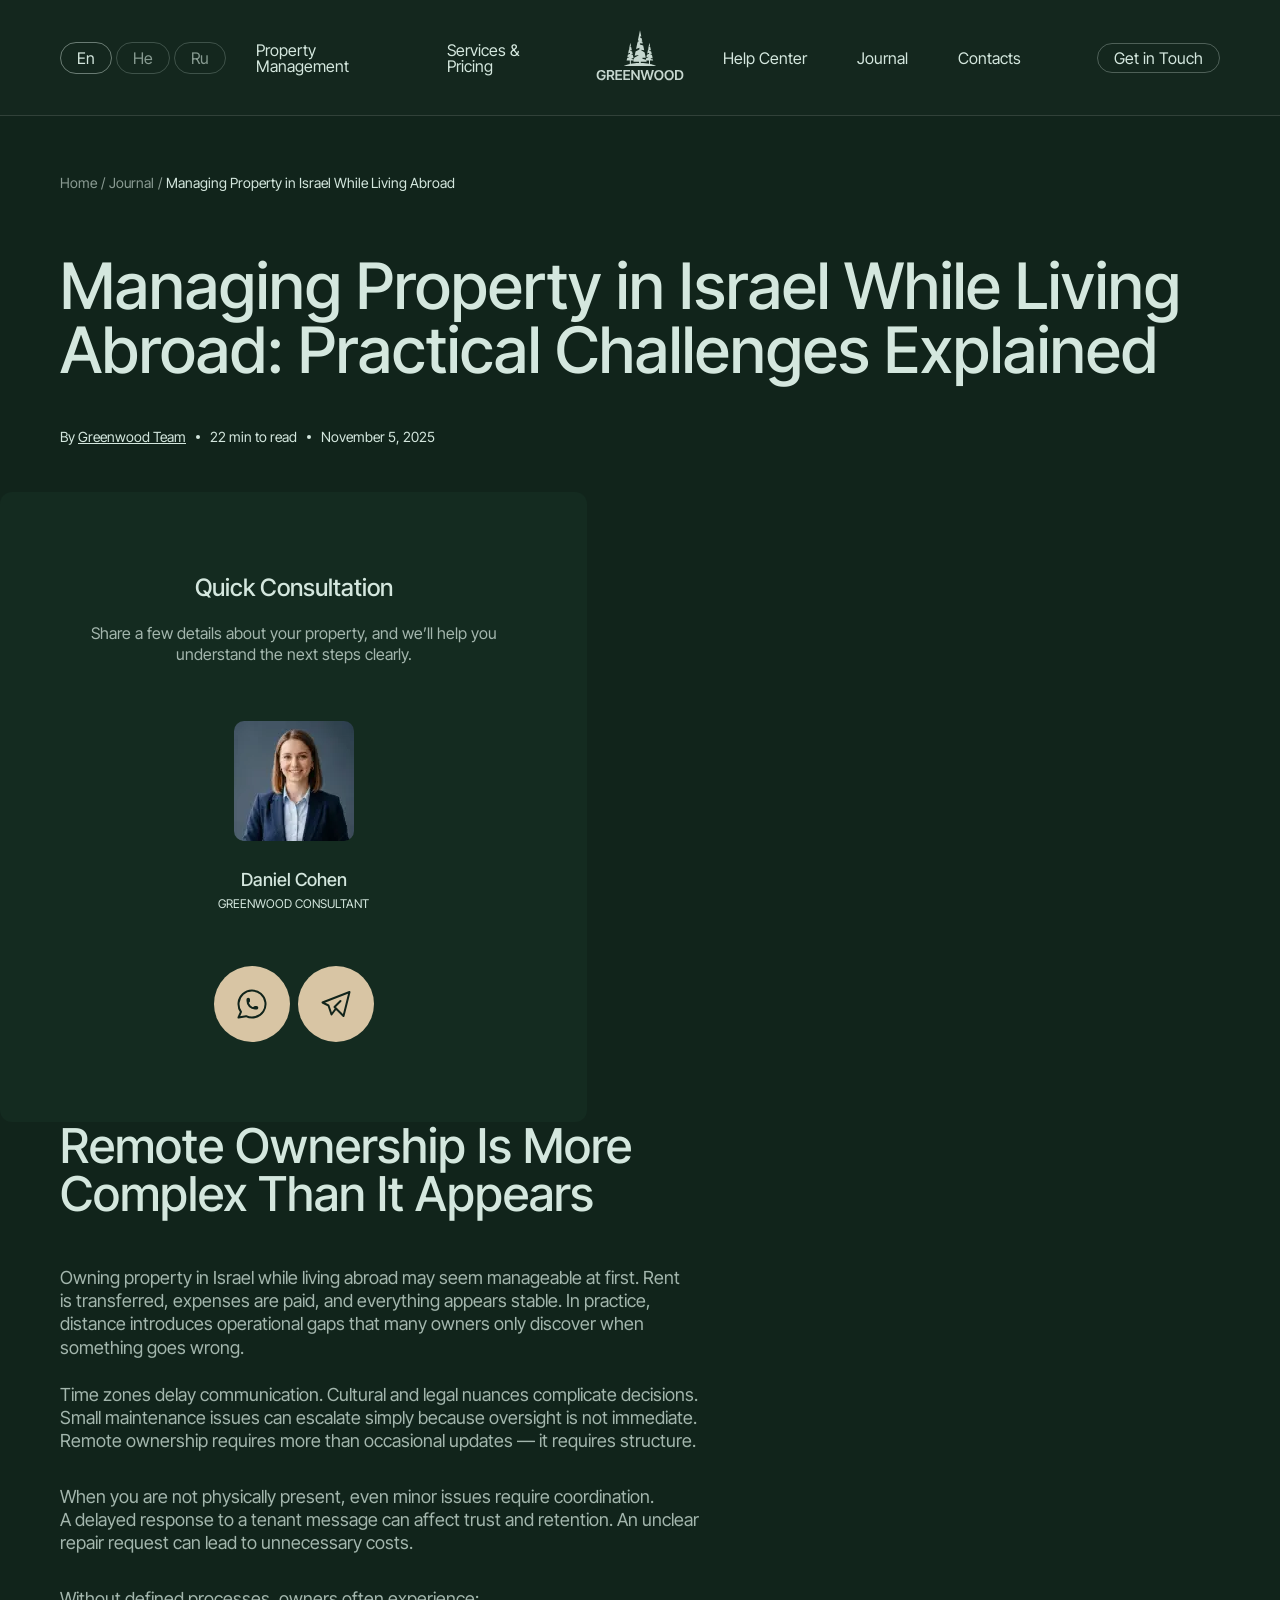
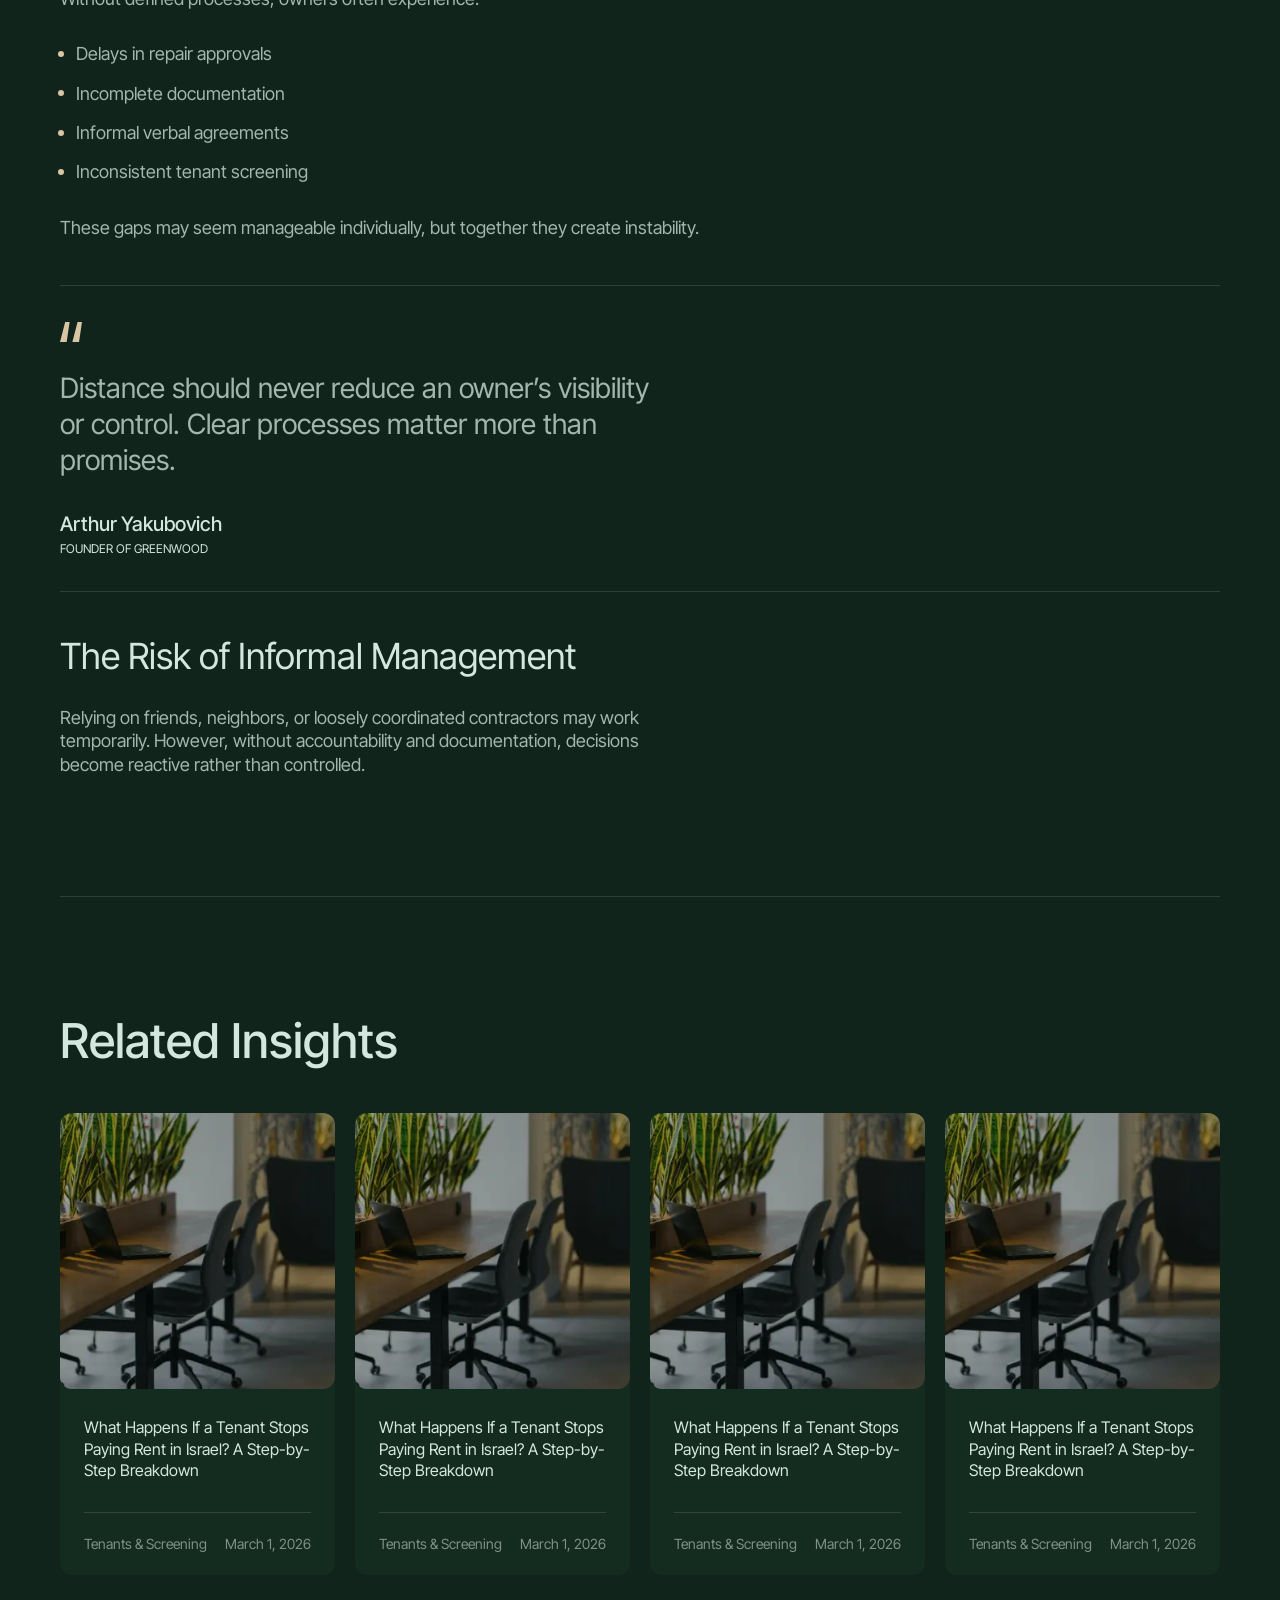
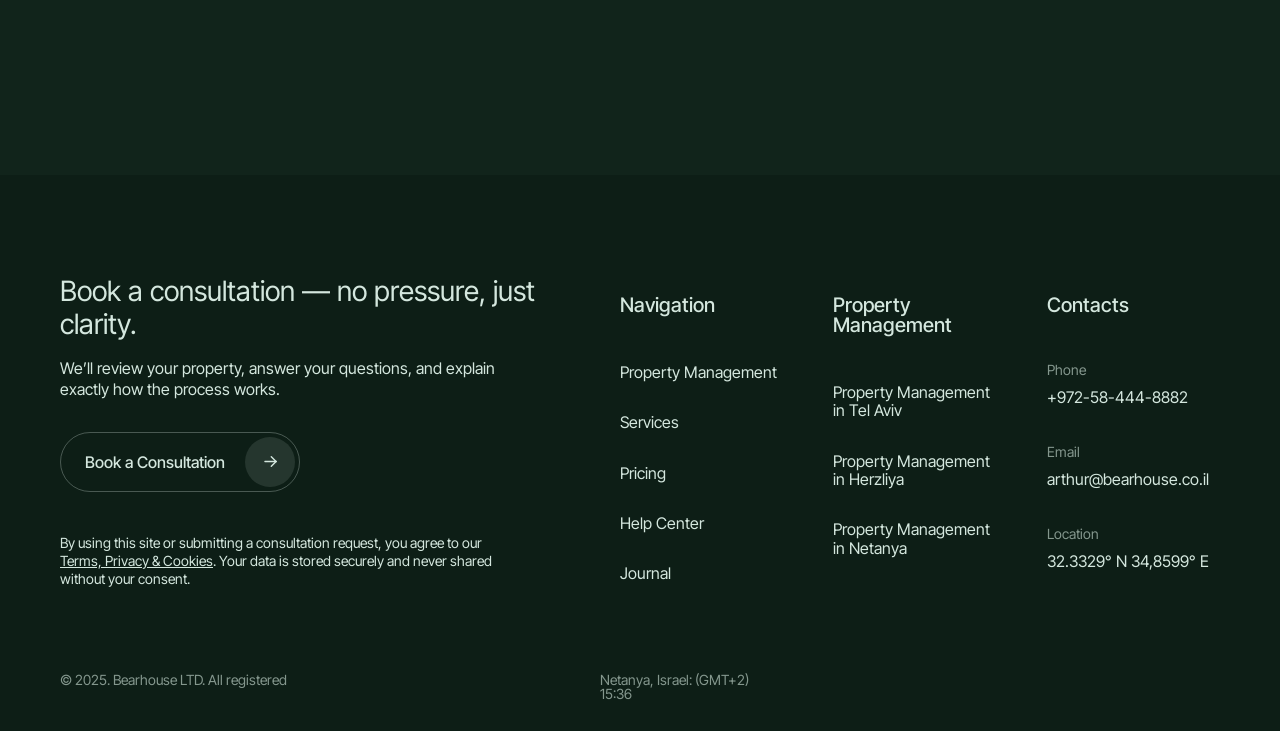
<file: article.html>
<!doctype html><html lang="en" class="page"><head><meta charset="UTF-8"><meta name="viewport" content="width=device-width,initial-scale=1"><link rel="shortcut icon" href="favicon.ico" type="image/x-icon"><meta http-equiv="X-UA-Compatible" content="ie=edge"><meta name="theme-color" content="#111111"><title>Property Management in Israel — Greenwood</title><meta name="description" content="Professional property management services in Israel. Full-service solutions for long-term, short-term, and vacation rentals. Stay in control without being involved."><meta name="keywords" content="property management Israel, rental management Israel, vacation rental Israel, real estate management Israel, landlord services Israel"><meta name="author" content="Greenwood"><meta name="viewport" content="width=device-width,initial-scale=1"><meta property="og:title" content="Property Management in Israel | Greenwood"><meta property="og:description" content="Be in control. Without being involved. Full-service property management in Israel."><meta property="og:type" content="website"><!-- fonts --><link rel="preload" href="/fonts/InterTight-Thin.woff2" as="font" type="font/woff2" crossorigin><link rel="preload" href="/fonts/InterTight-ExtraLight.woff2" as="font" type="font/woff2" crossorigin><link rel="preload" href="/fonts/InterTight-Light.woff2" as="font" type="font/woff2" crossorigin><link rel="preload" href="/fonts/InterTight-Regular.woff2" as="font" type="font/woff2" crossorigin><link rel="preload" href="/fonts/InterTight-Medium.woff2" as="font" type="font/woff2" crossorigin><link rel="preload" href="/fonts/InterTight-SemiBold.woff2" as="font" type="font/woff2" crossorigin><link rel="preload" href="/fonts/InterTight-Bold.woff2" as="font" type="font/woff2" crossorigin><link rel="preload" href="/fonts/InterTight-ExtraBold.woff2" as="font" type="font/woff2" crossorigin><link rel="preload" href="/fonts/InterTight-Black.woff2" as="font" type="font/woff2" crossorigin><!-- ====== --><link rel="canonical" href="https://kostiasav.github.io/greenwood/"><link rel="stylesheet" href="css/vendor.css"><link rel="stylesheet" href="css/main.css"><script defer="defer" src="js/main.js"></script></head><body class="page__body"><div class="site-container"><header class="header"><div class="container"><div class="header__content"><div class="header-left"><div class="lang-switch"><button class="active">En</button> <button>He</button> <button>Ru</button></div><nav class="nav-left"><a href="#">Property Management</a> <a href="#">Services & Pricing</a></nav></div><a href="/" class="header-logo"><img loading="lazy" src="img/svg/logo.svg" class="Greenwood" width="101" height="60" alt="Green Wood"></a><div class="header-right"><nav class="nav-right"><a href="#">Help Center</a> <a href="#">Journal</a> <a href="#">Contacts</a></nav><a href="#" class="btn-outline">Get in Touch</a></div><nav class="header__mobile__nav" data-menu><ul class="header__mobile__nav__main"><li><a href="#">Property Management</a></li><li><a href="#">Services</a></li><li><a href="#">Pricing</a></li><li><a href="#">Help Center</a></li><li><a href="#">Journal</a></li><li><a href="#">Contacts</a></li></ul><ul class="header__mobile__nav__second"><li><a href="#">Property Management in Tel Aviv</a></li><li><a href="#">Property Management in Herzliya</a></li><li><a href="#">Property Management in Netanya</a></li></ul><div class="header__mobile__nav__contact"><a href="tel:972584448882" class="a-phone">+972-58-444-8882</a> <a href="mailto:arthur@bearhouse.co.il" class="a-mail">arthur@bearhouse.co.il</a><div class="socials"><a href="#" class="socials__item"><svg width="36" height="36" viewBox="0 0 36 36" fill="none" xmlns="http://www.w3.org/2000/svg"><g clip-path="url(#clip0_4432_2106)"><path d="M4.5 31.5001L6.975 25.8001C5.08149 23.1122 4.234 19.8256 4.59157 16.5572C4.94913 13.2888 6.48718 10.2633 8.91706 8.04836C11.3469 5.83343 14.5016 4.5814 17.7891 4.52722C21.0765 4.47305 24.2707 5.62047 26.7723 7.75413C29.2738 9.8878 30.9107 12.861 31.3758 16.1159C31.8408 19.3707 31.1021 22.6834 29.2982 25.4322C27.4942 28.1811 24.7492 30.1771 21.5781 31.0457C18.407 31.9144 15.0279 31.5959 12.075 30.1501L4.5 31.5001Z" stroke="#11241B" stroke-width="2" stroke-linecap="round" stroke-linejoin="round"></path><path d="M13.5 15C13.5 15.1989 13.579 15.3897 13.7197 15.5303C13.8603 15.671 14.0511 15.75 14.25 15.75C14.4489 15.75 14.6397 15.671 14.7803 15.5303C14.921 15.3897 15 15.1989 15 15V13.5C15 13.3011 14.921 13.1103 14.7803 12.9697C14.6397 12.829 14.4489 12.75 14.25 12.75C14.0511 12.75 13.8603 12.829 13.7197 12.9697C13.579 13.1103 13.5 13.3011 13.5 13.5V15ZM13.5 15C13.5 16.9891 14.2902 18.8968 15.6967 20.3033C17.1032 21.7098 19.0109 22.5 21 22.5M21 22.5H22.5C22.6989 22.5 22.8897 22.421 23.0303 22.2803C23.171 22.1397 23.25 21.9489 23.25 21.75C23.25 21.5511 23.171 21.3603 23.0303 21.2197C22.8897 21.079 22.6989 21 22.5 21H21C20.8011 21 20.6103 21.079 20.4697 21.2197C20.329 21.3603 20.25 21.5511 20.25 21.75C20.25 21.9489 20.329 22.1397 20.4697 22.2803C20.6103 22.421 20.8011 22.5 21 22.5Z" stroke="#11241B" stroke-width="2" stroke-linecap="round" stroke-linejoin="round"></path></g><defs><clipPath id="clip0_4432_2106"><rect width="36" height="36" fill="white"></rect></clipPath></defs></svg> </a><a href="#" class="socials__item"><svg width="36" height="36" viewBox="0 0 36 36" fill="none" xmlns="http://www.w3.org/2000/svg"><g clip-path="url(#clip0_4432_441)"><path d="M22.5 15L16.5 21L25.5 30L31.5 6L4.5 16.5L10.5 19.5L13.5 28.5L18 22.5" stroke="#11241B" stroke-width="2" stroke-linecap="round" stroke-linejoin="round"></path></g><defs><clipPath id="clip0_4432_441"><rect width="36" height="36" fill="white"></rect></clipPath></defs></svg></a></div></div></nav><div class="burger__wrapper"><button class="btn-reset burger" aria-label="Open Burger" aria-expanded="false" data-burger><span class="burger__line"></span></button></div></div></div></header><main class="main"><section class="header-section header-article"><div class="container"><div class="header-section__content"><div class="breadcrumbs"><a href="/" class="breadcrumbs__item">Home</a> <span class="breadcrumbs__separator">/</span> <a href="/" class="breadcrumbs__item">Journal</a> <span class="breadcrumbs__separator">/</span> <a href="#" class="breadcrumbs__item breadcrumbs__item--active">Managing Property in Israel While Living Abroad</a></div><h1 class="header-section-title">Managing Property in Israel While Living Abroad: Practical Challenges Explained</h1><div class="article__stat"><span>By <span class="underline">Greenwood Team</span></span> <span>22 min to read</span> <span>November 5, 2025</span></div></div></div></section><section class="consult__block"><h2 class="consult__block-title">Quick Consultation</h2><p class="consult__block-description">Share a few details about your property, and we’ll help you understand the next steps clearly.</p><img src="img/consult-default.webp" alt="Daniel Cohen" class="consult__block-avatar"><h3 class="consult__block-name">Daniel Cohen</h3><p class="consult__block-position">Greenwood Consultant</p><div class="consult__block__socials"><a href="#" class="consult__block__social"><svg width="36" height="36" viewBox="0 0 36 36" fill="none" xmlns="http://www.w3.org/2000/svg"><g clip-path="url(#clip0_4527_1633)"><path d="M4.5 31.5L6.975 25.8C5.08149 23.112 4.234 19.8255 4.59157 16.5571C4.94913 13.2887 6.48718 10.2632 8.91706 8.04823C11.3469 5.83331 14.5016 4.58127 17.7891 4.5271C21.0765 4.47293 24.2707 5.62035 26.7723 7.75401C29.2738 9.88768 30.9107 12.8609 31.3758 16.1158C31.8408 19.3706 31.1021 22.6833 29.2982 25.4321C27.4942 28.1809 24.7492 30.177 21.5781 31.0456C18.407 31.9143 15.0279 31.5958 12.075 30.15L4.5 31.5Z" stroke="#11241B" stroke-width="2" stroke-linecap="round" stroke-linejoin="round"/><path d="M13.5 15C13.5 15.1989 13.579 15.3897 13.7197 15.5303C13.8603 15.671 14.0511 15.75 14.25 15.75C14.4489 15.75 14.6397 15.671 14.7803 15.5303C14.921 15.3897 15 15.1989 15 15V13.5C15 13.3011 14.921 13.1103 14.7803 12.9697C14.6397 12.829 14.4489 12.75 14.25 12.75C14.0511 12.75 13.8603 12.829 13.7197 12.9697C13.579 13.1103 13.5 13.3011 13.5 13.5V15ZM13.5 15C13.5 16.9891 14.2902 18.8968 15.6967 20.3033C17.1032 21.7098 19.0109 22.5 21 22.5M21 22.5H22.5C22.6989 22.5 22.8897 22.421 23.0303 22.2803C23.171 22.1397 23.25 21.9489 23.25 21.75C23.25 21.5511 23.171 21.3603 23.0303 21.2197C22.8897 21.079 22.6989 21 22.5 21H21C20.8011 21 20.6103 21.079 20.4697 21.2197C20.329 21.3603 20.25 21.5511 20.25 21.75C20.25 21.9489 20.329 22.1397 20.4697 22.2803C20.6103 22.421 20.8011 22.5 21 22.5Z" stroke="#11241B" stroke-width="2" stroke-linecap="round" stroke-linejoin="round"/></g><defs><clipPath id="clip0_4527_1633"><rect width="36" height="36" fill="white"/></clipPath></defs></svg> </a><a href="#" class="consult__block__social"><svg width="36" height="36" viewBox="0 0 36 36" fill="none" xmlns="http://www.w3.org/2000/svg"><g clip-path="url(#clip0_4527_102)"><path d="M22.5 15L16.5 21L25.5 30L31.5 6L4.5 16.5L10.5 19.5L13.5 28.5L18 22.5" stroke="#11241B" stroke-width="2" stroke-linecap="round" stroke-linejoin="round"/></g><defs><clipPath id="clip0_4527_102"><rect width="36" height="36" fill="white"/></clipPath></defs></svg></a></div></section><section class="article-content"><div class="container"><div class="article__content"><h2>Remote Ownership Is More<br>Complex Than It Appears</h2><p>Owning property in Israel while living abroad may seem manageable at first. Rent is transferred, expenses are paid, and everything appears stable. In practice, distance introduces operational gaps that many owners only discover when something goes wrong.<br><br>Time zones delay communication. Cultural and legal nuances complicate decisions. Small maintenance issues can escalate simply because oversight is not immediate. Remote ownership requires more than occasional updates — it requires structure.</p><p>When you are not physically present, even minor issues require coordination. A delayed response to a tenant message can affect trust and retention. An unclear repair request can lead to unnecessary costs.</p><p>Without defined processes, owners often experience:</p><ul><li>Delays in repair approvals</li><li>Incomplete documentation</li><li>Informal verbal agreements</li><li>Inconsistent tenant screening</li></ul><p>These gaps may seem manageable individually, but together they create instability.</p><div class="quote"><svg width="22" height="20" viewBox="0 0 22 20" fill="none" xmlns="http://www.w3.org/2000/svg"><path d="M0 20L5.18043 0H9.6208L6.66055 20H0ZM12.3792 20L17.5596 0H22L19.0398 20H12.3792Z" fill="#D8C5A4"/></svg><h2>Distance should never reduce an owner’s visibility or control. Clear processes matter more than promises.</h2><h3>Arthur Yakubovich</h3><p>Founder of Greenwood</p></div><h3>The Risk of Informal Management</h3><p>Relying on friends, neighbors, or loosely coordinated contractors may work temporarily. However, without accountability and documentation, decisions become reactive rather than controlled.</p></div></div></section><section class="articles-list"><div class="container"><div class="articles-list__content"><h2 class="section-title">Related Insights</h2><ul class="articles__list"><li class="blog__item"><img src="img/blog-1.webp" alt="What Happens If a Tenant Stops Paying Rent in Israel? A Step-by-Step Breakdown" class="blog__item-image"><div class="blog__item__content"><h3 class="blog__item-title"><a href="#">What Happens If a Tenant Stops Paying Rent in Israel? A Step-by-Step Breakdown</a></h3><div class="blog__item__bottom"><span class="blog__item__category">Tenants &amp; Screening</span> <span class="blog__item__date">March 1, 2026</span></div></div></li><li class="blog__item"><img src="img/blog-1.webp" alt="What Happens If a Tenant Stops Paying Rent in Israel? A Step-by-Step Breakdown" class="blog__item-image"><div class="blog__item__content"><h3 class="blog__item-title"><a href="#">What Happens If a Tenant Stops Paying Rent in Israel? A Step-by-Step Breakdown</a></h3><div class="blog__item__bottom"><span class="blog__item__category">Tenants &amp; Screening</span> <span class="blog__item__date">March 1, 2026</span></div></div></li><li class="blog__item"><img src="img/blog-1.webp" alt="What Happens If a Tenant Stops Paying Rent in Israel? A Step-by-Step Breakdown" class="blog__item-image"><div class="blog__item__content"><h3 class="blog__item-title"><a href="#">What Happens If a Tenant Stops Paying Rent in Israel? A Step-by-Step Breakdown</a></h3><div class="blog__item__bottom"><span class="blog__item__category">Tenants &amp; Screening</span> <span class="blog__item__date">March 1, 2026</span></div></div></li><li class="blog__item"><img src="img/blog-1.webp" alt="What Happens If a Tenant Stops Paying Rent in Israel? A Step-by-Step Breakdown" class="blog__item-image"><div class="blog__item__content"><h3 class="blog__item-title"><a href="#">What Happens If a Tenant Stops Paying Rent in Israel? A Step-by-Step Breakdown</a></h3><div class="blog__item__bottom"><span class="blog__item__category">Tenants &amp; Screening</span> <span class="blog__item__date">March 1, 2026</span></div></div></li></ul></div></div></section></main><footer class="footer"><div class="container"><div class="footer__top"><div class="footer__col__main"><h2 class="footer-main-title">Book a consultation — no pressure, just clarity.</h2><p class="footer-main-subtitle">We’ll review your property, answer your questions, and explain exactly how the process works.</p><a href="#" class="btn--white"><span>Book a Consultation</span><div class="icon"><img loading="lazy" src="img/svg/arrow-btn--white.svg" class="btn--standard--icon" width="19" height="19" alt="Get Started"></div></a><p class="footer-main-desc">By using this site or submitting a consultation request, you agree to our <a href="#">Terms, Privacy & Cookies</a>. Your data is stored securely and never shared without your consent.</p></div><div class="footer__col"><h3 class="footer__col-title">Navigation</h3><ul class="footer__col__list"><li><a href="#">Property Management</a></li><li><a href="#">Services</a></li><li><a href="#">Pricing</a></li><li><a href="#">Help Center</a></li><li><a href="#">Journal</a></li></ul></div><div class="footer__col mobile"><h3 class="footer__col-title">Property Management</h3><ul class="footer__col__list"><li><a href="#">Property Management in Tel Aviv</a></li><li><a href="#">Property Management in Herzliya</a></li><li><a href="#">Property Management in Netanya</a></li></ul></div><div class="footer__col mobile"><h3 class="footer__col-title">Contacts</h3><ul class="footer__col__list mt-mobile"><li class="footer__col__list-phone"><h4>Phone</h4><span><a href="tel:972584448882">+972-58-444-8882</a></span></li><li class="footer__col__list-email"><h4>Email</h4><span><a href="mailto:arthur@bearhouse.co.il">arthur@bearhouse.co.il</a></span></li><li class="footer__col__list-location"><h4>Location</h4><span>32.3329° N 34,8599° E</span></li></ul></div><div class="footer__col mobile pc"><p class="footer-main-desc">By using this site or submitting a consultation request, you agree to our <a href="#">Terms, Privacy & Cookies</a>. Your data is stored securely and never shared without your consent.</p></div></div><div class="footer__bottom"><span>© 2025. Bearhouse LTD. All registered</span><span>Netanya, Israel: (GMT+2) 15:36</span></div></div></footer></div></body></html>
</file>
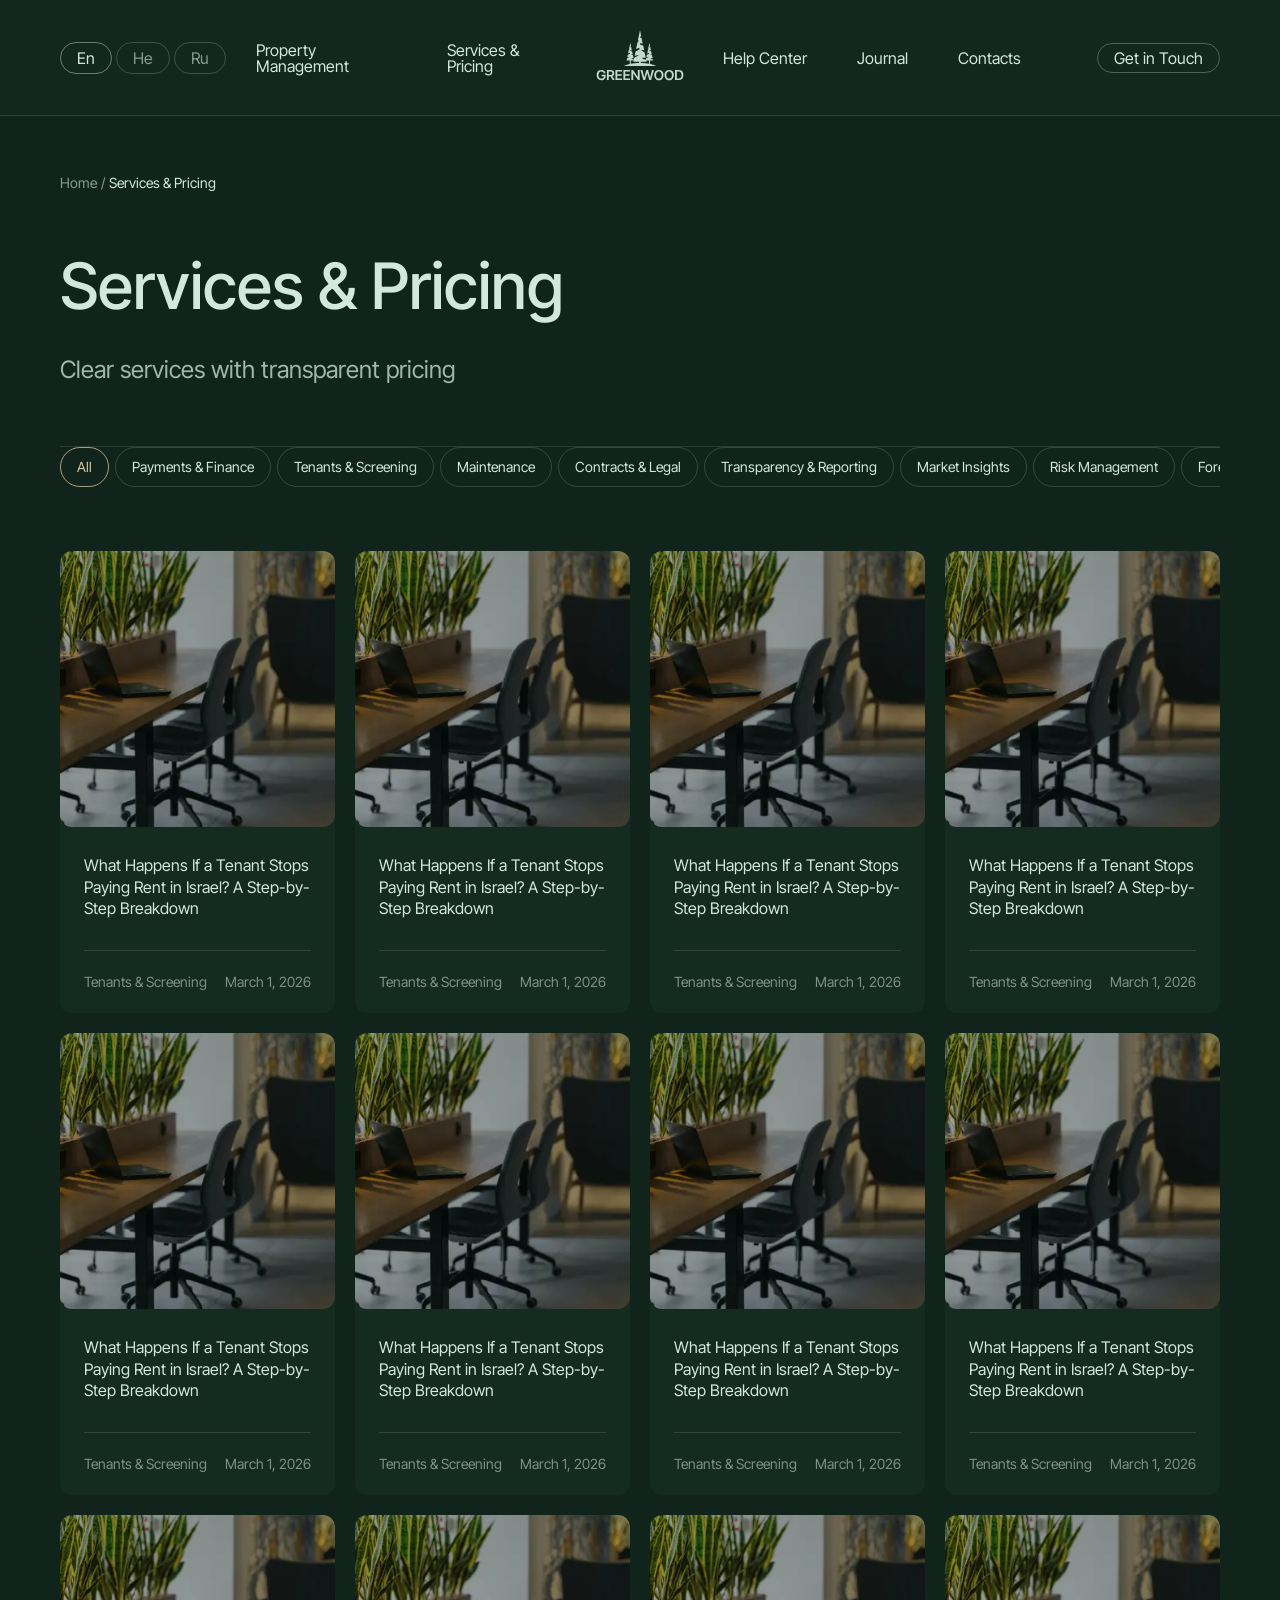
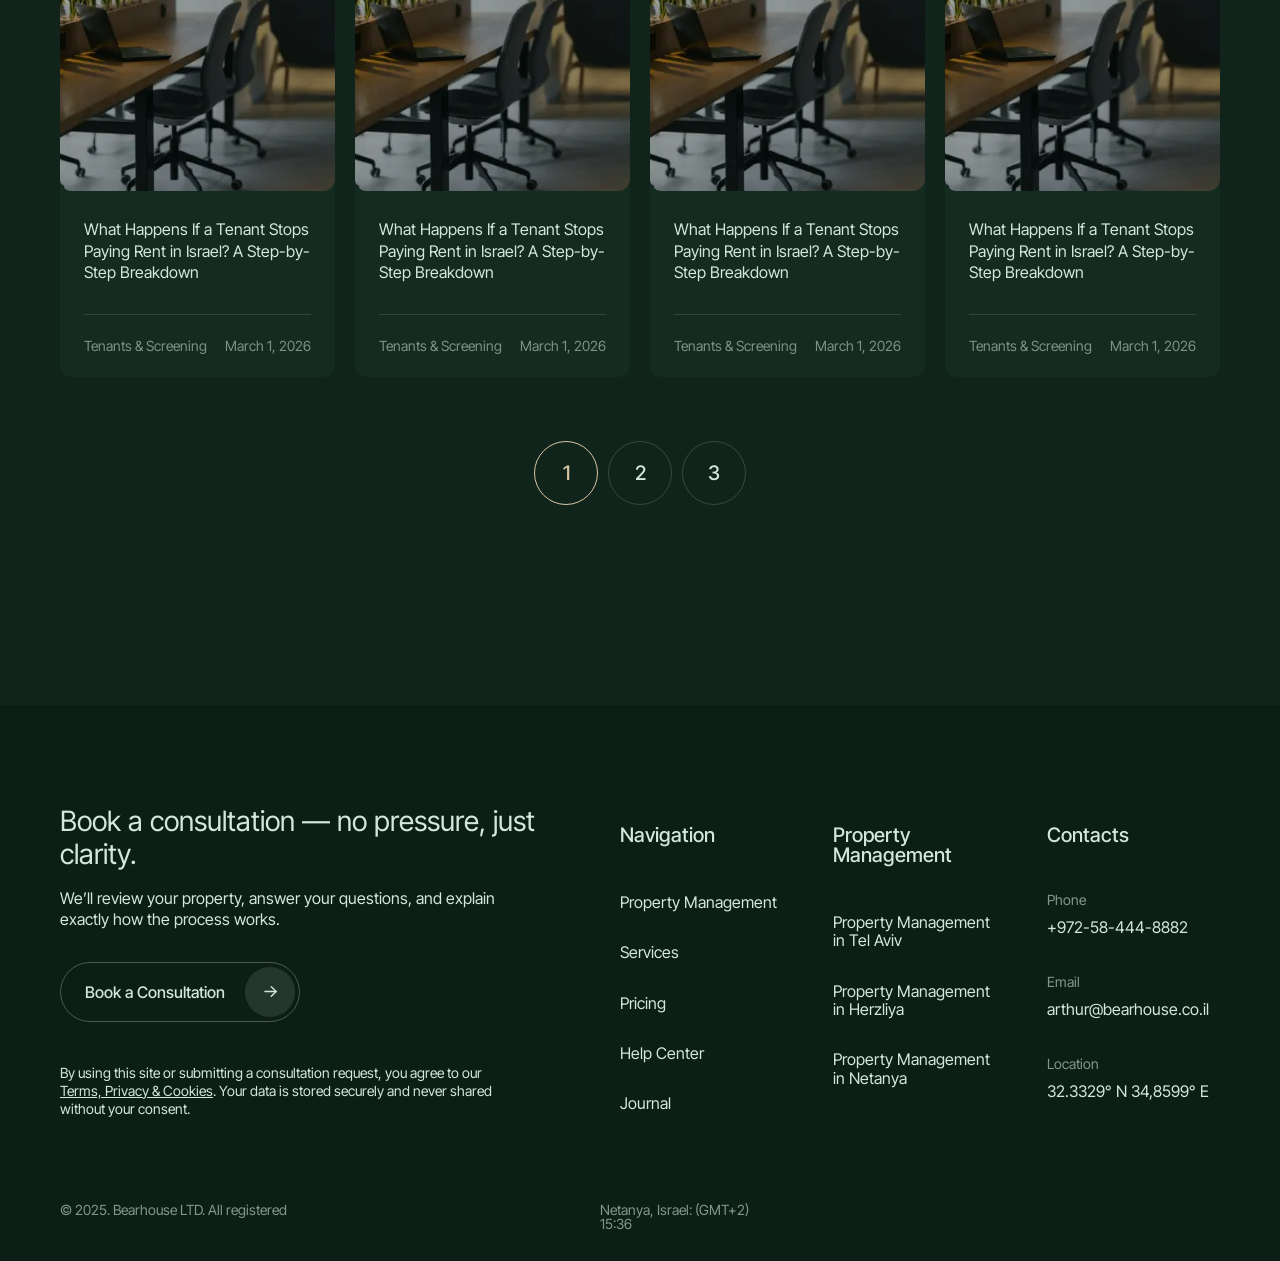
<file: blog.html>
<!doctype html><html lang="en" class="page"><head><meta charset="UTF-8"><meta name="viewport" content="width=device-width,initial-scale=1"><link rel="shortcut icon" href="favicon.ico" type="image/x-icon"><meta http-equiv="X-UA-Compatible" content="ie=edge"><meta name="theme-color" content="#111111"><title>Property Management in Israel — Greenwood</title><meta name="description" content="Professional property management services in Israel. Full-service solutions for long-term, short-term, and vacation rentals. Stay in control without being involved."><meta name="keywords" content="property management Israel, rental management Israel, vacation rental Israel, real estate management Israel, landlord services Israel"><meta name="author" content="Greenwood"><meta name="viewport" content="width=device-width,initial-scale=1"><meta property="og:title" content="Property Management in Israel | Greenwood"><meta property="og:description" content="Be in control. Without being involved. Full-service property management in Israel."><meta property="og:type" content="website"><!-- fonts --><link rel="preload" href="/fonts/InterTight-Thin.woff2" as="font" type="font/woff2" crossorigin><link rel="preload" href="/fonts/InterTight-ExtraLight.woff2" as="font" type="font/woff2" crossorigin><link rel="preload" href="/fonts/InterTight-Light.woff2" as="font" type="font/woff2" crossorigin><link rel="preload" href="/fonts/InterTight-Regular.woff2" as="font" type="font/woff2" crossorigin><link rel="preload" href="/fonts/InterTight-Medium.woff2" as="font" type="font/woff2" crossorigin><link rel="preload" href="/fonts/InterTight-SemiBold.woff2" as="font" type="font/woff2" crossorigin><link rel="preload" href="/fonts/InterTight-Bold.woff2" as="font" type="font/woff2" crossorigin><link rel="preload" href="/fonts/InterTight-ExtraBold.woff2" as="font" type="font/woff2" crossorigin><link rel="preload" href="/fonts/InterTight-Black.woff2" as="font" type="font/woff2" crossorigin><!-- ====== --><link rel="canonical" href="https://kostiasav.github.io/greenwood/"><link rel="stylesheet" href="css/vendor.css"><link rel="stylesheet" href="css/main.css"><script defer="defer" src="js/main.js"></script></head><body class="page__body"><div class="site-container"><header class="header"><div class="container"><div class="header__content"><div class="header-left"><div class="lang-switch"><button class="active">En</button> <button>He</button> <button>Ru</button></div><nav class="nav-left"><a href="#">Property Management</a> <a href="#">Services & Pricing</a></nav></div><a href="/" class="header-logo"><img loading="lazy" src="img/svg/logo.svg" class="Greenwood" width="101" height="60" alt="Green Wood"></a><div class="header-right"><nav class="nav-right"><a href="#">Help Center</a> <a href="#">Journal</a> <a href="#">Contacts</a></nav><a href="#" class="btn-outline">Get in Touch</a></div><nav class="header__mobile__nav" data-menu><ul class="header__mobile__nav__main"><li><a href="#">Property Management</a></li><li><a href="#">Services</a></li><li><a href="#">Pricing</a></li><li><a href="#">Help Center</a></li><li><a href="#">Journal</a></li><li><a href="#">Contacts</a></li></ul><ul class="header__mobile__nav__second"><li><a href="#">Property Management in Tel Aviv</a></li><li><a href="#">Property Management in Herzliya</a></li><li><a href="#">Property Management in Netanya</a></li></ul><div class="header__mobile__nav__contact"><a href="tel:972584448882" class="a-phone">+972-58-444-8882</a> <a href="mailto:arthur@bearhouse.co.il" class="a-mail">arthur@bearhouse.co.il</a><div class="socials"><a href="#" class="socials__item"><svg width="36" height="36" viewBox="0 0 36 36" fill="none" xmlns="http://www.w3.org/2000/svg"><g clip-path="url(#clip0_4432_2106)"><path d="M4.5 31.5001L6.975 25.8001C5.08149 23.1122 4.234 19.8256 4.59157 16.5572C4.94913 13.2888 6.48718 10.2633 8.91706 8.04836C11.3469 5.83343 14.5016 4.5814 17.7891 4.52722C21.0765 4.47305 24.2707 5.62047 26.7723 7.75413C29.2738 9.8878 30.9107 12.861 31.3758 16.1159C31.8408 19.3707 31.1021 22.6834 29.2982 25.4322C27.4942 28.1811 24.7492 30.1771 21.5781 31.0457C18.407 31.9144 15.0279 31.5959 12.075 30.1501L4.5 31.5001Z" stroke="#11241B" stroke-width="2" stroke-linecap="round" stroke-linejoin="round"></path><path d="M13.5 15C13.5 15.1989 13.579 15.3897 13.7197 15.5303C13.8603 15.671 14.0511 15.75 14.25 15.75C14.4489 15.75 14.6397 15.671 14.7803 15.5303C14.921 15.3897 15 15.1989 15 15V13.5C15 13.3011 14.921 13.1103 14.7803 12.9697C14.6397 12.829 14.4489 12.75 14.25 12.75C14.0511 12.75 13.8603 12.829 13.7197 12.9697C13.579 13.1103 13.5 13.3011 13.5 13.5V15ZM13.5 15C13.5 16.9891 14.2902 18.8968 15.6967 20.3033C17.1032 21.7098 19.0109 22.5 21 22.5M21 22.5H22.5C22.6989 22.5 22.8897 22.421 23.0303 22.2803C23.171 22.1397 23.25 21.9489 23.25 21.75C23.25 21.5511 23.171 21.3603 23.0303 21.2197C22.8897 21.079 22.6989 21 22.5 21H21C20.8011 21 20.6103 21.079 20.4697 21.2197C20.329 21.3603 20.25 21.5511 20.25 21.75C20.25 21.9489 20.329 22.1397 20.4697 22.2803C20.6103 22.421 20.8011 22.5 21 22.5Z" stroke="#11241B" stroke-width="2" stroke-linecap="round" stroke-linejoin="round"></path></g><defs><clipPath id="clip0_4432_2106"><rect width="36" height="36" fill="white"></rect></clipPath></defs></svg> </a><a href="#" class="socials__item"><svg width="36" height="36" viewBox="0 0 36 36" fill="none" xmlns="http://www.w3.org/2000/svg"><g clip-path="url(#clip0_4432_441)"><path d="M22.5 15L16.5 21L25.5 30L31.5 6L4.5 16.5L10.5 19.5L13.5 28.5L18 22.5" stroke="#11241B" stroke-width="2" stroke-linecap="round" stroke-linejoin="round"></path></g><defs><clipPath id="clip0_4432_441"><rect width="36" height="36" fill="white"></rect></clipPath></defs></svg></a></div></div></nav><div class="burger__wrapper"><button class="btn-reset burger" aria-label="Open Burger" aria-expanded="false" data-burger><span class="burger__line"></span></button></div></div></div></header><main class="main"><section class="header-section"><div class="container"><div class="header-section__content"><div class="breadcrumbs"><a href="/" class="breadcrumbs__item">Home</a> <span class="breadcrumbs__separator">/</span> <a href="#" class="breadcrumbs__item breadcrumbs__item--active">Services & Pricing</a></div><h1 class="header-section-title">Services & Pricing</h1><p class="header-section-description">Clear services with transparent pricing</p></div></div></section><section class="blog"><div class="container"><div class="blog--switchers"><button class="blog--switcher blog--switcher-active">All</button> <button class="blog--switcher">Payments & Finance</button> <button class="blog--switcher">Tenants & Screening</button> <button class="blog--switcher">Maintenance</button> <button class="blog--switcher">Contracts & Legal</button> <button class="blog--switcher">Transparency & Reporting</button> <button class="blog--switcher">Market Insights</button> <button class="blog--switcher">Risk Management</button> <button class="blog--switcher">Foreign Owners</button> <button class="blog--switcher">Property Preparation</button></div><div class="blog__list"><div class="blog__item"><img src="img/blog-1.webp" alt="What Happens If a Tenant Stops Paying Rent in Israel? A Step-by-Step Breakdown" class="blog__item-image"><div class="blog__item__content"><h3 class="blog__item-title"><a href="#">What Happens If a Tenant Stops Paying Rent in Israel? A Step-by-Step Breakdown</a></h3><div class="blog__item__bottom"><span class="blog__item__category">Tenants & Screening</span> <span class="blog__item__date">March 1, 2026</span></div></div></div><div class="blog__item"><img src="img/blog-1.webp" alt="What Happens If a Tenant Stops Paying Rent in Israel? A Step-by-Step Breakdown" class="blog__item-image"><div class="blog__item__content"><h3 class="blog__item-title"><a href="#">What Happens If a Tenant Stops Paying Rent in Israel? A Step-by-Step Breakdown</a></h3><div class="blog__item__bottom"><span class="blog__item__category">Tenants & Screening</span> <span class="blog__item__date">March 1, 2026</span></div></div></div><div class="blog__item"><img src="img/blog-1.webp" alt="What Happens If a Tenant Stops Paying Rent in Israel? A Step-by-Step Breakdown" class="blog__item-image"><div class="blog__item__content"><h3 class="blog__item-title"><a href="#">What Happens If a Tenant Stops Paying Rent in Israel? A Step-by-Step Breakdown</a></h3><div class="blog__item__bottom"><span class="blog__item__category">Tenants & Screening</span> <span class="blog__item__date">March 1, 2026</span></div></div></div><div class="blog__item"><img src="img/blog-1.webp" alt="What Happens If a Tenant Stops Paying Rent in Israel? A Step-by-Step Breakdown" class="blog__item-image"><div class="blog__item__content"><h3 class="blog__item-title"><a href="#">What Happens If a Tenant Stops Paying Rent in Israel? A Step-by-Step Breakdown</a></h3><div class="blog__item__bottom"><span class="blog__item__category">Tenants & Screening</span> <span class="blog__item__date">March 1, 2026</span></div></div></div><div class="blog__item"><img src="img/blog-1.webp" alt="What Happens If a Tenant Stops Paying Rent in Israel? A Step-by-Step Breakdown" class="blog__item-image"><div class="blog__item__content"><h3 class="blog__item-title"><a href="#">What Happens If a Tenant Stops Paying Rent in Israel? A Step-by-Step Breakdown</a></h3><div class="blog__item__bottom"><span class="blog__item__category">Tenants & Screening</span> <span class="blog__item__date">March 1, 2026</span></div></div></div><div class="blog__item"><img src="img/blog-1.webp" alt="What Happens If a Tenant Stops Paying Rent in Israel? A Step-by-Step Breakdown" class="blog__item-image"><div class="blog__item__content"><h3 class="blog__item-title"><a href="#">What Happens If a Tenant Stops Paying Rent in Israel? A Step-by-Step Breakdown</a></h3><div class="blog__item__bottom"><span class="blog__item__category">Tenants & Screening</span> <span class="blog__item__date">March 1, 2026</span></div></div></div><div class="blog__item"><img src="img/blog-1.webp" alt="What Happens If a Tenant Stops Paying Rent in Israel? A Step-by-Step Breakdown" class="blog__item-image"><div class="blog__item__content"><h3 class="blog__item-title"><a href="#">What Happens If a Tenant Stops Paying Rent in Israel? A Step-by-Step Breakdown</a></h3><div class="blog__item__bottom"><span class="blog__item__category">Tenants & Screening</span> <span class="blog__item__date">March 1, 2026</span></div></div></div><div class="blog__item"><img src="img/blog-1.webp" alt="What Happens If a Tenant Stops Paying Rent in Israel? A Step-by-Step Breakdown" class="blog__item-image"><div class="blog__item__content"><h3 class="blog__item-title"><a href="#">What Happens If a Tenant Stops Paying Rent in Israel? A Step-by-Step Breakdown</a></h3><div class="blog__item__bottom"><span class="blog__item__category">Tenants & Screening</span> <span class="blog__item__date">March 1, 2026</span></div></div></div><div class="blog__item"><img src="img/blog-1.webp" alt="What Happens If a Tenant Stops Paying Rent in Israel? A Step-by-Step Breakdown" class="blog__item-image"><div class="blog__item__content"><h3 class="blog__item-title"><a href="#">What Happens If a Tenant Stops Paying Rent in Israel? A Step-by-Step Breakdown</a></h3><div class="blog__item__bottom"><span class="blog__item__category">Tenants & Screening</span> <span class="blog__item__date">March 1, 2026</span></div></div></div><div class="blog__item"><img src="img/blog-1.webp" alt="What Happens If a Tenant Stops Paying Rent in Israel? A Step-by-Step Breakdown" class="blog__item-image"><div class="blog__item__content"><h3 class="blog__item-title"><a href="#">What Happens If a Tenant Stops Paying Rent in Israel? A Step-by-Step Breakdown</a></h3><div class="blog__item__bottom"><span class="blog__item__category">Tenants & Screening</span> <span class="blog__item__date">March 1, 2026</span></div></div></div><div class="blog__item"><img src="img/blog-1.webp" alt="What Happens If a Tenant Stops Paying Rent in Israel? A Step-by-Step Breakdown" class="blog__item-image"><div class="blog__item__content"><h3 class="blog__item-title"><a href="#">What Happens If a Tenant Stops Paying Rent in Israel? A Step-by-Step Breakdown</a></h3><div class="blog__item__bottom"><span class="blog__item__category">Tenants & Screening</span> <span class="blog__item__date">March 1, 2026</span></div></div></div><div class="blog__item"><img src="img/blog-1.webp" alt="What Happens If a Tenant Stops Paying Rent in Israel? A Step-by-Step Breakdown" class="blog__item-image"><div class="blog__item__content"><h3 class="blog__item-title"><a href="#">What Happens If a Tenant Stops Paying Rent in Israel? A Step-by-Step Breakdown</a></h3><div class="blog__item__bottom"><span class="blog__item__category">Tenants & Screening</span> <span class="blog__item__date">March 1, 2026</span></div></div></div></div><div class="blog__pagination"><button class="blog__pagination-btn blog__pagination-btn-active">1</button> <button class="blog__pagination-btn">2</button> <button class="blog__pagination-btn">3</button></div></div></section></main><footer class="footer"><div class="container"><div class="footer__top"><div class="footer__col__main"><h2 class="footer-main-title">Book a consultation — no pressure, just clarity.</h2><p class="footer-main-subtitle">We’ll review your property, answer your questions, and explain exactly how the process works.</p><a href="#" class="btn--white"><span>Book a Consultation</span><div class="icon"><img loading="lazy" src="img/svg/arrow-btn--white.svg" class="btn--standard--icon" width="19" height="19" alt="Get Started"></div></a><p class="footer-main-desc">By using this site or submitting a consultation request, you agree to our <a href="#">Terms, Privacy & Cookies</a>. Your data is stored securely and never shared without your consent.</p></div><div class="footer__col"><h3 class="footer__col-title">Navigation</h3><ul class="footer__col__list"><li><a href="#">Property Management</a></li><li><a href="#">Services</a></li><li><a href="#">Pricing</a></li><li><a href="#">Help Center</a></li><li><a href="#">Journal</a></li></ul></div><div class="footer__col mobile"><h3 class="footer__col-title">Property Management</h3><ul class="footer__col__list"><li><a href="#">Property Management in Tel Aviv</a></li><li><a href="#">Property Management in Herzliya</a></li><li><a href="#">Property Management in Netanya</a></li></ul></div><div class="footer__col mobile"><h3 class="footer__col-title">Contacts</h3><ul class="footer__col__list mt-mobile"><li class="footer__col__list-phone"><h4>Phone</h4><span><a href="tel:972584448882">+972-58-444-8882</a></span></li><li class="footer__col__list-email"><h4>Email</h4><span><a href="mailto:arthur@bearhouse.co.il">arthur@bearhouse.co.il</a></span></li><li class="footer__col__list-location"><h4>Location</h4><span>32.3329° N 34,8599° E</span></li></ul></div><div class="footer__col mobile pc"><p class="footer-main-desc">By using this site or submitting a consultation request, you agree to our <a href="#">Terms, Privacy & Cookies</a>. Your data is stored securely and never shared without your consent.</p></div></div><div class="footer__bottom"><span>© 2025. Bearhouse LTD. All registered</span><span>Netanya, Israel: (GMT+2) 15:36</span></div></div></footer></div></body></html>
</file>
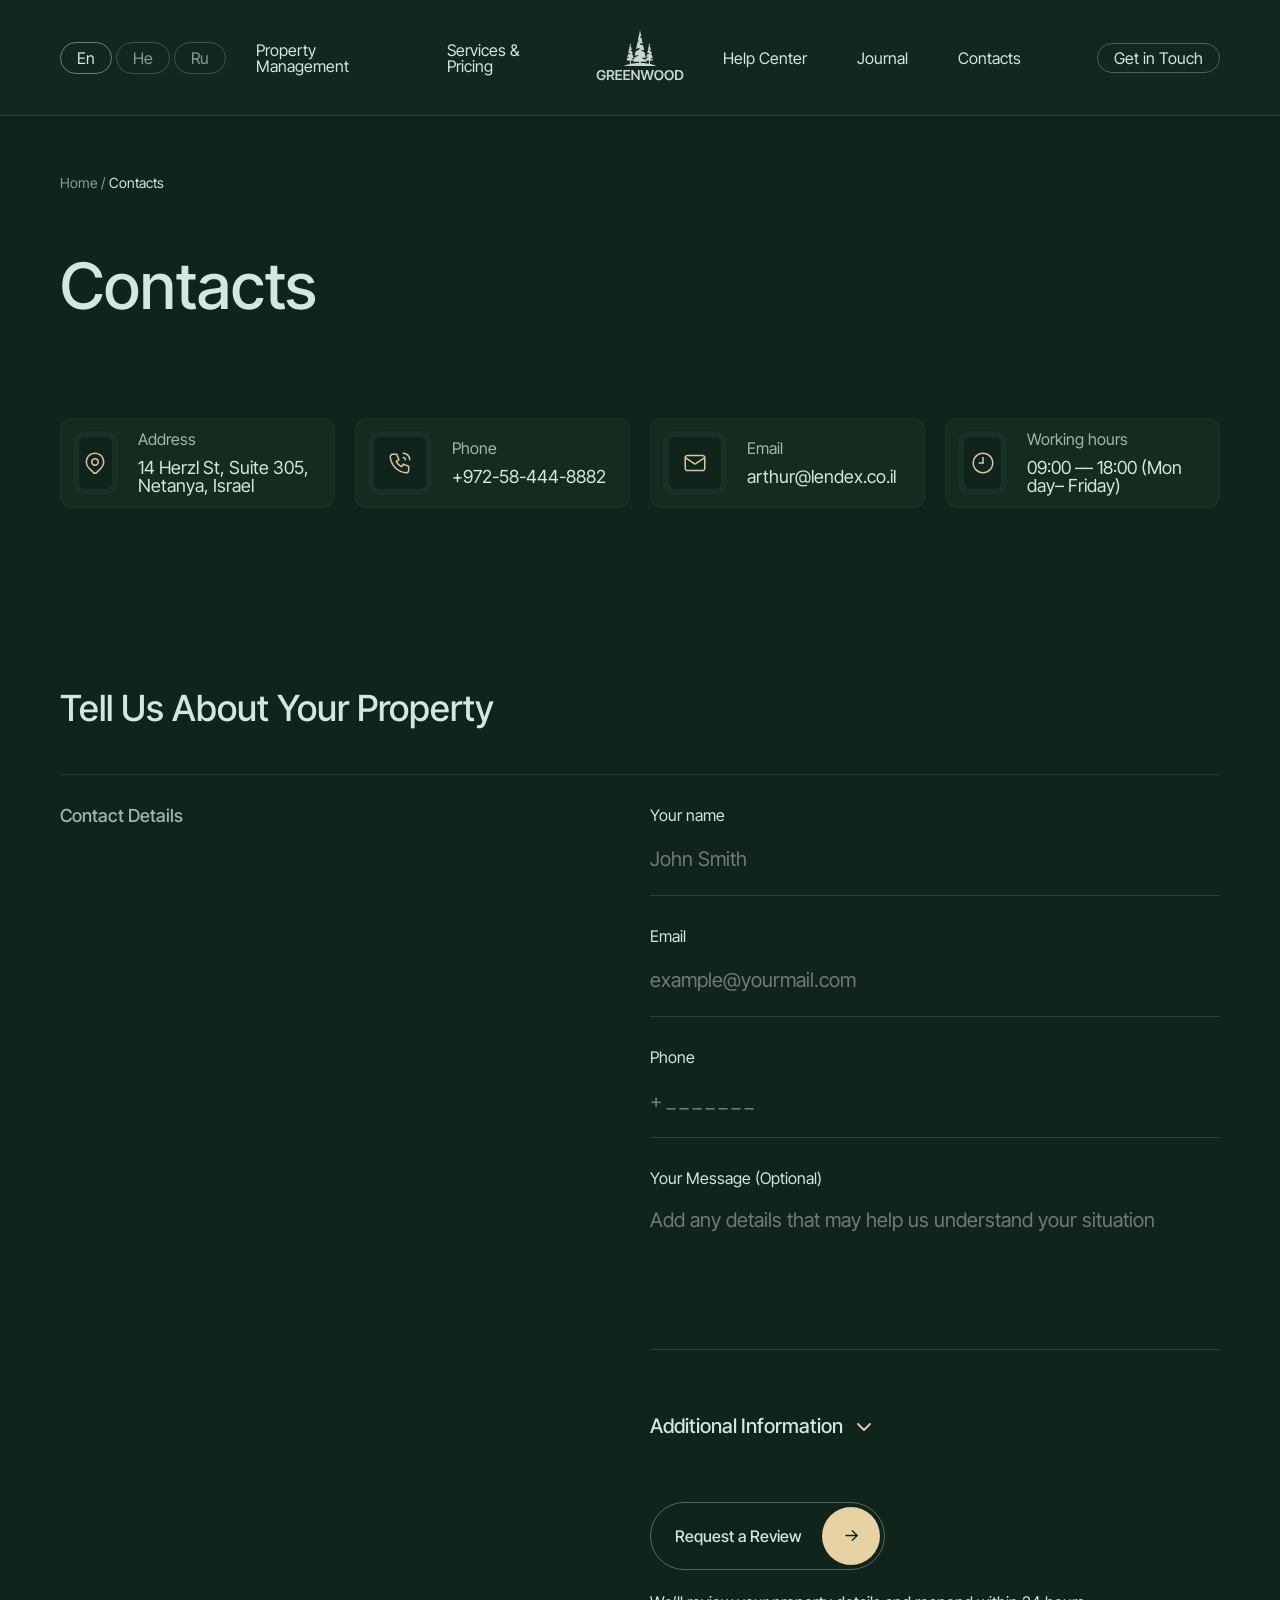
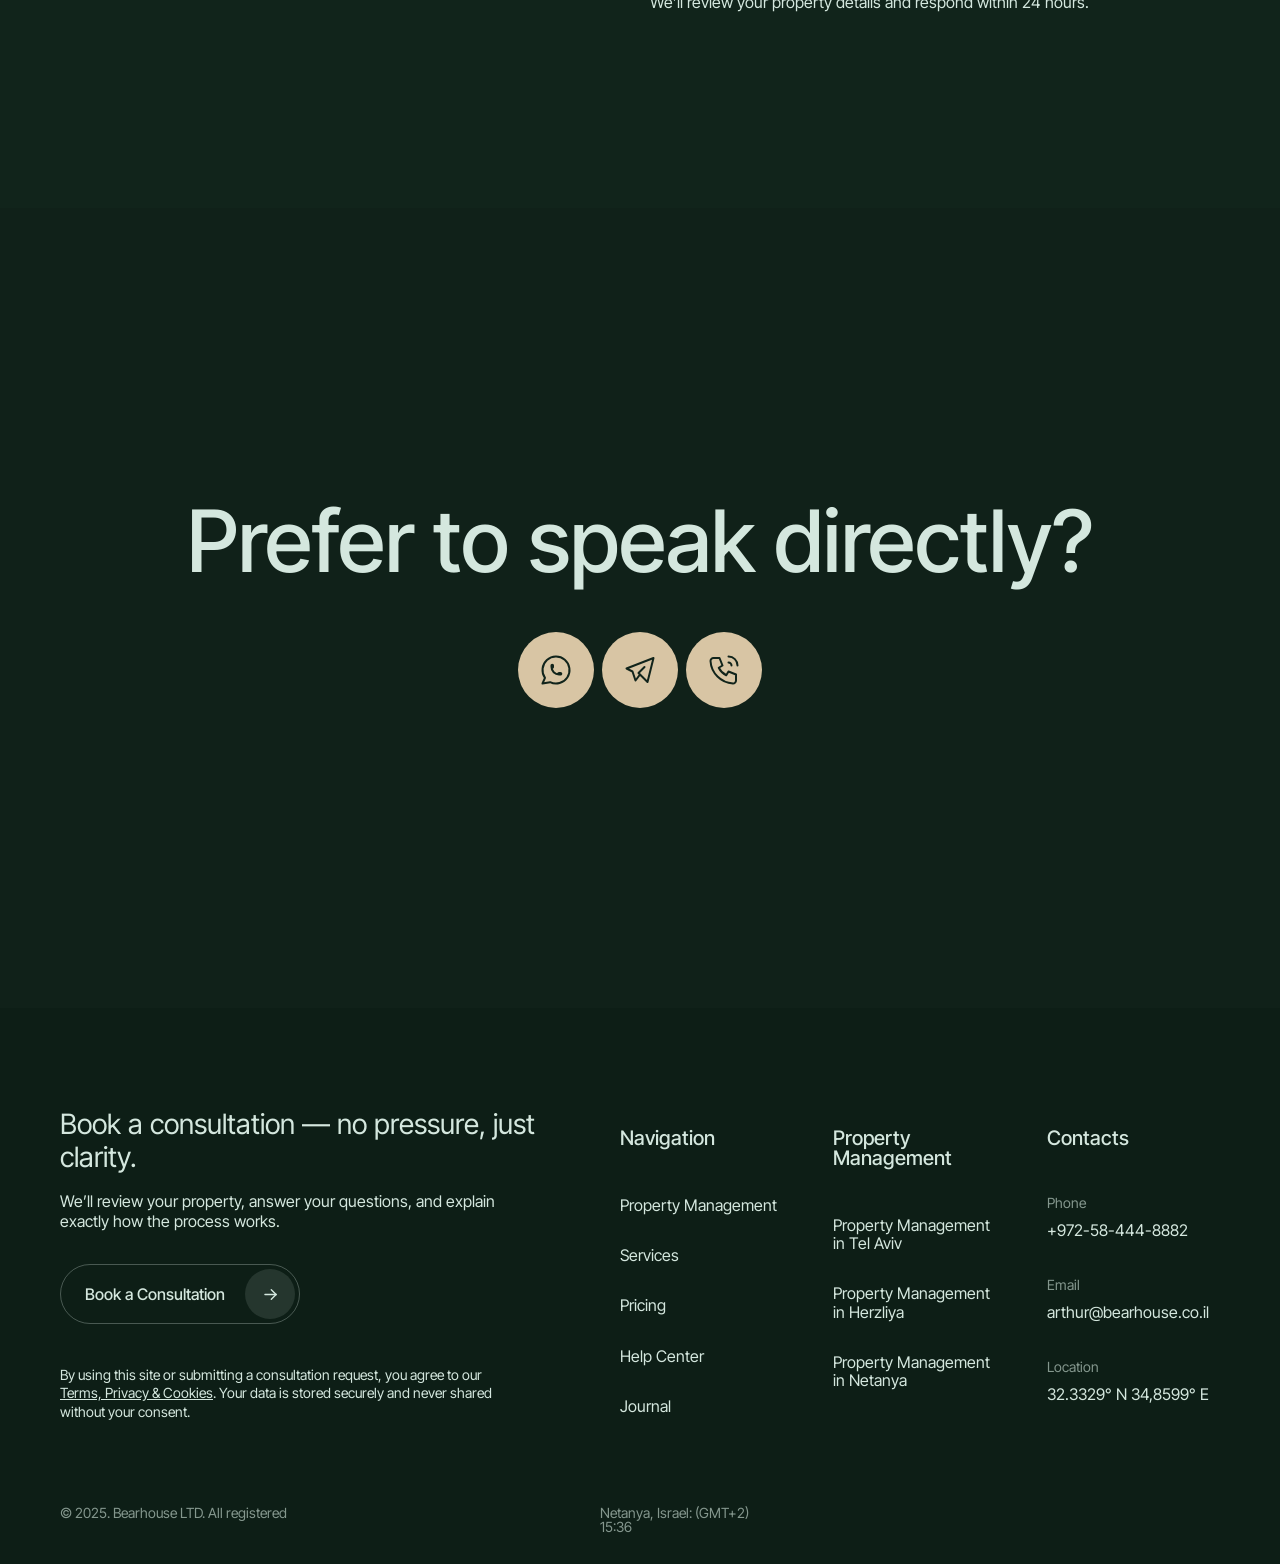
<file: contacts.html>
<!doctype html><html lang="en" class="page"><head><meta charset="UTF-8"><meta name="viewport" content="width=device-width,initial-scale=1"><link rel="shortcut icon" href="favicon.ico" type="image/x-icon"><meta http-equiv="X-UA-Compatible" content="ie=edge"><meta name="theme-color" content="#111111"><title>Property Management in Israel — Greenwood</title><meta name="description" content="Professional property management services in Israel. Full-service solutions for long-term, short-term, and vacation rentals. Stay in control without being involved."><meta name="keywords" content="property management Israel, rental management Israel, vacation rental Israel, real estate management Israel, landlord services Israel"><meta name="author" content="Greenwood"><meta name="viewport" content="width=device-width,initial-scale=1"><meta property="og:title" content="Property Management in Israel | Greenwood"><meta property="og:description" content="Be in control. Without being involved. Full-service property management in Israel."><meta property="og:type" content="website"><!-- fonts --><link rel="preload" href="/fonts/InterTight-Thin.woff2" as="font" type="font/woff2" crossorigin><link rel="preload" href="/fonts/InterTight-ExtraLight.woff2" as="font" type="font/woff2" crossorigin><link rel="preload" href="/fonts/InterTight-Light.woff2" as="font" type="font/woff2" crossorigin><link rel="preload" href="/fonts/InterTight-Regular.woff2" as="font" type="font/woff2" crossorigin><link rel="preload" href="/fonts/InterTight-Medium.woff2" as="font" type="font/woff2" crossorigin><link rel="preload" href="/fonts/InterTight-SemiBold.woff2" as="font" type="font/woff2" crossorigin><link rel="preload" href="/fonts/InterTight-Bold.woff2" as="font" type="font/woff2" crossorigin><link rel="preload" href="/fonts/InterTight-ExtraBold.woff2" as="font" type="font/woff2" crossorigin><link rel="preload" href="/fonts/InterTight-Black.woff2" as="font" type="font/woff2" crossorigin><!-- ====== --><link rel="canonical" href="https://kostiasav.github.io/greenwood/"><link rel="stylesheet" href="css/vendor.css"><link rel="stylesheet" href="css/main.css"><script defer="defer" src="js/main.js"></script></head><body class="page__body"><div class="site-container"><header class="header"><div class="container"><div class="header__content"><div class="header-left"><div class="lang-switch"><button class="active">En</button> <button>He</button> <button>Ru</button></div><nav class="nav-left"><a href="#">Property Management</a> <a href="#">Services & Pricing</a></nav></div><a href="/" class="header-logo"><img loading="lazy" src="img/svg/logo.svg" class="Greenwood" width="101" height="60" alt="Green Wood"></a><div class="header-right"><nav class="nav-right"><a href="#">Help Center</a> <a href="#">Journal</a> <a href="#">Contacts</a></nav><a href="#" class="btn-outline">Get in Touch</a></div><nav class="header__mobile__nav" data-menu><ul class="header__mobile__nav__main"><li><a href="#">Property Management</a></li><li><a href="#">Services</a></li><li><a href="#">Pricing</a></li><li><a href="#">Help Center</a></li><li><a href="#">Journal</a></li><li><a href="#">Contacts</a></li></ul><ul class="header__mobile__nav__second"><li><a href="#">Property Management in Tel Aviv</a></li><li><a href="#">Property Management in Herzliya</a></li><li><a href="#">Property Management in Netanya</a></li></ul><div class="header__mobile__nav__contact"><a href="tel:972584448882" class="a-phone">+972-58-444-8882</a> <a href="mailto:arthur@bearhouse.co.il" class="a-mail">arthur@bearhouse.co.il</a><div class="socials"><a href="#" class="socials__item"><svg width="36" height="36" viewBox="0 0 36 36" fill="none" xmlns="http://www.w3.org/2000/svg"><g clip-path="url(#clip0_4432_2106)"><path d="M4.5 31.5001L6.975 25.8001C5.08149 23.1122 4.234 19.8256 4.59157 16.5572C4.94913 13.2888 6.48718 10.2633 8.91706 8.04836C11.3469 5.83343 14.5016 4.5814 17.7891 4.52722C21.0765 4.47305 24.2707 5.62047 26.7723 7.75413C29.2738 9.8878 30.9107 12.861 31.3758 16.1159C31.8408 19.3707 31.1021 22.6834 29.2982 25.4322C27.4942 28.1811 24.7492 30.1771 21.5781 31.0457C18.407 31.9144 15.0279 31.5959 12.075 30.1501L4.5 31.5001Z" stroke="#11241B" stroke-width="2" stroke-linecap="round" stroke-linejoin="round"></path><path d="M13.5 15C13.5 15.1989 13.579 15.3897 13.7197 15.5303C13.8603 15.671 14.0511 15.75 14.25 15.75C14.4489 15.75 14.6397 15.671 14.7803 15.5303C14.921 15.3897 15 15.1989 15 15V13.5C15 13.3011 14.921 13.1103 14.7803 12.9697C14.6397 12.829 14.4489 12.75 14.25 12.75C14.0511 12.75 13.8603 12.829 13.7197 12.9697C13.579 13.1103 13.5 13.3011 13.5 13.5V15ZM13.5 15C13.5 16.9891 14.2902 18.8968 15.6967 20.3033C17.1032 21.7098 19.0109 22.5 21 22.5M21 22.5H22.5C22.6989 22.5 22.8897 22.421 23.0303 22.2803C23.171 22.1397 23.25 21.9489 23.25 21.75C23.25 21.5511 23.171 21.3603 23.0303 21.2197C22.8897 21.079 22.6989 21 22.5 21H21C20.8011 21 20.6103 21.079 20.4697 21.2197C20.329 21.3603 20.25 21.5511 20.25 21.75C20.25 21.9489 20.329 22.1397 20.4697 22.2803C20.6103 22.421 20.8011 22.5 21 22.5Z" stroke="#11241B" stroke-width="2" stroke-linecap="round" stroke-linejoin="round"></path></g><defs><clipPath id="clip0_4432_2106"><rect width="36" height="36" fill="white"></rect></clipPath></defs></svg> </a><a href="#" class="socials__item"><svg width="36" height="36" viewBox="0 0 36 36" fill="none" xmlns="http://www.w3.org/2000/svg"><g clip-path="url(#clip0_4432_441)"><path d="M22.5 15L16.5 21L25.5 30L31.5 6L4.5 16.5L10.5 19.5L13.5 28.5L18 22.5" stroke="#11241B" stroke-width="2" stroke-linecap="round" stroke-linejoin="round"></path></g><defs><clipPath id="clip0_4432_441"><rect width="36" height="36" fill="white"></rect></clipPath></defs></svg></a></div></div></nav><div class="burger__wrapper"><button class="btn-reset burger" aria-label="Open Burger" aria-expanded="false" data-burger><span class="burger__line"></span></button></div></div></div></header><main class="main"><section class="header-section header-article"><div class="container"><div class="header-section__content"><div class="breadcrumbs"><a href="/" class="breadcrumbs__item">Home</a> <span class="breadcrumbs__separator">/</span> <a href="#" class="breadcrumbs__item breadcrumbs__item--active">Contacts</a></div><h1 class="header-section-title">Contacts</h1><ul class="contacts__list"><li class="contacts__list__item"><div class="contacts__list__item__icon"><img loading="lazy" src="img/svg/contact-1.svg" class="image" width="26" height="26" alt="Address"></div><div class="contacts__list__item__content"><h3>Address</h3><p>14 Herzl St, Suite 305, Netanya, Israel</p></div></li><li class="contacts__list__item"><div class="contacts__list__item__icon"><img loading="lazy" src="img/svg/contact-2.svg" class="image" width="26" height="26" alt="Address"></div><div class="contacts__list__item__content"><h3>Phone</h3><p><a href="tel:arthur@lendex.co.il">+972-58-444-8882</a></p></div></li><li class="contacts__list__item"><div class="contacts__list__item__icon"><img loading="lazy" src="img/svg/contact-3.svg" class="image" width="26" height="26" alt="Address"></div><div class="contacts__list__item__content"><h3>Email</h3><p><a href="mailto:arthur@lendex.co.il">arthur@lendex.co.il</a></p></div></li><li class="contacts__list__item"><div class="contacts__list__item__icon"><img loading="lazy" src="img/svg/contact-4.svg" class="image" width="26" height="26" alt="Address"></div><div class="contacts__list__item__content"><h3>Working hours</h3><p>09:00 — 18:00 (Mon day– Friday)</p></div></li></ul></div></div></section><section class="contacts__form"><div class="container"><h2 class="form-title">Tell Us About Your Property</h2><!-- CONTACT DETAILS (ВСЕГДА ОТКРЫТ) --><div class="form-row"><div class="form-left">Contact Details</div><div class="form-right"><div class="form-group"><label class="form-group-title">Your name</label> <input type="text" placeholder="John Smith"></div><div class="form-group"><label class="form-group-title">Email</label> <input type="email" placeholder="example@yourmail.com"></div><div class="form-group"><label class="form-group-title">Phone</label> <input type="text" placeholder="+ _ _ _ _ _ _ _"></div><div class="form-group"><label class="form-group-title">Your Message (Optional)</label> <textarea placeholder="Add any details that may help us understand your situation"></textarea></div><!-- ВАЖНО: ЭТО ОСТАЁТСЯ ТУТ --><div class="accordion-trigger"><span>Additional Information</span> <span class="icon"><svg width="14" height="8" viewBox="0 0 14 8" fill="none" xmlns="http://www.w3.org/2000/svg"><path d="M1 1L7 7L13 1" stroke="#D8C5A4" stroke-width="2" stroke-linecap="round" stroke-linejoin="round"/></svg></span></div><button href="#" class="btn--standard"><span>Request a Review</span><div class="icon"><img loading="lazy" src="img/svg/arrow-btn--standard.svg" class="btn--standard--icon" width="19" height="19" alt="Get Started"></div></button><p class="form-note">We’ll review your property details and respond within 24 hours.</p></div></div><!-- SECTION 2 (СКРЫТАЯ) --><div class="form-extra"><div class="form-row"><div class="form-left">Property Overview</div><div class="form-right"><div class="form-group"><label class="form-group-title">Property Location</label> <input type="text" placeholder="Jerusalem"></div><div class="form-group"><label class="form-group-title">Property Type</label><div class="radio-group"><label class="radio"><input type="radio" name="property-type" checked="checked"> <span class="radio-custom"></span> <span>Apartment</span></label> <label class="radio"><input type="radio" name="property-type"> <span class="radio-custom"></span> <span>House</span></label> <label class="radio"><input type="radio" name="property-type"> <span class="radio-custom"></span> <span>Multi-unit building</span></label> <label class="radio"><input type="radio" name="property-type"> <span class="radio-custom"></span> <span>Vacation property</span></label> <label class="radio"><input type="radio" name="property-type"> <span class="radio-custom"></span> <span>Other</span></label></div></div></div></div><div class="form-row"><div class="form-left">Rental Strategy</div><div class="form-right"><div class="form-group"><label class="form-group-title">Current Situation</label> <input type="text" placeholder="Currently rented"></div><div class="form-group"><label class="form-group-title">Management type</label><div class="radio-group"><label class="radio"><input type="radio" name="rental-type" checked="checked"> <span class="radio-custom"></span> <span>Long-Term Rental</span></label> <label class="radio"><input type="radio" name="rental-type"> <span class="radio-custom"></span> <span>Short-Term Rental</span></label> <label class="radio"><input type="radio" name="rental-type"> <span class="radio-custom"></span> <span>Vacation Rental</span></label> <label class="radio"><input type="radio" name="rental-type"> <span class="radio-custom"></span> <span>Not Sure</span></label></div></div></div></div><div class="form-row"><div class="form-left">When shall we start?</div><div class="form-right"><label class="form-group-title">When do you want to start</label><div class="radio-group"><label class="radio"><input type="radio" name="start-time" checked="checked"> <span class="radio-custom"></span> <span>Now</span></label> <label class="radio"><input type="radio" name="start-time"> <span class="radio-custom"></span> <span>In a few weeks</span></label> <label class="radio"><input type="radio" name="start-time"> <span class="radio-custom"></span> <span>In a few months</span></label> <label class="radio"><input type="radio" name="start-time"> <span class="radio-custom"></span> <span>Not Sure</span></label></div></div></div></div></div></section><section class="cta cta-contacts"><div class="container"><div class="cta__content"><h2 class="cta-title">Prefer to speak directly?</h2><div class="socials"><a href="#" class="socials__item"><svg width="36" height="36" viewBox="0 0 36 36" fill="none" xmlns="http://www.w3.org/2000/svg"><g clip-path="url(#clip0_4432_2106)"><path d="M4.5 31.5001L6.975 25.8001C5.08149 23.1122 4.234 19.8256 4.59157 16.5572C4.94913 13.2888 6.48718 10.2633 8.91706 8.04836C11.3469 5.83343 14.5016 4.5814 17.7891 4.52722C21.0765 4.47305 24.2707 5.62047 26.7723 7.75413C29.2738 9.8878 30.9107 12.861 31.3758 16.1159C31.8408 19.3707 31.1021 22.6834 29.2982 25.4322C27.4942 28.1811 24.7492 30.1771 21.5781 31.0457C18.407 31.9144 15.0279 31.5959 12.075 30.1501L4.5 31.5001Z" stroke="#11241B" stroke-width="2" stroke-linecap="round" stroke-linejoin="round"></path><path d="M13.5 15C13.5 15.1989 13.579 15.3897 13.7197 15.5303C13.8603 15.671 14.0511 15.75 14.25 15.75C14.4489 15.75 14.6397 15.671 14.7803 15.5303C14.921 15.3897 15 15.1989 15 15V13.5C15 13.3011 14.921 13.1103 14.7803 12.9697C14.6397 12.829 14.4489 12.75 14.25 12.75C14.0511 12.75 13.8603 12.829 13.7197 12.9697C13.579 13.1103 13.5 13.3011 13.5 13.5V15ZM13.5 15C13.5 16.9891 14.2902 18.8968 15.6967 20.3033C17.1032 21.7098 19.0109 22.5 21 22.5M21 22.5H22.5C22.6989 22.5 22.8897 22.421 23.0303 22.2803C23.171 22.1397 23.25 21.9489 23.25 21.75C23.25 21.5511 23.171 21.3603 23.0303 21.2197C22.8897 21.079 22.6989 21 22.5 21H21C20.8011 21 20.6103 21.079 20.4697 21.2197C20.329 21.3603 20.25 21.5511 20.25 21.75C20.25 21.9489 20.329 22.1397 20.4697 22.2803C20.6103 22.421 20.8011 22.5 21 22.5Z" stroke="#11241B" stroke-width="2" stroke-linecap="round" stroke-linejoin="round"></path></g><defs><clipPath id="clip0_4432_2106"><rect width="36" height="36" fill="white"></rect></clipPath></defs></svg> </a><a href="#" class="socials__item"><svg width="36" height="36" viewBox="0 0 36 36" fill="none" xmlns="http://www.w3.org/2000/svg"><g clip-path="url(#clip0_4432_441)"><path d="M22.5 15L16.5 21L25.5 30L31.5 6L4.5 16.5L10.5 19.5L13.5 28.5L18 22.5" stroke="#11241B" stroke-width="2" stroke-linecap="round" stroke-linejoin="round"></path></g><defs><clipPath id="clip0_4432_441"><rect width="36" height="36" fill="white"></rect></clipPath></defs></svg> </a><a href="#" class="socials__item"><svg width="36" height="36" viewBox="0 0 36 36" fill="none" xmlns="http://www.w3.org/2000/svg"><g clip-path="url(#clip0_4417_2856)"><path d="M7.5 6H13.5L16.5 13.5L12.75 15.75C14.3564 19.0073 16.9927 21.6436 20.25 23.25L22.5 19.5L30 22.5V28.5C30 29.2956 29.6839 30.0587 29.1213 30.6213C28.5587 31.1839 27.7956 31.5 27 31.5C21.1489 31.1444 15.6302 28.6597 11.4852 24.5148C7.34026 20.3698 4.85557 14.8511 4.5 9C4.5 8.20435 4.81607 7.44129 5.37868 6.87868C5.94129 6.31607 6.70435 6 7.5 6Z" stroke="#11241B" stroke-width="2" stroke-linecap="round" stroke-linejoin="round"/><path d="M22.5 10.5C23.2956 10.5 24.0587 10.8161 24.6213 11.3787C25.1839 11.9413 25.5 12.7044 25.5 13.5" stroke="#11241B" stroke-width="2" stroke-linecap="round" stroke-linejoin="round"/><path d="M22.5 4.5C24.8869 4.5 27.1761 5.44821 28.864 7.13604C30.5518 8.82387 31.5 11.1131 31.5 13.5" stroke="#11241B" stroke-width="2" stroke-linecap="round" stroke-linejoin="round"/></g><defs><clipPath id="clip0_4417_2856"><rect width="36" height="36" fill="white"/></clipPath></defs></svg></a></div></div></div></section></main><footer class="footer"><div class="container"><div class="footer__top"><div class="footer__col__main"><h2 class="footer-main-title">Book a consultation — no pressure, just clarity.</h2><p class="footer-main-subtitle">We’ll review your property, answer your questions, and explain exactly how the process works.</p><a href="#" class="btn--white"><span>Book a Consultation</span><div class="icon"><img loading="lazy" src="img/svg/arrow-btn--white.svg" class="btn--standard--icon" width="19" height="19" alt="Get Started"></div></a><p class="footer-main-desc">By using this site or submitting a consultation request, you agree to our <a href="#">Terms, Privacy & Cookies</a>. Your data is stored securely and never shared without your consent.</p></div><div class="footer__col"><h3 class="footer__col-title">Navigation</h3><ul class="footer__col__list"><li><a href="#">Property Management</a></li><li><a href="#">Services</a></li><li><a href="#">Pricing</a></li><li><a href="#">Help Center</a></li><li><a href="#">Journal</a></li></ul></div><div class="footer__col mobile"><h3 class="footer__col-title">Property Management</h3><ul class="footer__col__list"><li><a href="#">Property Management in Tel Aviv</a></li><li><a href="#">Property Management in Herzliya</a></li><li><a href="#">Property Management in Netanya</a></li></ul></div><div class="footer__col mobile"><h3 class="footer__col-title">Contacts</h3><ul class="footer__col__list mt-mobile"><li class="footer__col__list-phone"><h4>Phone</h4><span><a href="tel:972584448882">+972-58-444-8882</a></span></li><li class="footer__col__list-email"><h4>Email</h4><span><a href="mailto:arthur@bearhouse.co.il">arthur@bearhouse.co.il</a></span></li><li class="footer__col__list-location"><h4>Location</h4><span>32.3329° N 34,8599° E</span></li></ul></div><div class="footer__col mobile pc"><p class="footer-main-desc">By using this site or submitting a consultation request, you agree to our <a href="#">Terms, Privacy & Cookies</a>. Your data is stored securely and never shared without your consent.</p></div></div><div class="footer__bottom"><span>© 2025. Bearhouse LTD. All registered</span><span>Netanya, Israel: (GMT+2) 15:36</span></div></div></footer></div></body></html>
</file>
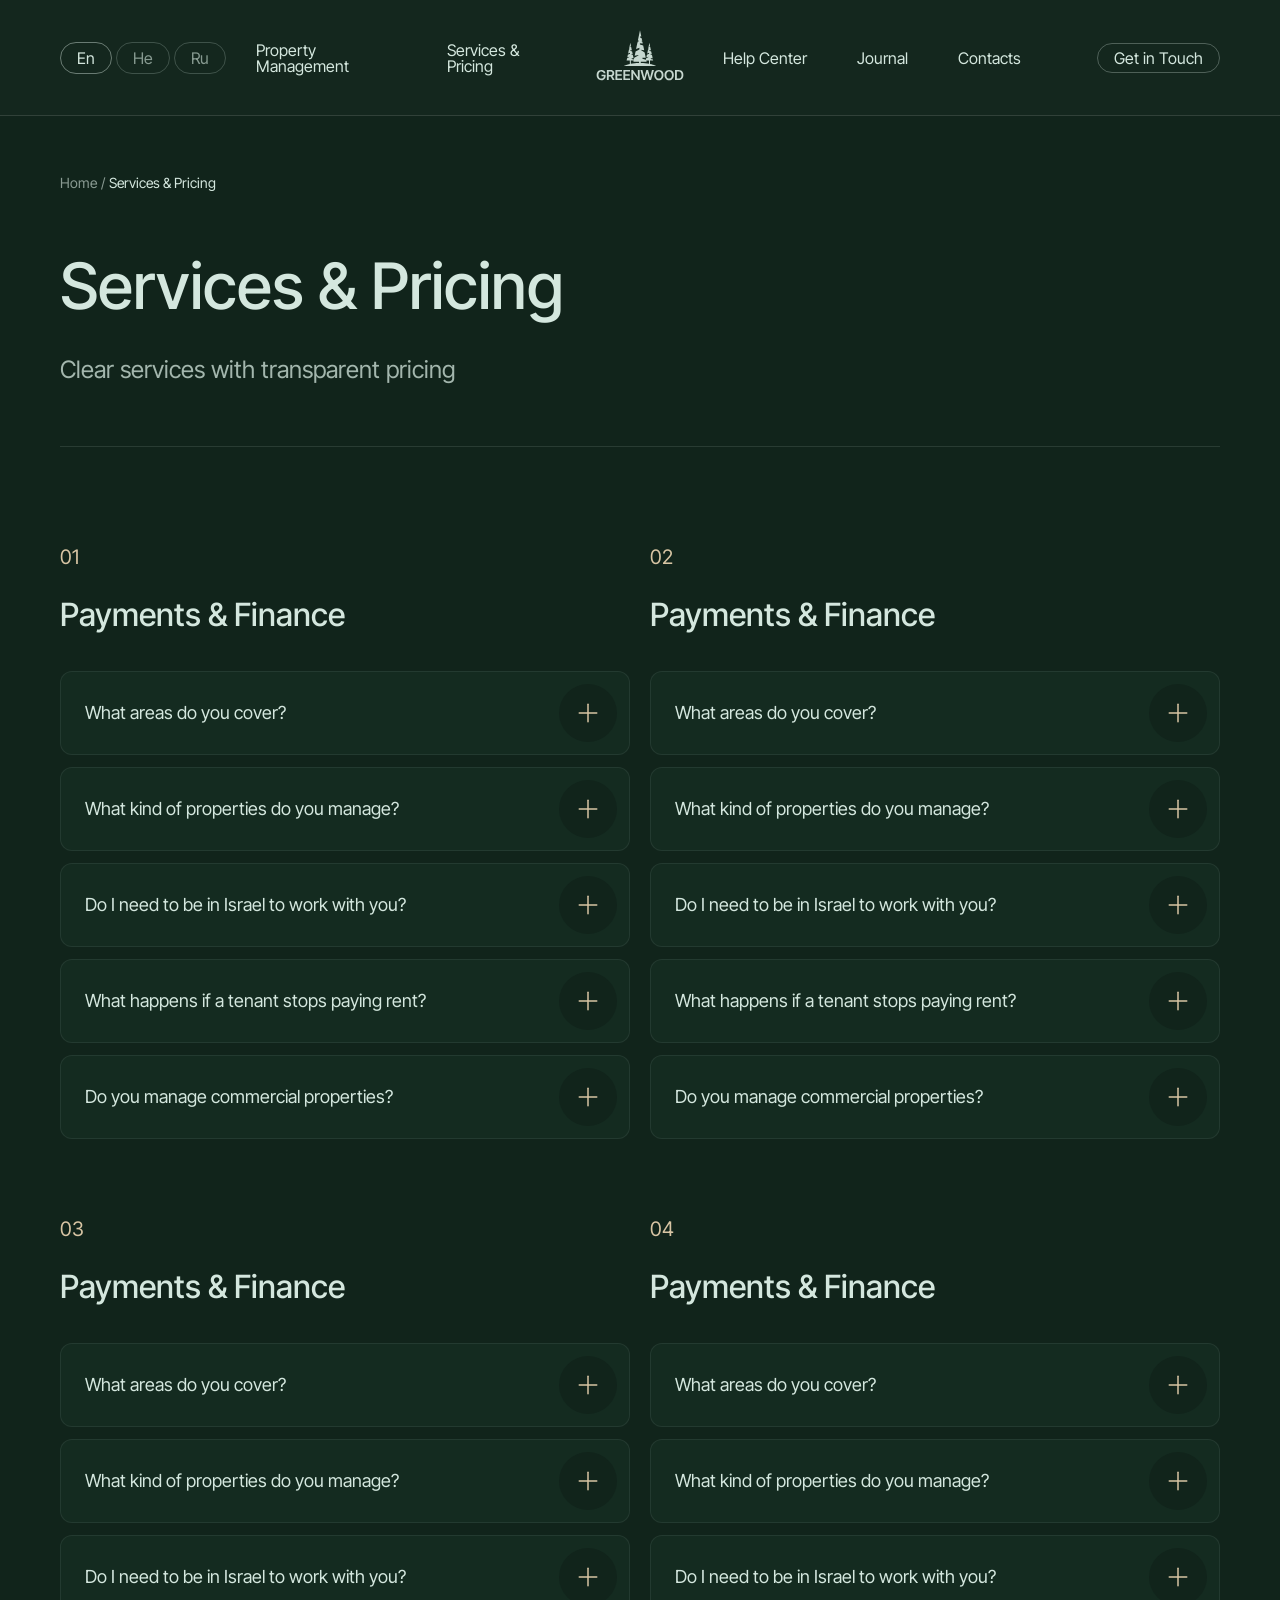
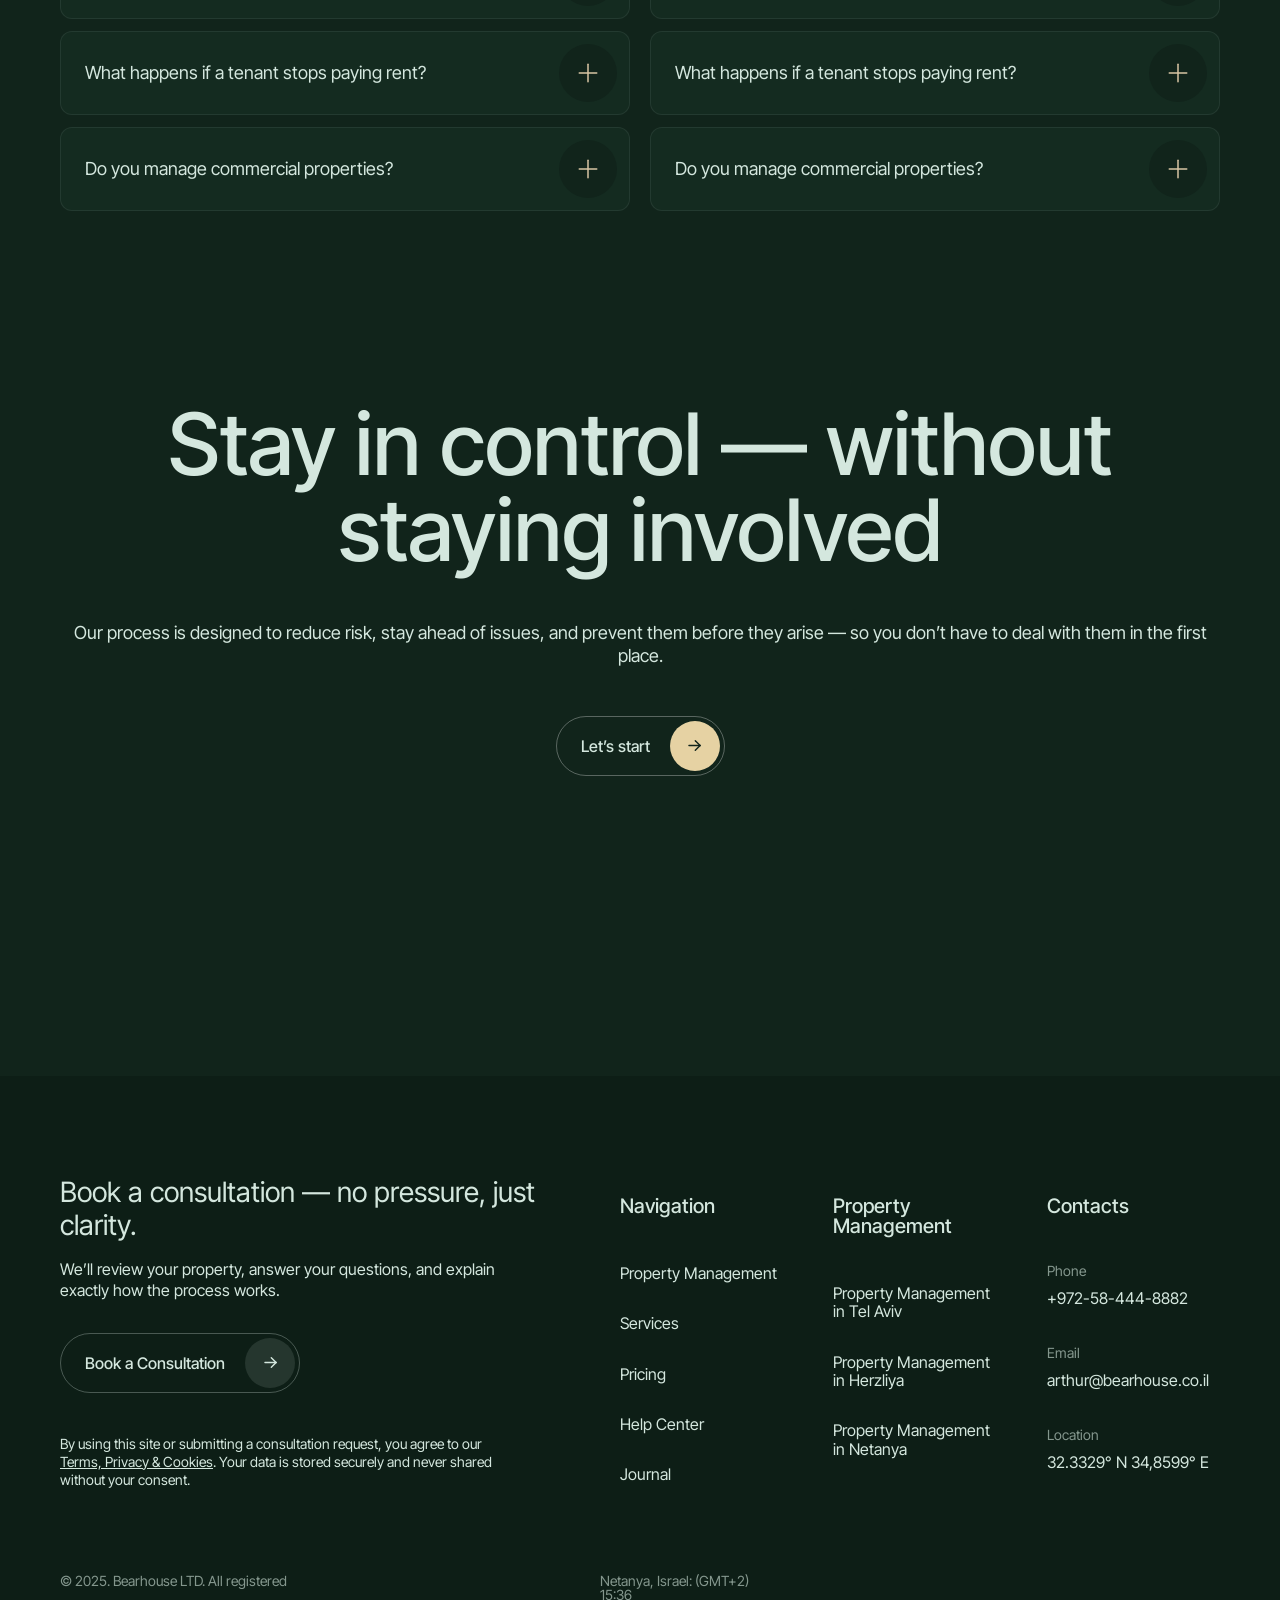
<file: help-center.html>
<!doctype html><html lang="en" class="page"><head><meta charset="UTF-8"><meta name="viewport" content="width=device-width,initial-scale=1"><link rel="shortcut icon" href="favicon.ico" type="image/x-icon"><meta http-equiv="X-UA-Compatible" content="ie=edge"><meta name="theme-color" content="#111111"><title>Property Management in Israel — Greenwood</title><meta name="description" content="Professional property management services in Israel. Full-service solutions for long-term, short-term, and vacation rentals. Stay in control without being involved."><meta name="keywords" content="property management Israel, rental management Israel, vacation rental Israel, real estate management Israel, landlord services Israel"><meta name="author" content="Greenwood"><meta name="viewport" content="width=device-width,initial-scale=1"><meta property="og:title" content="Property Management in Israel | Greenwood"><meta property="og:description" content="Be in control. Without being involved. Full-service property management in Israel."><meta property="og:type" content="website"><!-- fonts --><link rel="preload" href="/fonts/InterTight-Thin.woff2" as="font" type="font/woff2" crossorigin><link rel="preload" href="/fonts/InterTight-ExtraLight.woff2" as="font" type="font/woff2" crossorigin><link rel="preload" href="/fonts/InterTight-Light.woff2" as="font" type="font/woff2" crossorigin><link rel="preload" href="/fonts/InterTight-Regular.woff2" as="font" type="font/woff2" crossorigin><link rel="preload" href="/fonts/InterTight-Medium.woff2" as="font" type="font/woff2" crossorigin><link rel="preload" href="/fonts/InterTight-SemiBold.woff2" as="font" type="font/woff2" crossorigin><link rel="preload" href="/fonts/InterTight-Bold.woff2" as="font" type="font/woff2" crossorigin><link rel="preload" href="/fonts/InterTight-ExtraBold.woff2" as="font" type="font/woff2" crossorigin><link rel="preload" href="/fonts/InterTight-Black.woff2" as="font" type="font/woff2" crossorigin><!-- ====== --><link rel="canonical" href="https://kostiasav.github.io/greenwood/"><link rel="stylesheet" href="css/vendor.css"><link rel="stylesheet" href="css/main.css"><script defer="defer" src="js/main.js"></script></head><body class="page__body"><div class="site-container"><header class="header"><div class="container"><div class="header__content"><div class="header-left"><div class="lang-switch"><button class="active">En</button> <button>He</button> <button>Ru</button></div><nav class="nav-left"><a href="#">Property Management</a> <a href="#">Services & Pricing</a></nav></div><a href="/" class="header-logo"><img loading="lazy" src="img/svg/logo.svg" class="Greenwood" width="101" height="60" alt="Green Wood"></a><div class="header-right"><nav class="nav-right"><a href="#">Help Center</a> <a href="#">Journal</a> <a href="#">Contacts</a></nav><a href="#" class="btn-outline">Get in Touch</a></div><nav class="header__mobile__nav" data-menu><ul class="header__mobile__nav__main"><li><a href="#">Property Management</a></li><li><a href="#">Services</a></li><li><a href="#">Pricing</a></li><li><a href="#">Help Center</a></li><li><a href="#">Journal</a></li><li><a href="#">Contacts</a></li></ul><ul class="header__mobile__nav__second"><li><a href="#">Property Management in Tel Aviv</a></li><li><a href="#">Property Management in Herzliya</a></li><li><a href="#">Property Management in Netanya</a></li></ul><div class="header__mobile__nav__contact"><a href="tel:972584448882" class="a-phone">+972-58-444-8882</a> <a href="mailto:arthur@bearhouse.co.il" class="a-mail">arthur@bearhouse.co.il</a><div class="socials"><a href="#" class="socials__item"><svg width="36" height="36" viewBox="0 0 36 36" fill="none" xmlns="http://www.w3.org/2000/svg"><g clip-path="url(#clip0_4432_2106)"><path d="M4.5 31.5001L6.975 25.8001C5.08149 23.1122 4.234 19.8256 4.59157 16.5572C4.94913 13.2888 6.48718 10.2633 8.91706 8.04836C11.3469 5.83343 14.5016 4.5814 17.7891 4.52722C21.0765 4.47305 24.2707 5.62047 26.7723 7.75413C29.2738 9.8878 30.9107 12.861 31.3758 16.1159C31.8408 19.3707 31.1021 22.6834 29.2982 25.4322C27.4942 28.1811 24.7492 30.1771 21.5781 31.0457C18.407 31.9144 15.0279 31.5959 12.075 30.1501L4.5 31.5001Z" stroke="#11241B" stroke-width="2" stroke-linecap="round" stroke-linejoin="round"></path><path d="M13.5 15C13.5 15.1989 13.579 15.3897 13.7197 15.5303C13.8603 15.671 14.0511 15.75 14.25 15.75C14.4489 15.75 14.6397 15.671 14.7803 15.5303C14.921 15.3897 15 15.1989 15 15V13.5C15 13.3011 14.921 13.1103 14.7803 12.9697C14.6397 12.829 14.4489 12.75 14.25 12.75C14.0511 12.75 13.8603 12.829 13.7197 12.9697C13.579 13.1103 13.5 13.3011 13.5 13.5V15ZM13.5 15C13.5 16.9891 14.2902 18.8968 15.6967 20.3033C17.1032 21.7098 19.0109 22.5 21 22.5M21 22.5H22.5C22.6989 22.5 22.8897 22.421 23.0303 22.2803C23.171 22.1397 23.25 21.9489 23.25 21.75C23.25 21.5511 23.171 21.3603 23.0303 21.2197C22.8897 21.079 22.6989 21 22.5 21H21C20.8011 21 20.6103 21.079 20.4697 21.2197C20.329 21.3603 20.25 21.5511 20.25 21.75C20.25 21.9489 20.329 22.1397 20.4697 22.2803C20.6103 22.421 20.8011 22.5 21 22.5Z" stroke="#11241B" stroke-width="2" stroke-linecap="round" stroke-linejoin="round"></path></g><defs><clipPath id="clip0_4432_2106"><rect width="36" height="36" fill="white"></rect></clipPath></defs></svg> </a><a href="#" class="socials__item"><svg width="36" height="36" viewBox="0 0 36 36" fill="none" xmlns="http://www.w3.org/2000/svg"><g clip-path="url(#clip0_4432_441)"><path d="M22.5 15L16.5 21L25.5 30L31.5 6L4.5 16.5L10.5 19.5L13.5 28.5L18 22.5" stroke="#11241B" stroke-width="2" stroke-linecap="round" stroke-linejoin="round"></path></g><defs><clipPath id="clip0_4432_441"><rect width="36" height="36" fill="white"></rect></clipPath></defs></svg></a></div></div></nav><div class="burger__wrapper"><button class="btn-reset burger" aria-label="Open Burger" aria-expanded="false" data-burger><span class="burger__line"></span></button></div></div></div></header><main class="main"><section class="header-section"><div class="container"><div class="header-section__content"><div class="breadcrumbs"><a href="/" class="breadcrumbs__item">Home</a> <span class="breadcrumbs__separator">/</span> <a href="#" class="breadcrumbs__item breadcrumbs__item--active">Services & Pricing</a></div><h1 class="header-section-title">Services & Pricing</h1><p class="header-section-description">Clear services with transparent pricing</p></div></div></section><section class="faq-full-list"><div class="container"><div class="faq__cols"><div class="faq__col"><h3 class="faq__col-subtitle">01</h3><h2 class="faq__col-title">Payments & Finance</h2><ul class="faq__list"><li class="faq__item"><div class="faq__head"><h4>What areas do you cover?</h4><div class="faq__icon"><img src="img/svg/faq-icon.svg" alt="What areas do you cover?" srcset="img/svg/faq-icon.svg"></div></div><div class="faq__body"><p>Every plan specifies exactly which services are covered. Scope changes require written agreement — no informal extensions.</p></div></li><li class="faq__item"><div class="faq__head"><h4>What kind of properties do you manage?</h4><div class="faq__icon"><img src="img/svg/faq-icon.svg" alt="What kind of properties do you manage?" srcset="img/svg/faq-icon.svg"></div></div><div class="faq__body"><p>Every plan specifies exactly which services are covered. Scope changes require written agreement — no informal extensions.</p></div></li><li class="faq__item"><div class="faq__head"><h4>Do I need to be in Israel to work with you?</h4><div class="faq__icon"><img src="img/svg/faq-icon.svg" alt="Do I need to be in Israel to work with you?" srcset="img/svg/faq-icon.svg"></div></div><div class="faq__body"><p>Every plan specifies exactly which services are covered. Scope changes require written agreement — no informal extensions.</p></div></li><li class="faq__item"><div class="faq__head"><h4>What happens if a tenant stops paying rent?</h4><div class="faq__icon"><img src="img/svg/faq-icon.svg" alt="What happens if a tenant stops paying rent?" srcset="img/svg/faq-icon.svg"></div></div><div class="faq__body"><p>Every plan specifies exactly which services are covered. Scope changes require written agreement — no informal extensions.</p></div></li><li class="faq__item"><div class="faq__head"><h4>Do you manage commercial properties?</h4><div class="faq__icon"><img src="img/svg/faq-icon.svg" alt="Do you manage commercial properties?" srcset="img/svg/faq-icon.svg"></div></div><div class="faq__body"><p>Every plan specifies exactly which services are covered. Scope changes require written agreement — no informal extensions.</p></div></li></ul></div><div class="faq__col"><h3 class="faq__col-subtitle">02</h3><h2 class="faq__col-title">Payments & Finance</h2><ul class="faq__list"><li class="faq__item"><div class="faq__head"><h4>What areas do you cover?</h4><div class="faq__icon"><img src="img/svg/faq-icon.svg" alt="What areas do you cover?" srcset="img/svg/faq-icon.svg"></div></div><div class="faq__body"><p>Every plan specifies exactly which services are covered. Scope changes require written agreement — no informal extensions.</p></div></li><li class="faq__item"><div class="faq__head"><h4>What kind of properties do you manage?</h4><div class="faq__icon"><img src="img/svg/faq-icon.svg" alt="What kind of properties do you manage?" srcset="img/svg/faq-icon.svg"></div></div><div class="faq__body"><p>Every plan specifies exactly which services are covered. Scope changes require written agreement — no informal extensions.</p></div></li><li class="faq__item"><div class="faq__head"><h4>Do I need to be in Israel to work with you?</h4><div class="faq__icon"><img src="img/svg/faq-icon.svg" alt="Do I need to be in Israel to work with you?" srcset="img/svg/faq-icon.svg"></div></div><div class="faq__body"><p>Every plan specifies exactly which services are covered. Scope changes require written agreement — no informal extensions.</p></div></li><li class="faq__item"><div class="faq__head"><h4>What happens if a tenant stops paying rent?</h4><div class="faq__icon"><img src="img/svg/faq-icon.svg" alt="What happens if a tenant stops paying rent?" srcset="img/svg/faq-icon.svg"></div></div><div class="faq__body"><p>Every plan specifies exactly which services are covered. Scope changes require written agreement — no informal extensions.</p></div></li><li class="faq__item"><div class="faq__head"><h4>Do you manage commercial properties?</h4><div class="faq__icon"><img src="img/svg/faq-icon.svg" alt="Do you manage commercial properties?" srcset="img/svg/faq-icon.svg"></div></div><div class="faq__body"><p>Every plan specifies exactly which services are covered. Scope changes require written agreement — no informal extensions.</p></div></li></ul></div><div class="faq__col"><h3 class="faq__col-subtitle">03</h3><h2 class="faq__col-title">Payments & Finance</h2><ul class="faq__list"><li class="faq__item"><div class="faq__head"><h4>What areas do you cover?</h4><div class="faq__icon"><img src="img/svg/faq-icon.svg" alt="What areas do you cover?" srcset="img/svg/faq-icon.svg"></div></div><div class="faq__body"><p>Every plan specifies exactly which services are covered. Scope changes require written agreement — no informal extensions.</p></div></li><li class="faq__item"><div class="faq__head"><h4>What kind of properties do you manage?</h4><div class="faq__icon"><img src="img/svg/faq-icon.svg" alt="What kind of properties do you manage?" srcset="img/svg/faq-icon.svg"></div></div><div class="faq__body"><p>Every plan specifies exactly which services are covered. Scope changes require written agreement — no informal extensions.</p></div></li><li class="faq__item"><div class="faq__head"><h4>Do I need to be in Israel to work with you?</h4><div class="faq__icon"><img src="img/svg/faq-icon.svg" alt="Do I need to be in Israel to work with you?" srcset="img/svg/faq-icon.svg"></div></div><div class="faq__body"><p>Every plan specifies exactly which services are covered. Scope changes require written agreement — no informal extensions.</p></div></li><li class="faq__item"><div class="faq__head"><h4>What happens if a tenant stops paying rent?</h4><div class="faq__icon"><img src="img/svg/faq-icon.svg" alt="What happens if a tenant stops paying rent?" srcset="img/svg/faq-icon.svg"></div></div><div class="faq__body"><p>Every plan specifies exactly which services are covered. Scope changes require written agreement — no informal extensions.</p></div></li><li class="faq__item"><div class="faq__head"><h4>Do you manage commercial properties?</h4><div class="faq__icon"><img src="img/svg/faq-icon.svg" alt="Do you manage commercial properties?" srcset="img/svg/faq-icon.svg"></div></div><div class="faq__body"><p>Every plan specifies exactly which services are covered. Scope changes require written agreement — no informal extensions.</p></div></li></ul></div><div class="faq__col"><h3 class="faq__col-subtitle">04</h3><h2 class="faq__col-title">Payments & Finance</h2><ul class="faq__list"><li class="faq__item"><div class="faq__head"><h4>What areas do you cover?</h4><div class="faq__icon"><img src="img/svg/faq-icon.svg" alt="What areas do you cover?" srcset="img/svg/faq-icon.svg"></div></div><div class="faq__body"><p>Every plan specifies exactly which services are covered. Scope changes require written agreement — no informal extensions.</p></div></li><li class="faq__item"><div class="faq__head"><h4>What kind of properties do you manage?</h4><div class="faq__icon"><img src="img/svg/faq-icon.svg" alt="What kind of properties do you manage?" srcset="img/svg/faq-icon.svg"></div></div><div class="faq__body"><p>Every plan specifies exactly which services are covered. Scope changes require written agreement — no informal extensions.</p></div></li><li class="faq__item"><div class="faq__head"><h4>Do I need to be in Israel to work with you?</h4><div class="faq__icon"><img src="img/svg/faq-icon.svg" alt="Do I need to be in Israel to work with you?" srcset="img/svg/faq-icon.svg"></div></div><div class="faq__body"><p>Every plan specifies exactly which services are covered. Scope changes require written agreement — no informal extensions.</p></div></li><li class="faq__item"><div class="faq__head"><h4>What happens if a tenant stops paying rent?</h4><div class="faq__icon"><img src="img/svg/faq-icon.svg" alt="What happens if a tenant stops paying rent?" srcset="img/svg/faq-icon.svg"></div></div><div class="faq__body"><p>Every plan specifies exactly which services are covered. Scope changes require written agreement — no informal extensions.</p></div></li><li class="faq__item"><div class="faq__head"><h4>Do you manage commercial properties?</h4><div class="faq__icon"><img src="img/svg/faq-icon.svg" alt="Do you manage commercial properties?" srcset="img/svg/faq-icon.svg"></div></div><div class="faq__body"><p>Every plan specifies exactly which services are covered. Scope changes require written agreement — no informal extensions.</p></div></li></ul></div></div></div></section><section class="cta"><div class="container"><div class="cta__content"><h2 class="cta-title">Stay in control — without<br>staying involved</h2><p class="cta-description">Our process is designed to reduce risk, stay ahead of issues, and prevent them before they arise — so you don’t have to deal with them in the first place.</p><a href="#" class="btn--standard"><span>Let’s start</span><div class="icon"><img loading="lazy" src="img/svg/arrow-btn--standard.svg" class="btn--standard--icon" width="19" height="19" alt="Let’s start"></div></a></div></div></section></main><footer class="footer"><div class="container"><div class="footer__top"><div class="footer__col__main"><h2 class="footer-main-title">Book a consultation — no pressure, just clarity.</h2><p class="footer-main-subtitle">We’ll review your property, answer your questions, and explain exactly how the process works.</p><a href="#" class="btn--white"><span>Book a Consultation</span><div class="icon"><img loading="lazy" src="img/svg/arrow-btn--white.svg" class="btn--standard--icon" width="19" height="19" alt="Get Started"></div></a><p class="footer-main-desc">By using this site or submitting a consultation request, you agree to our <a href="#">Terms, Privacy & Cookies</a>. Your data is stored securely and never shared without your consent.</p></div><div class="footer__col"><h3 class="footer__col-title">Navigation</h3><ul class="footer__col__list"><li><a href="#">Property Management</a></li><li><a href="#">Services</a></li><li><a href="#">Pricing</a></li><li><a href="#">Help Center</a></li><li><a href="#">Journal</a></li></ul></div><div class="footer__col mobile"><h3 class="footer__col-title">Property Management</h3><ul class="footer__col__list"><li><a href="#">Property Management in Tel Aviv</a></li><li><a href="#">Property Management in Herzliya</a></li><li><a href="#">Property Management in Netanya</a></li></ul></div><div class="footer__col mobile"><h3 class="footer__col-title">Contacts</h3><ul class="footer__col__list mt-mobile"><li class="footer__col__list-phone"><h4>Phone</h4><span><a href="tel:972584448882">+972-58-444-8882</a></span></li><li class="footer__col__list-email"><h4>Email</h4><span><a href="mailto:arthur@bearhouse.co.il">arthur@bearhouse.co.il</a></span></li><li class="footer__col__list-location"><h4>Location</h4><span>32.3329° N 34,8599° E</span></li></ul></div><div class="footer__col mobile pc"><p class="footer-main-desc">By using this site or submitting a consultation request, you agree to our <a href="#">Terms, Privacy & Cookies</a>. Your data is stored securely and never shared without your consent.</p></div></div><div class="footer__bottom"><span>© 2025. Bearhouse LTD. All registered</span><span>Netanya, Israel: (GMT+2) 15:36</span></div></div></footer></div></body></html>
</file>
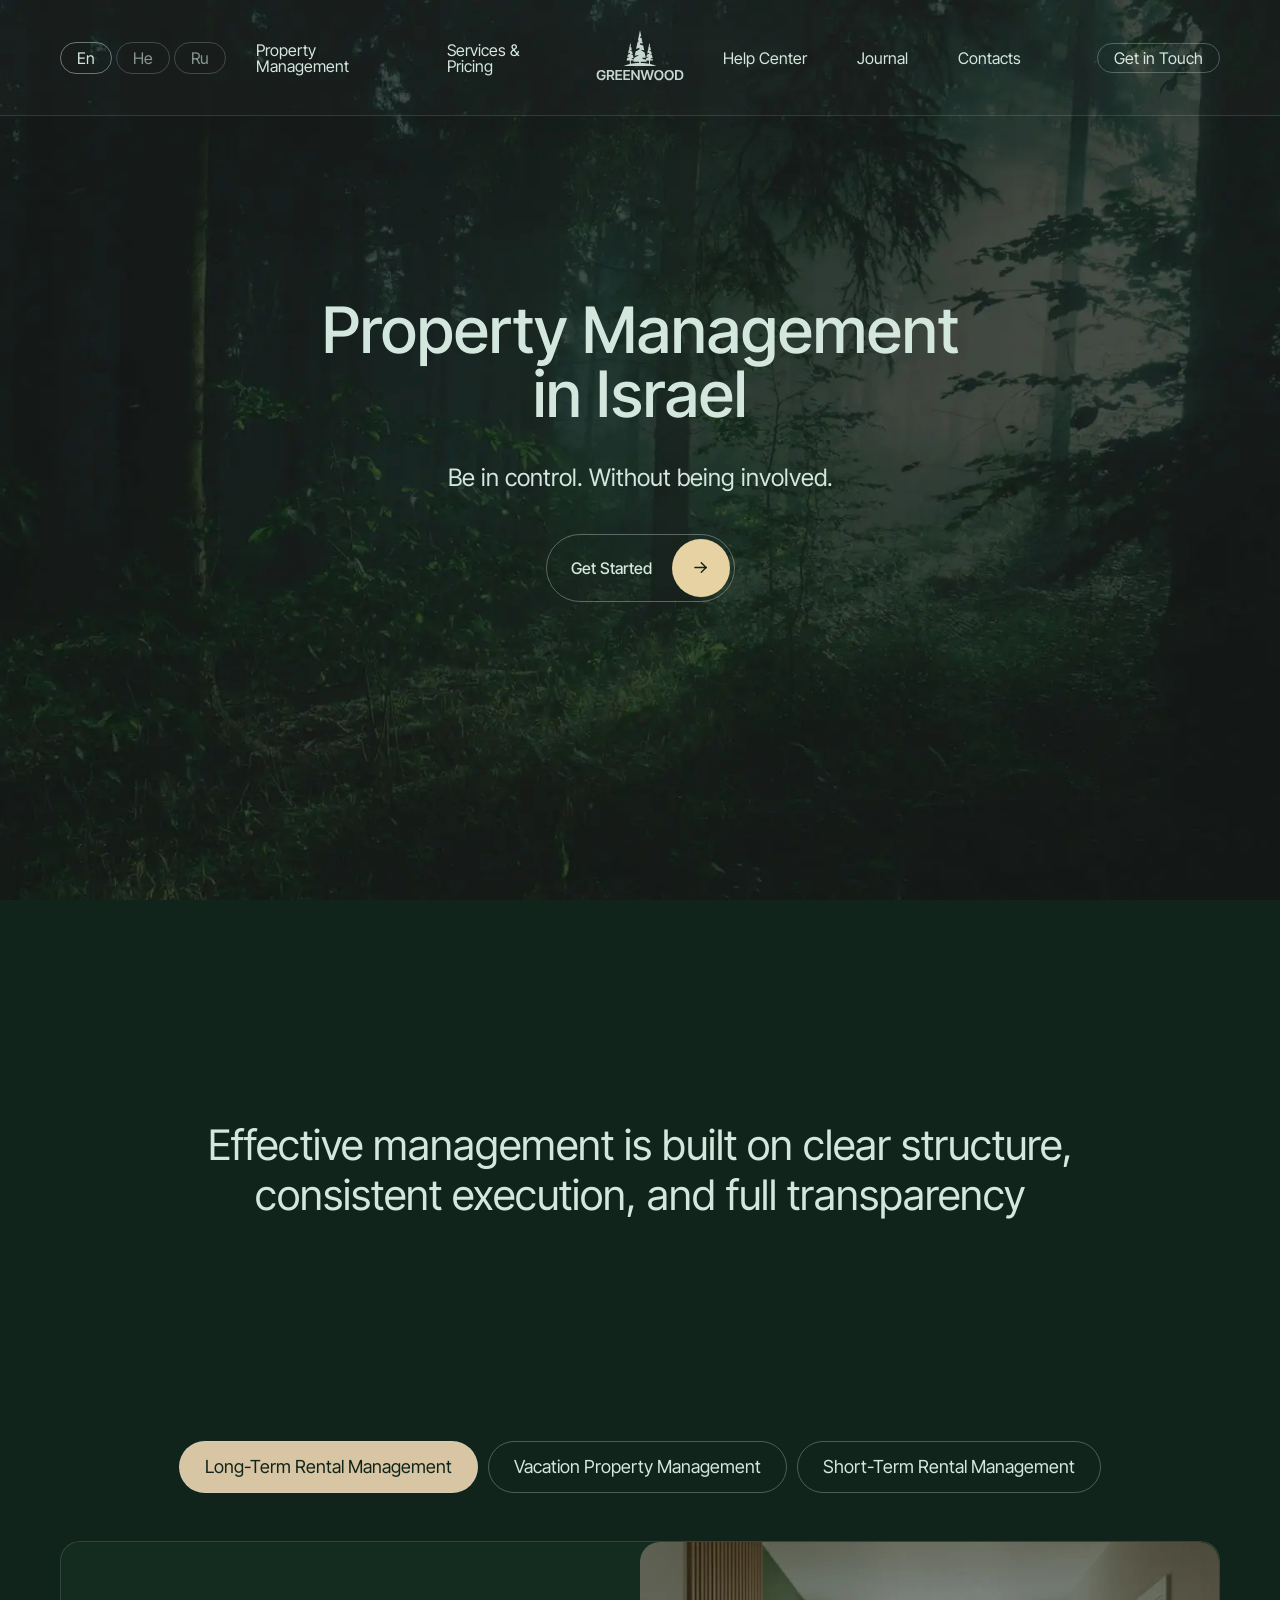
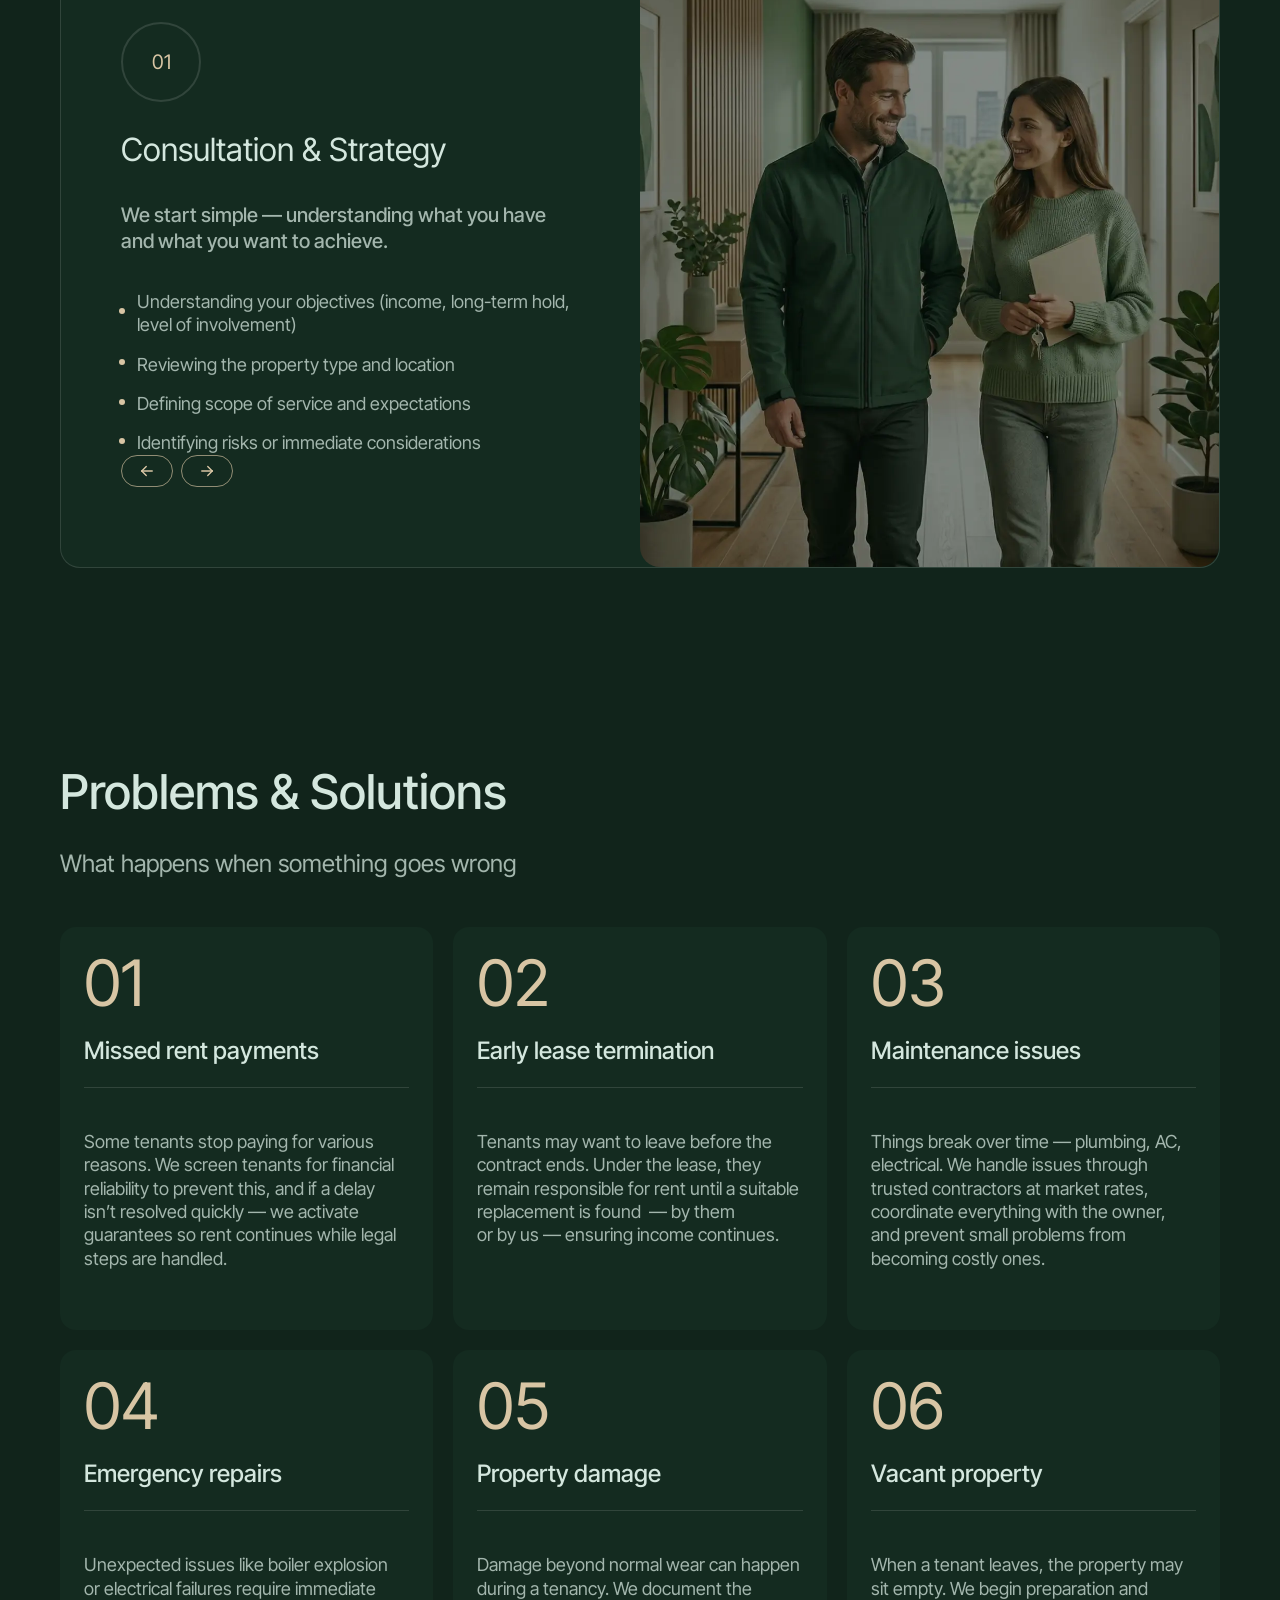
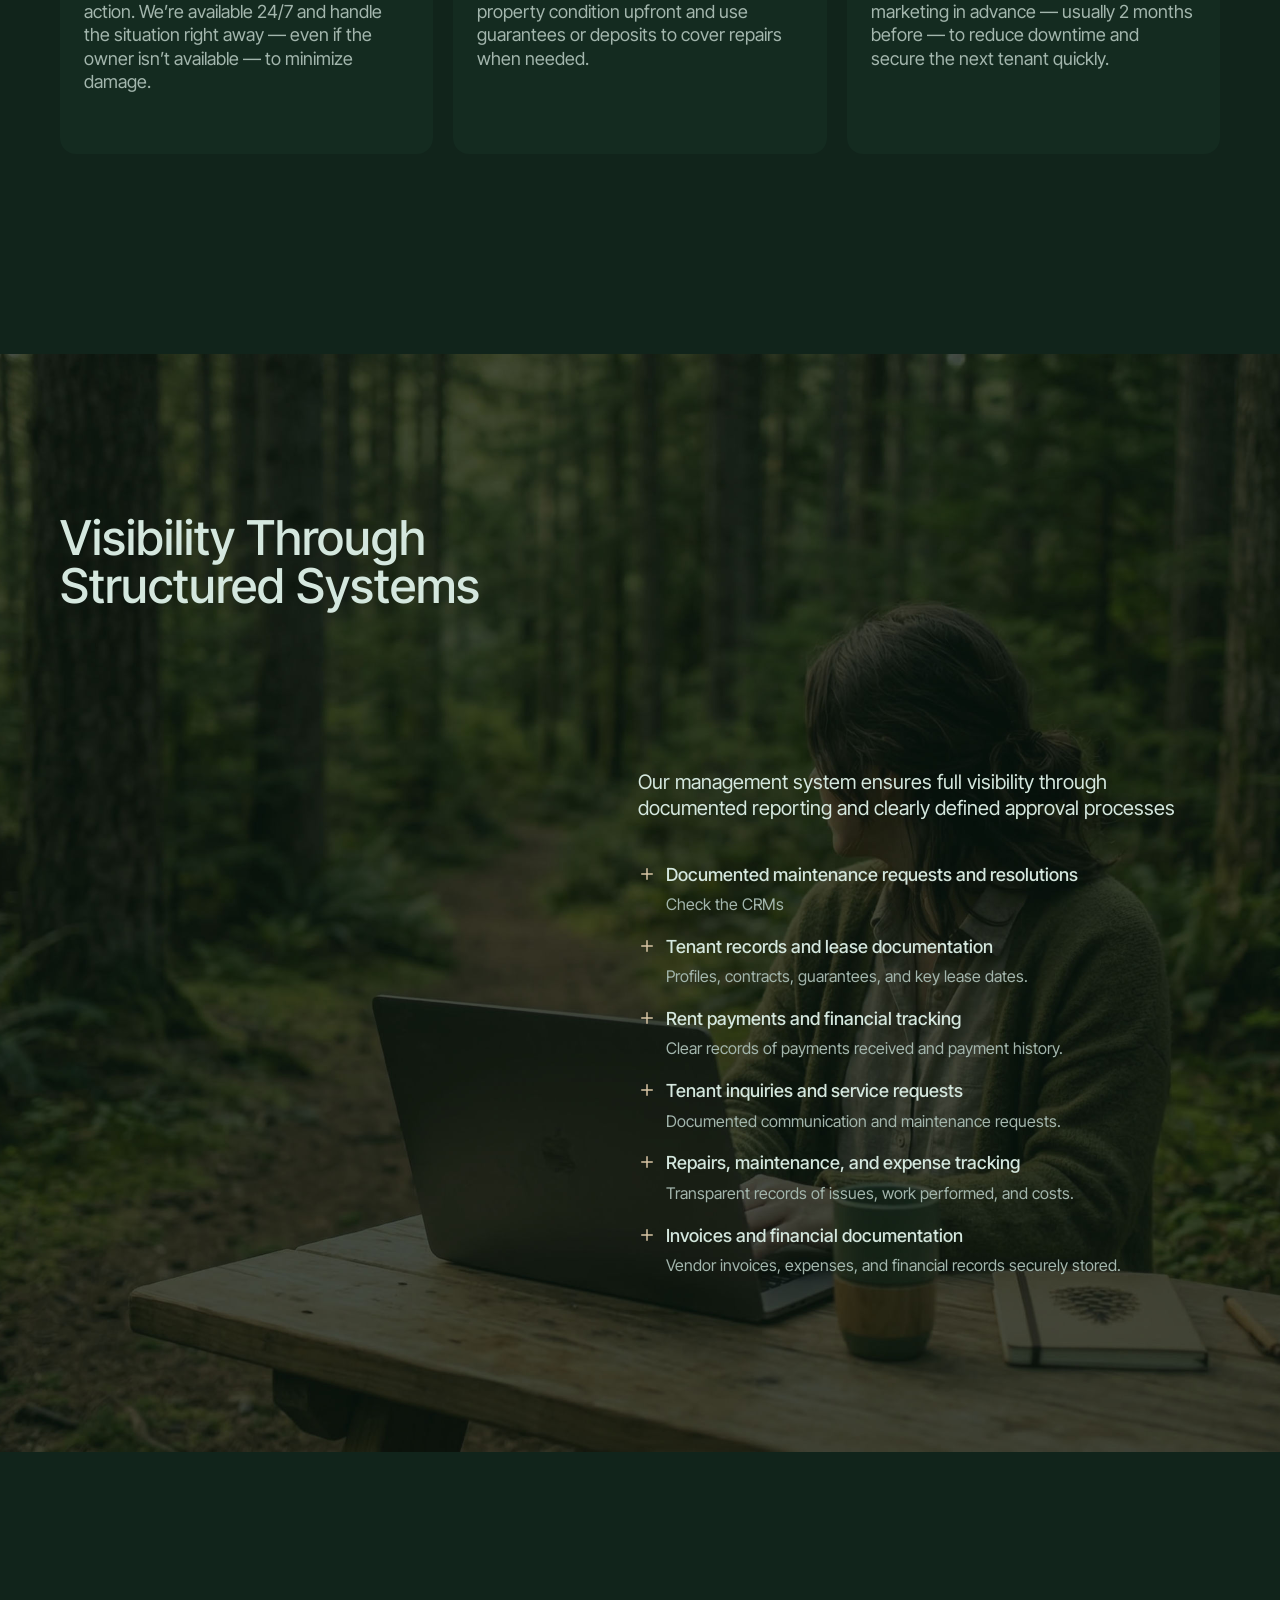
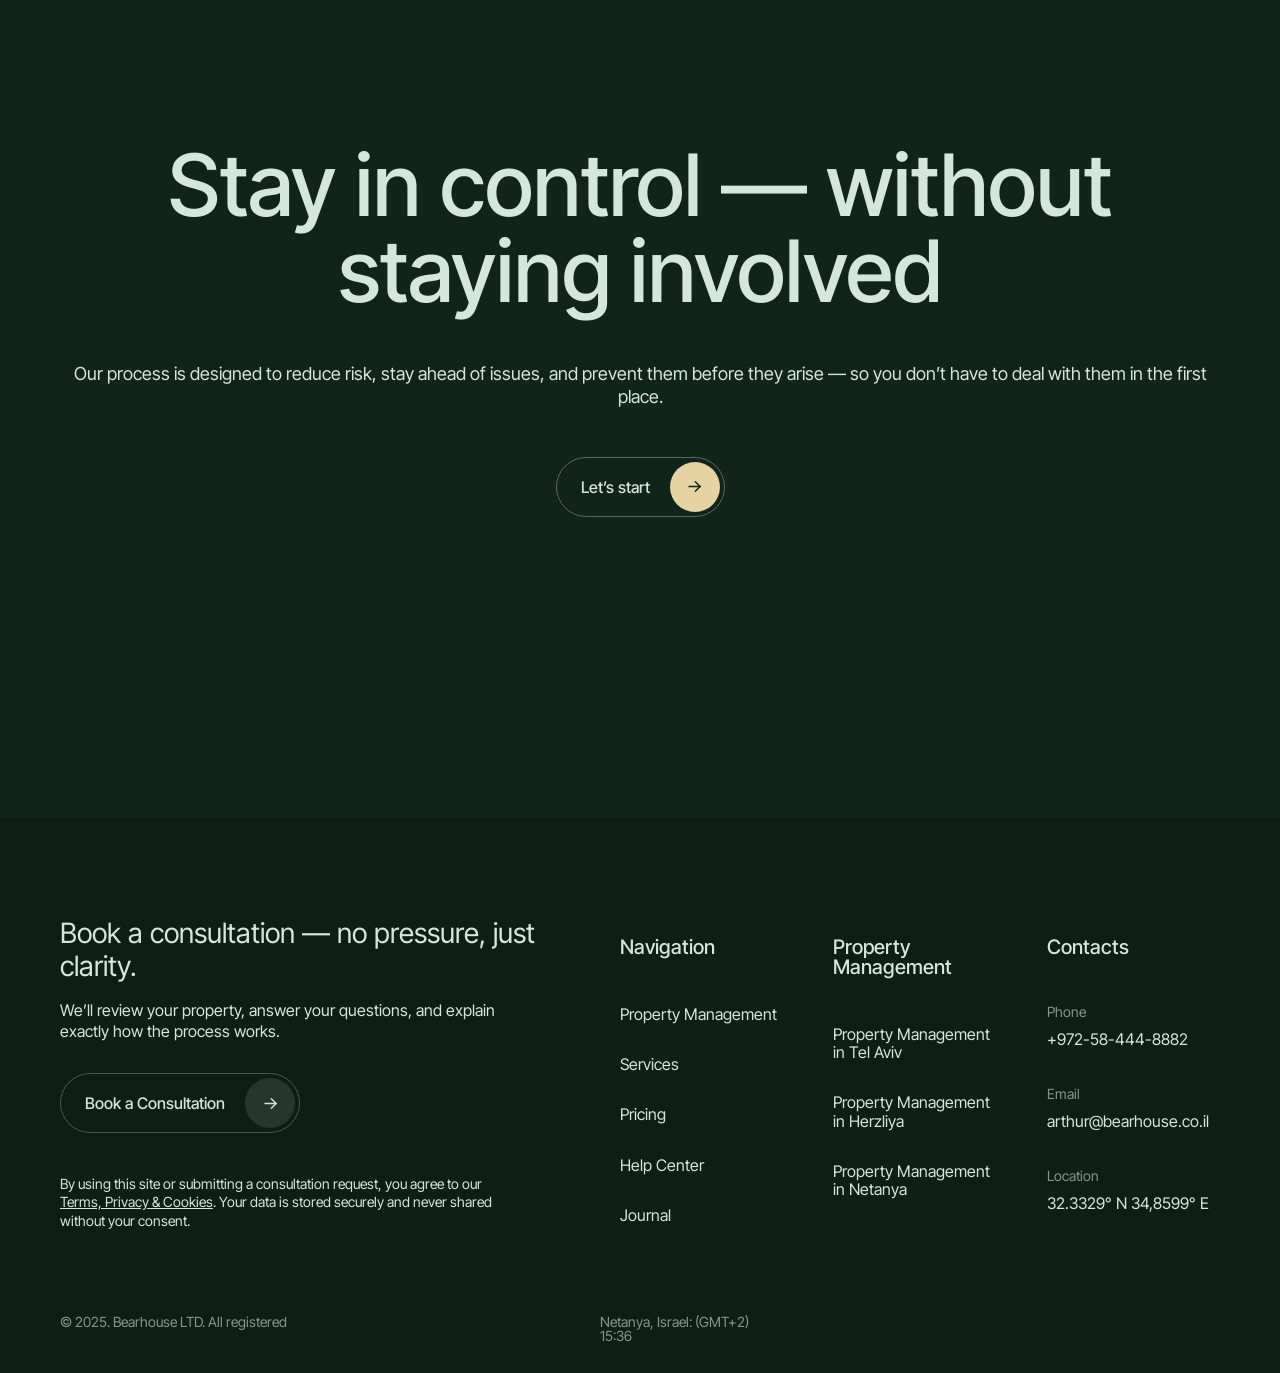
<file: how-it-works.html>
<!doctype html><html lang="en" class="page"><head><meta charset="UTF-8"><meta name="viewport" content="width=device-width,initial-scale=1"><link rel="shortcut icon" href="favicon.ico" type="image/x-icon"><meta http-equiv="X-UA-Compatible" content="ie=edge"><meta name="theme-color" content="#111111"><title>Property Management in Israel — Greenwood</title><meta name="description" content="Professional property management services in Israel. Full-service solutions for long-term, short-term, and vacation rentals. Stay in control without being involved."><meta name="keywords" content="property management Israel, rental management Israel, vacation rental Israel, real estate management Israel, landlord services Israel"><meta name="author" content="Greenwood"><meta name="viewport" content="width=device-width,initial-scale=1"><meta property="og:title" content="Property Management in Israel | Greenwood"><meta property="og:description" content="Be in control. Without being involved. Full-service property management in Israel."><meta property="og:type" content="website"><!-- fonts --><link rel="preload" href="/fonts/InterTight-Thin.woff2" as="font" type="font/woff2" crossorigin><link rel="preload" href="/fonts/InterTight-ExtraLight.woff2" as="font" type="font/woff2" crossorigin><link rel="preload" href="/fonts/InterTight-Light.woff2" as="font" type="font/woff2" crossorigin><link rel="preload" href="/fonts/InterTight-Regular.woff2" as="font" type="font/woff2" crossorigin><link rel="preload" href="/fonts/InterTight-Medium.woff2" as="font" type="font/woff2" crossorigin><link rel="preload" href="/fonts/InterTight-SemiBold.woff2" as="font" type="font/woff2" crossorigin><link rel="preload" href="/fonts/InterTight-Bold.woff2" as="font" type="font/woff2" crossorigin><link rel="preload" href="/fonts/InterTight-ExtraBold.woff2" as="font" type="font/woff2" crossorigin><link rel="preload" href="/fonts/InterTight-Black.woff2" as="font" type="font/woff2" crossorigin><!-- ====== --><link rel="canonical" href="https://kostiasav.github.io/greenwood/"><link rel="stylesheet" href="css/vendor.css"><link rel="stylesheet" href="css/main.css"><script defer="defer" src="js/main.js"></script></head><body class="page__body"><div class="site-container"><header class="header"><div class="container"><div class="header__content"><div class="header-left"><div class="lang-switch"><button class="active">En</button> <button>He</button> <button>Ru</button></div><nav class="nav-left"><a href="#">Property Management</a> <a href="#">Services & Pricing</a></nav></div><a href="/" class="header-logo"><img loading="lazy" src="img/svg/logo.svg" class="Greenwood" width="101" height="60" alt="Green Wood"></a><div class="header-right"><nav class="nav-right"><a href="#">Help Center</a> <a href="#">Journal</a> <a href="#">Contacts</a></nav><a href="#" class="btn-outline">Get in Touch</a></div><nav class="header__mobile__nav" data-menu><ul class="header__mobile__nav__main"><li><a href="#">Property Management</a></li><li><a href="#">Services</a></li><li><a href="#">Pricing</a></li><li><a href="#">Help Center</a></li><li><a href="#">Journal</a></li><li><a href="#">Contacts</a></li></ul><ul class="header__mobile__nav__second"><li><a href="#">Property Management in Tel Aviv</a></li><li><a href="#">Property Management in Herzliya</a></li><li><a href="#">Property Management in Netanya</a></li></ul><div class="header__mobile__nav__contact"><a href="tel:972584448882" class="a-phone">+972-58-444-8882</a> <a href="mailto:arthur@bearhouse.co.il" class="a-mail">arthur@bearhouse.co.il</a><div class="socials"><a href="#" class="socials__item"><svg width="36" height="36" viewBox="0 0 36 36" fill="none" xmlns="http://www.w3.org/2000/svg"><g clip-path="url(#clip0_4432_2106)"><path d="M4.5 31.5001L6.975 25.8001C5.08149 23.1122 4.234 19.8256 4.59157 16.5572C4.94913 13.2888 6.48718 10.2633 8.91706 8.04836C11.3469 5.83343 14.5016 4.5814 17.7891 4.52722C21.0765 4.47305 24.2707 5.62047 26.7723 7.75413C29.2738 9.8878 30.9107 12.861 31.3758 16.1159C31.8408 19.3707 31.1021 22.6834 29.2982 25.4322C27.4942 28.1811 24.7492 30.1771 21.5781 31.0457C18.407 31.9144 15.0279 31.5959 12.075 30.1501L4.5 31.5001Z" stroke="#11241B" stroke-width="2" stroke-linecap="round" stroke-linejoin="round"></path><path d="M13.5 15C13.5 15.1989 13.579 15.3897 13.7197 15.5303C13.8603 15.671 14.0511 15.75 14.25 15.75C14.4489 15.75 14.6397 15.671 14.7803 15.5303C14.921 15.3897 15 15.1989 15 15V13.5C15 13.3011 14.921 13.1103 14.7803 12.9697C14.6397 12.829 14.4489 12.75 14.25 12.75C14.0511 12.75 13.8603 12.829 13.7197 12.9697C13.579 13.1103 13.5 13.3011 13.5 13.5V15ZM13.5 15C13.5 16.9891 14.2902 18.8968 15.6967 20.3033C17.1032 21.7098 19.0109 22.5 21 22.5M21 22.5H22.5C22.6989 22.5 22.8897 22.421 23.0303 22.2803C23.171 22.1397 23.25 21.9489 23.25 21.75C23.25 21.5511 23.171 21.3603 23.0303 21.2197C22.8897 21.079 22.6989 21 22.5 21H21C20.8011 21 20.6103 21.079 20.4697 21.2197C20.329 21.3603 20.25 21.5511 20.25 21.75C20.25 21.9489 20.329 22.1397 20.4697 22.2803C20.6103 22.421 20.8011 22.5 21 22.5Z" stroke="#11241B" stroke-width="2" stroke-linecap="round" stroke-linejoin="round"></path></g><defs><clipPath id="clip0_4432_2106"><rect width="36" height="36" fill="white"></rect></clipPath></defs></svg> </a><a href="#" class="socials__item"><svg width="36" height="36" viewBox="0 0 36 36" fill="none" xmlns="http://www.w3.org/2000/svg"><g clip-path="url(#clip0_4432_441)"><path d="M22.5 15L16.5 21L25.5 30L31.5 6L4.5 16.5L10.5 19.5L13.5 28.5L18 22.5" stroke="#11241B" stroke-width="2" stroke-linecap="round" stroke-linejoin="round"></path></g><defs><clipPath id="clip0_4432_441"><rect width="36" height="36" fill="white"></rect></clipPath></defs></svg></a></div></div></nav><div class="burger__wrapper"><button class="btn-reset burger" aria-label="Open Burger" aria-expanded="false" data-burger><span class="burger__line"></span></button></div></div></div></header><main class="main"><section class="hero"><div class="container"><div class="hero-content"><h1>Property Management in Israel</h1><p>Be in control. Without being involved.</p><a href="#" class="btn--standard"><span>Get Started</span><div class="icon"><img loading="lazy" src="img/svg/arrow-btn--standard.svg" class="btn--standard--icon" width="19" height="19" alt="Get Started"></div></a></div></div></section><section class="text-section"><div class="container"><h2 class="text-section-title">Effective management is built on clear structure, consistent execution, and full transparency</h2></div></section><section class="tabs-with-slider-section"><div class="container"><div class="tabs-with-slider"><div class="tabs__switchers"><button class="tabs__switch active">Long-Term Rental Management</button> <button class="tabs__switch">Vacation Property Management</button> <button class="tabs__switch">Short-Term Rental Management</button></div><div class="tabs-with-slider__tabs"><div class="tabs-with-slider__tab"><div class="tabs-with-slider__tab__slider"><div class="tabs-with-slider__tab__slide"><div class="tabs-with-slider__tab__content"><h4 class="tabs-with-slider-progress">01</h4><h3>Consultation & Strategy</h3><p>We start simple — understanding what you have and what you want to achieve.</p><ul><li>Understanding your objectives (income, long-term hold, level of involvement)</li><li>Reviewing the property type and location</li><li>Defining scope of service and expectations</li><li>Identifying risks or immediate considerations</li></ul><div class="tabs-with-slider__tab__wrapper"><button class="tabs-with-slider__tab__prev"><svg width="20" height="20" viewBox="0 0 20 20" fill="none" xmlns="http://www.w3.org/2000/svg"><g clip-path="url(#clip0_4511_2952)"><path d="M4.16699 10H15.8337" stroke="#D8C5A4" stroke-width="1.5" stroke-linecap="round" stroke-linejoin="round"/><path d="M10.833 15L15.833 10" stroke="#D8C5A4" stroke-width="1.5" stroke-linecap="round" stroke-linejoin="round"/><path d="M10.833 5L15.833 10" stroke="#D8C5A4" stroke-width="1.5" stroke-linecap="round" stroke-linejoin="round"/></g><defs><clipPath id="clip0_4511_2952"><rect width="20" height="20" fill="white"/></clipPath></defs></svg></button> <button class="tabs-with-slider__tab__next"><svg width="20" height="20" viewBox="0 0 20 20" fill="none" xmlns="http://www.w3.org/2000/svg"><g clip-path="url(#clip0_4511_2952)"><path d="M4.16699 10H15.8337" stroke="#D8C5A4" stroke-width="1.5" stroke-linecap="round" stroke-linejoin="round"/><path d="M10.833 15L15.833 10" stroke="#D8C5A4" stroke-width="1.5" stroke-linecap="round" stroke-linejoin="round"/><path d="M10.833 5L15.833 10" stroke="#D8C5A4" stroke-width="1.5" stroke-linecap="round" stroke-linejoin="round"/></g><defs><clipPath id="clip0_4511_2952"><rect width="20" height="20" fill="white"/></clipPath></defs></svg></button></div></div><div class="tabs-with-slider__tab__image"><img src="img/tabs-slider-default-1.webp" alt="Consultation & Strategy" srcset="img/tabs-slider-default-1.webp"></div></div></div></div></div></div></div></section><section class="solutions"><div class="container"><h2 class="section-title">Problems & Solutions</h2><p class="section-description">What happens when something goes wrong</p><ul class="solutions__list"><li class="solutions__item"><h4>01</h4><h3>Missed rent payments</h3><p>Some tenants stop paying for various reasons. We screen tenants for financial reliability to prevent this, and if a delay isn’t resolved quickly — we activate guarantees so rent continues while legal steps are handled.</p></li><li class="solutions__item"><h4>02</h4><h3>Early lease termination</h3><p>Tenants may want to leave before the contract ends. Under the lease, they remain responsible for rent until a suitable replacement is found  — by them or by us — ensuring income continues.</p></li><li class="solutions__item"><h4>03</h4><h3>Maintenance issues</h3><p>Things break over time — plumbing, AC, electrical. We handle issues through trusted contractors at market rates, coordinate everything with the owner, and prevent small problems from becoming costly ones.</p></li><li class="solutions__item"><h4>04</h4><h3>Emergency repairs</h3><p>Unexpected issues like boiler explosion or electrical failures require immediate action. We’re available 24/7 and handle the situation right away — even if the owner isn’t available — to minimize damage.</p></li><li class="solutions__item"><h4>05</h4><h3>Property damage</h3><p>Damage beyond normal wear can happen during a tenancy. We document the property condition upfront and use guarantees or deposits to cover repairs when needed.</p></li><li class="solutions__item"><h4>06</h4><h3>Vacant property</h3><p>When a tenant leaves, the property may sit empty. We begin preparation and marketing in advance — usually 2 months before — to reduce downtime and secure the next tenant quickly.</p></li></ul></div></section><section class="structured-system" style="background-image: url(&quot;img/structured-bg.jpg&quot;)"><div class="container"><div class="structured-system__content"><h2>Visibility Through<br>Structured Systems</h2><div class="structured-system__list"><h3>Our management system ensures full visibility through documented reporting and clearly defined approval processes</h3><ul class="transparency__list"><li class="transparency__item"><h3>Documented maintenance requests and resolutions</h3><p>Check the CRMs</p></li><li class="transparency__item"><h3>Tenant records and lease documentation</h3><p>Profiles, contracts, guarantees, and key lease dates.</p></li><li class="transparency__item"><h3>Rent payments and financial tracking</h3><p>Clear records of payments received and payment history.</p></li><li class="transparency__item"><h3>Tenant inquiries and service requests</h3><p>Documented communication and maintenance requests.</p></li><li class="transparency__item"><h3>Repairs, maintenance, and expense tracking</h3><p>Transparent records of issues, work performed, and costs.</p></li><li class="transparency__item"><h3>Invoices and financial documentation</h3><p>Vendor invoices, expenses, and financial records securely stored.</p></li></ul></div></div></div></section><section class="cta"><div class="container"><div class="cta__content"><h2 class="cta-title">Stay in control — without<br>staying involved</h2><p class="cta-description">Our process is designed to reduce risk, stay ahead of issues, and prevent them before they arise — so you don’t have to deal with them in the first place.</p><a href="#" class="btn--standard"><span>Let’s start</span><div class="icon"><img loading="lazy" src="img/svg/arrow-btn--standard.svg" class="btn--standard--icon" width="19" height="19" alt="Let’s start"></div></a></div></div></section></main><footer class="footer"><div class="container"><div class="footer__top"><div class="footer__col__main"><h2 class="footer-main-title">Book a consultation — no pressure, just clarity.</h2><p class="footer-main-subtitle">We’ll review your property, answer your questions, and explain exactly how the process works.</p><a href="#" class="btn--white"><span>Book a Consultation</span><div class="icon"><img loading="lazy" src="img/svg/arrow-btn--white.svg" class="btn--standard--icon" width="19" height="19" alt="Get Started"></div></a><p class="footer-main-desc">By using this site or submitting a consultation request, you agree to our <a href="#">Terms, Privacy & Cookies</a>. Your data is stored securely and never shared without your consent.</p></div><div class="footer__col"><h3 class="footer__col-title">Navigation</h3><ul class="footer__col__list"><li><a href="#">Property Management</a></li><li><a href="#">Services</a></li><li><a href="#">Pricing</a></li><li><a href="#">Help Center</a></li><li><a href="#">Journal</a></li></ul></div><div class="footer__col mobile"><h3 class="footer__col-title">Property Management</h3><ul class="footer__col__list"><li><a href="#">Property Management in Tel Aviv</a></li><li><a href="#">Property Management in Herzliya</a></li><li><a href="#">Property Management in Netanya</a></li></ul></div><div class="footer__col mobile"><h3 class="footer__col-title">Contacts</h3><ul class="footer__col__list mt-mobile"><li class="footer__col__list-phone"><h4>Phone</h4><span><a href="tel:972584448882">+972-58-444-8882</a></span></li><li class="footer__col__list-email"><h4>Email</h4><span><a href="mailto:arthur@bearhouse.co.il">arthur@bearhouse.co.il</a></span></li><li class="footer__col__list-location"><h4>Location</h4><span>32.3329° N 34,8599° E</span></li></ul></div><div class="footer__col mobile pc"><p class="footer-main-desc">By using this site or submitting a consultation request, you agree to our <a href="#">Terms, Privacy & Cookies</a>. Your data is stored securely and never shared without your consent.</p></div></div><div class="footer__bottom"><span>© 2025. Bearhouse LTD. All registered</span><span>Netanya, Israel: (GMT+2) 15:36</span></div></div></footer></div></body></html>
</file>
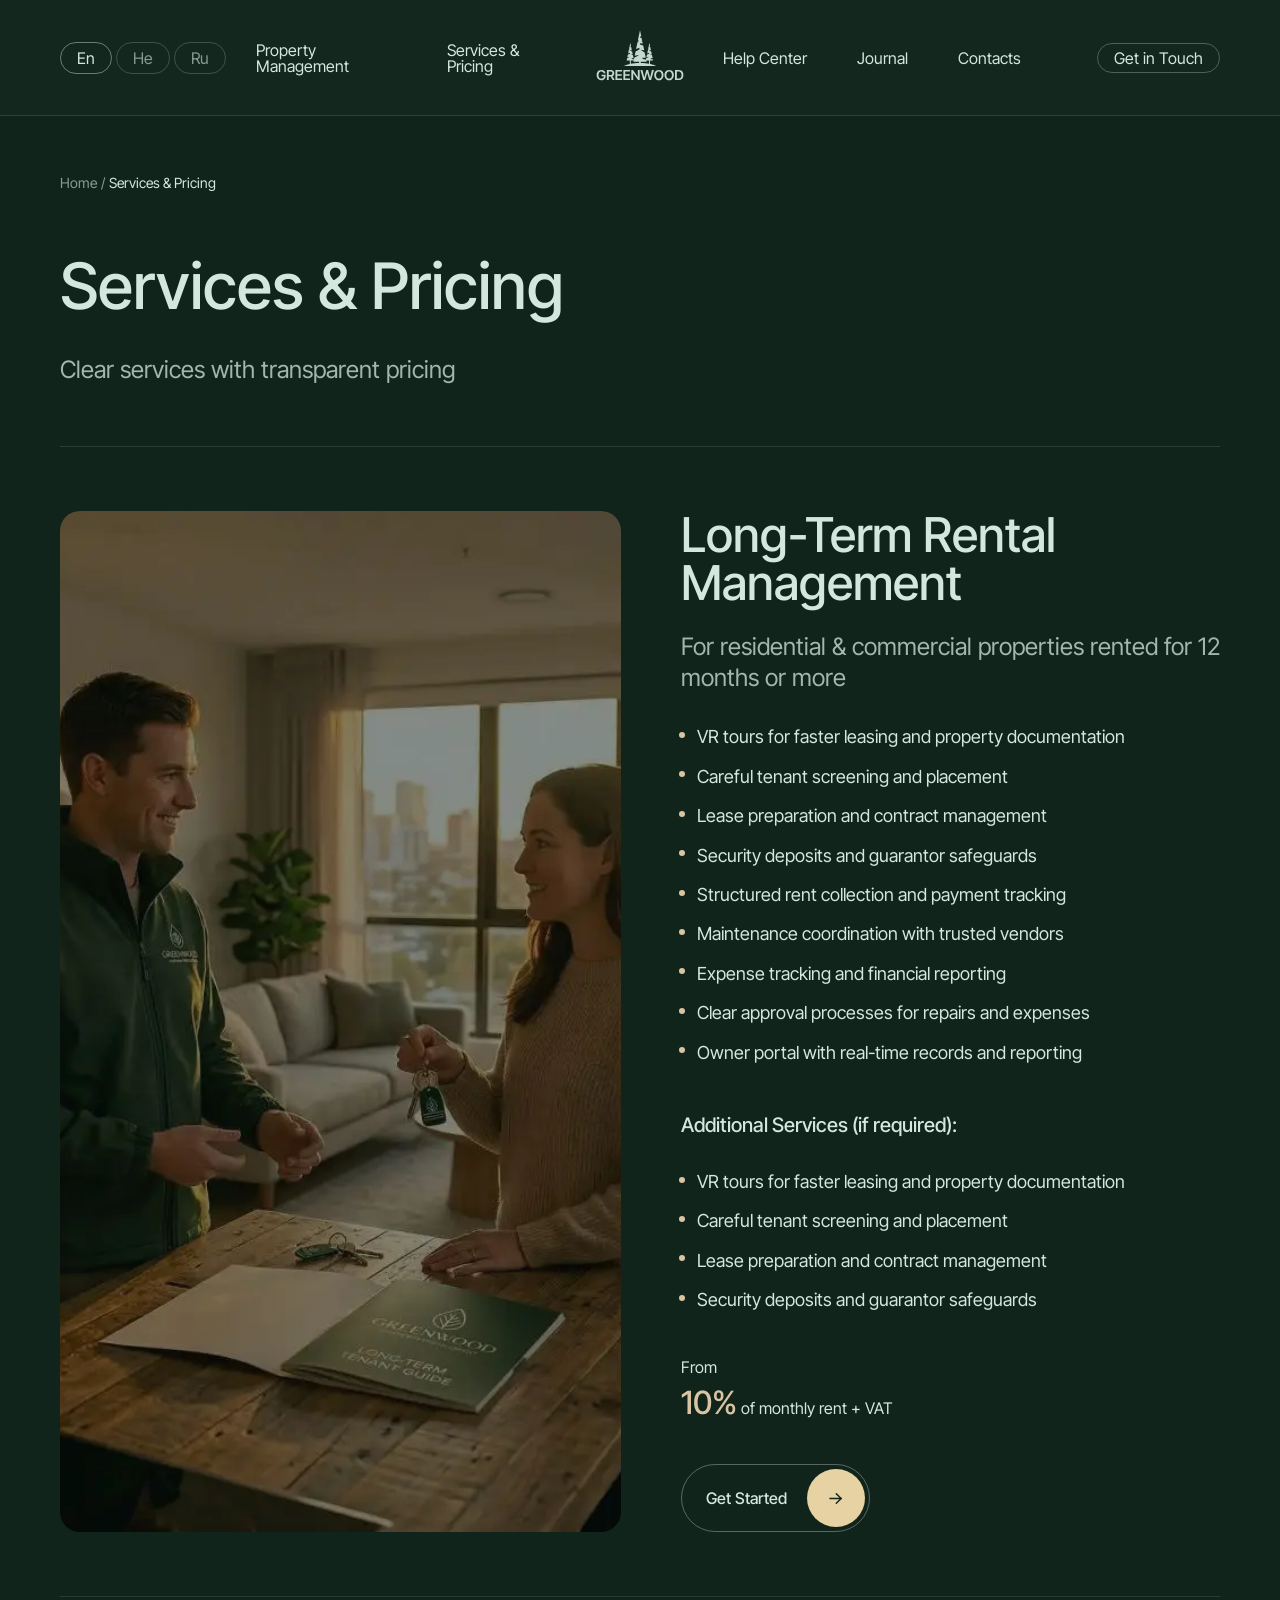
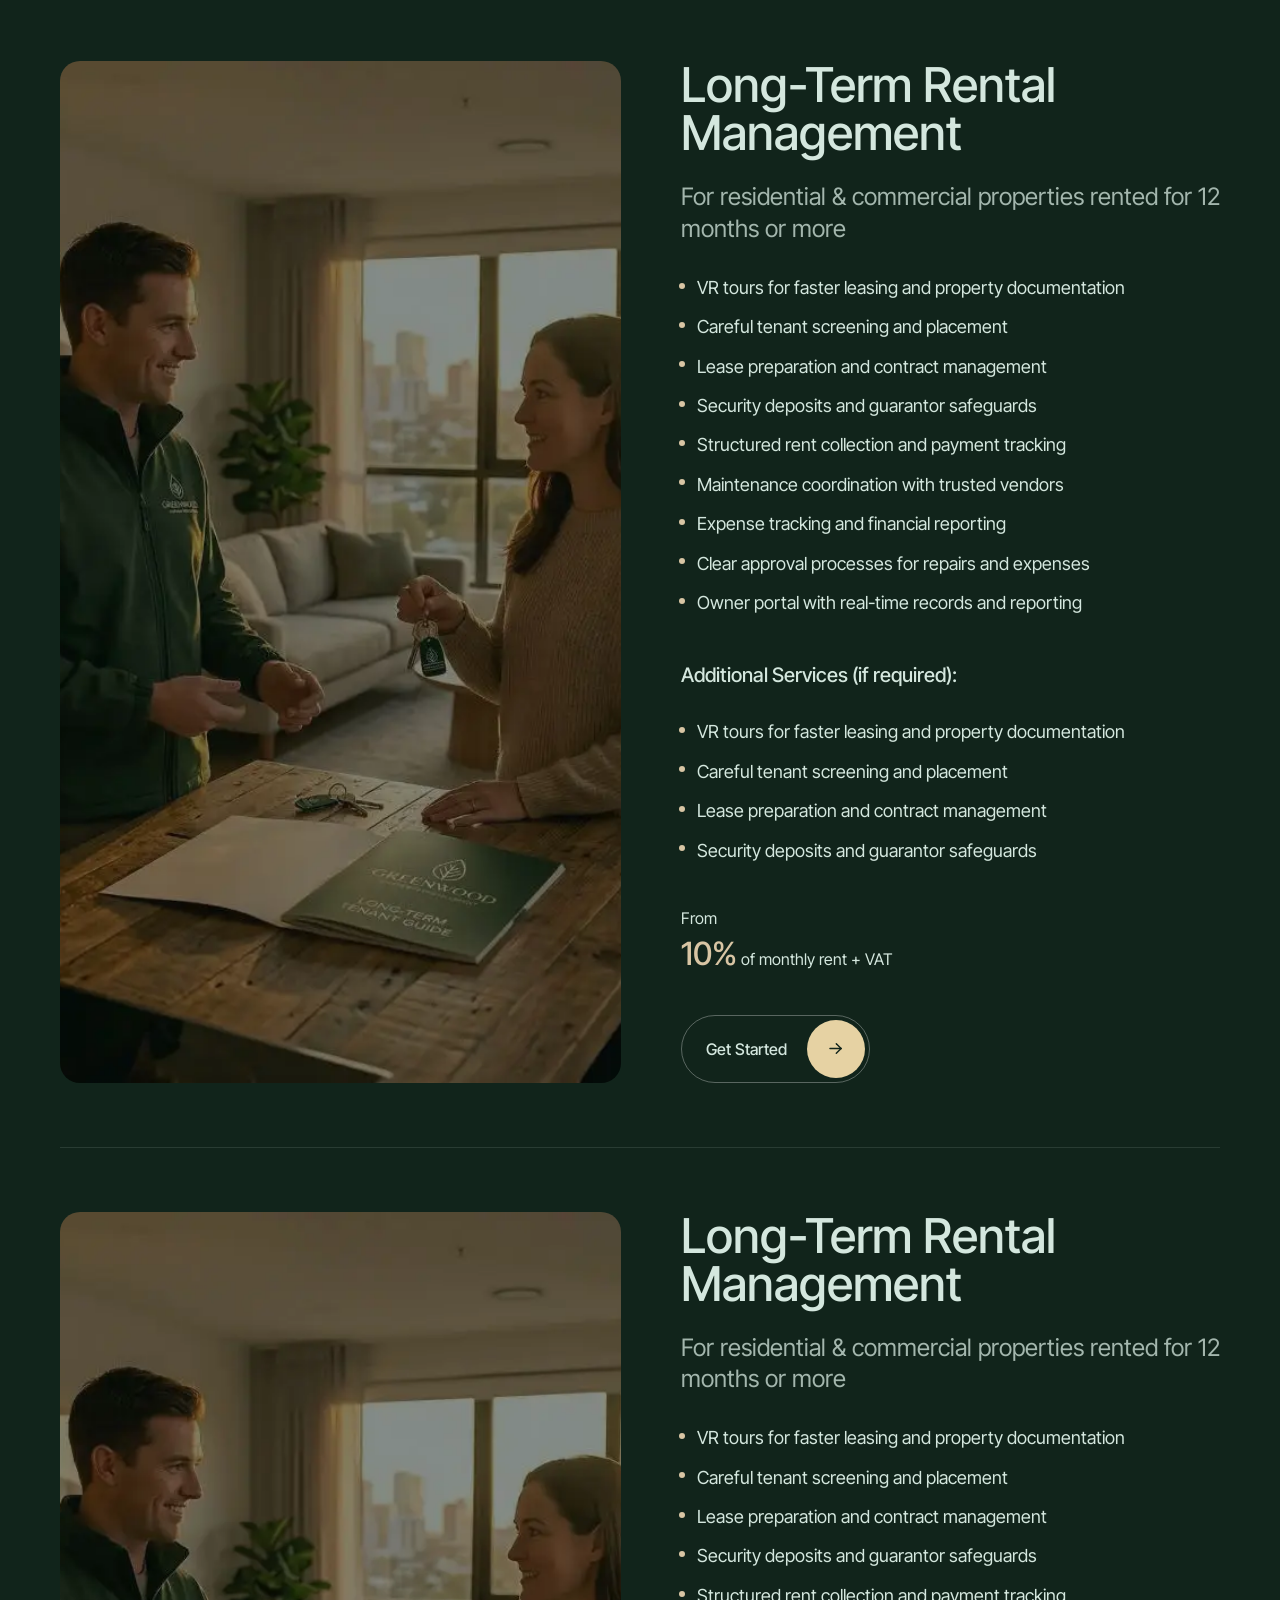
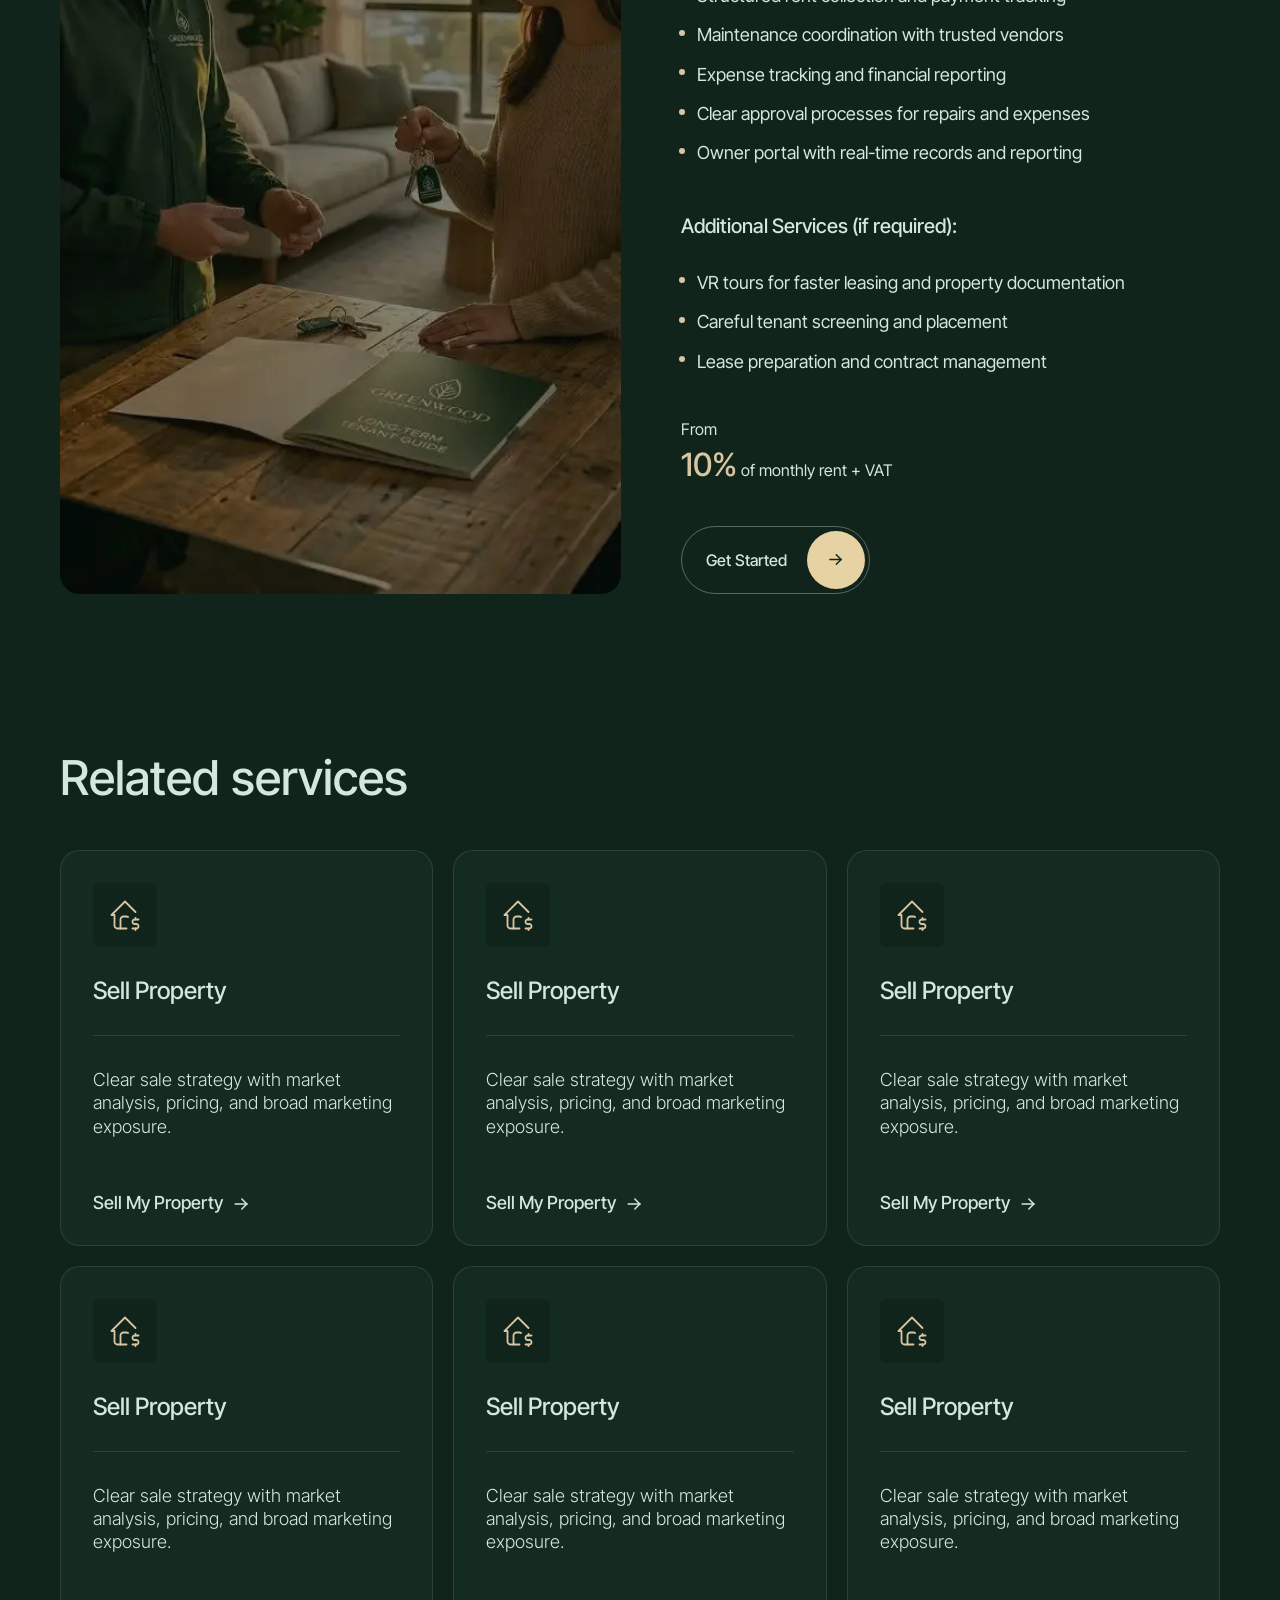
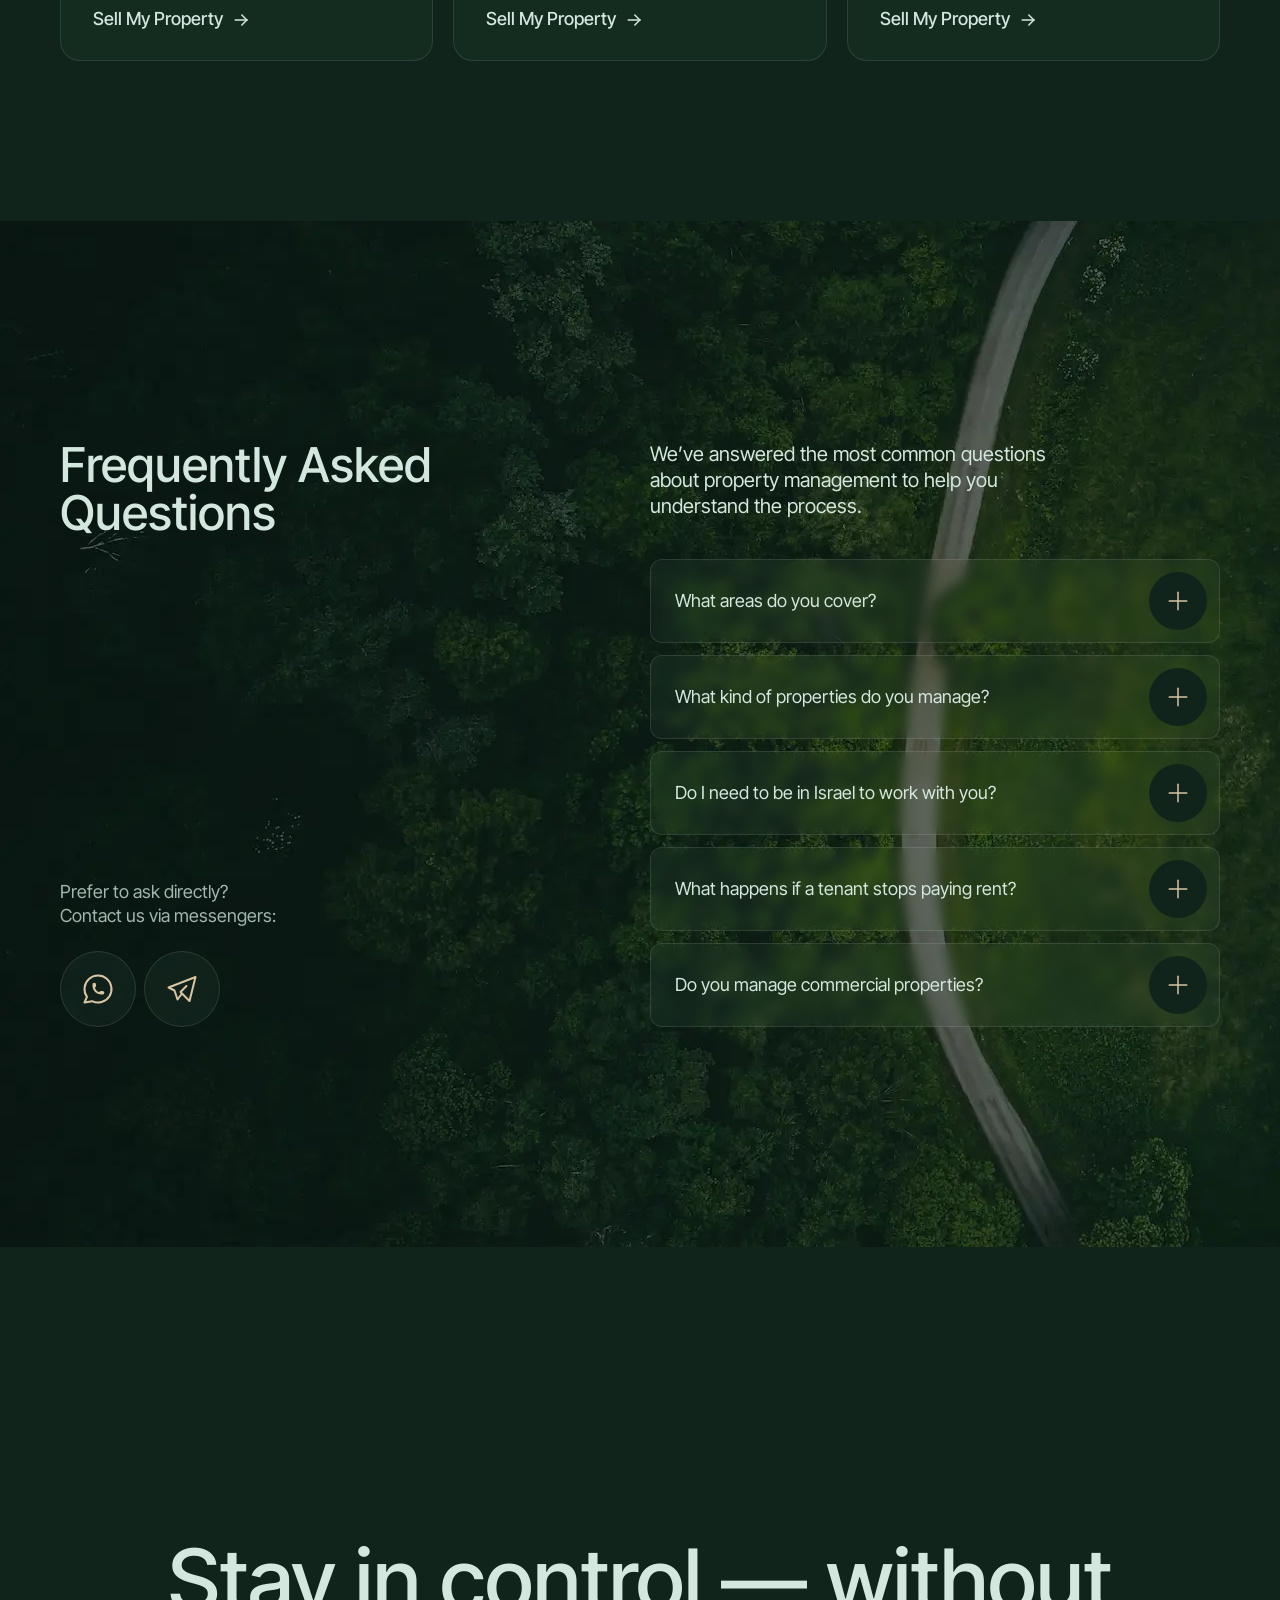
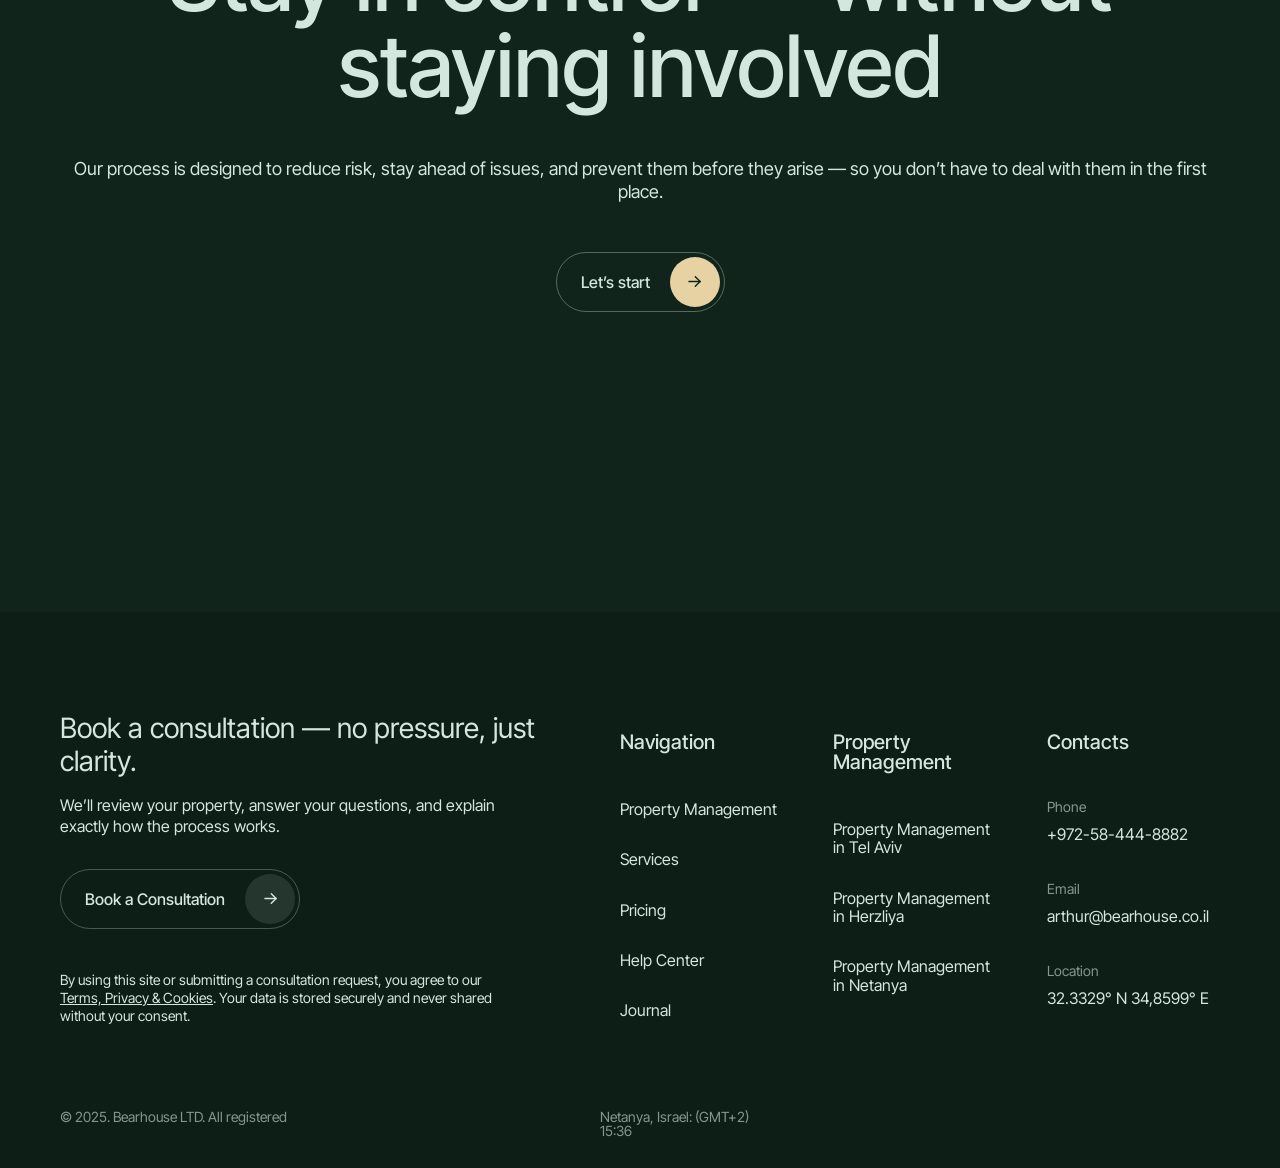
<file: services.html>
<!doctype html><html lang="en" class="page"><head><meta charset="UTF-8"><meta name="viewport" content="width=device-width,initial-scale=1"><link rel="shortcut icon" href="favicon.ico" type="image/x-icon"><meta http-equiv="X-UA-Compatible" content="ie=edge"><meta name="theme-color" content="#111111"><title>Property Management in Israel — Greenwood</title><meta name="description" content="Professional property management services in Israel. Full-service solutions for long-term, short-term, and vacation rentals. Stay in control without being involved."><meta name="keywords" content="property management Israel, rental management Israel, vacation rental Israel, real estate management Israel, landlord services Israel"><meta name="author" content="Greenwood"><meta name="viewport" content="width=device-width,initial-scale=1"><meta property="og:title" content="Property Management in Israel | Greenwood"><meta property="og:description" content="Be in control. Without being involved. Full-service property management in Israel."><meta property="og:type" content="website"><!-- fonts --><link rel="preload" href="/fonts/InterTight-Thin.woff2" as="font" type="font/woff2" crossorigin><link rel="preload" href="/fonts/InterTight-ExtraLight.woff2" as="font" type="font/woff2" crossorigin><link rel="preload" href="/fonts/InterTight-Light.woff2" as="font" type="font/woff2" crossorigin><link rel="preload" href="/fonts/InterTight-Regular.woff2" as="font" type="font/woff2" crossorigin><link rel="preload" href="/fonts/InterTight-Medium.woff2" as="font" type="font/woff2" crossorigin><link rel="preload" href="/fonts/InterTight-SemiBold.woff2" as="font" type="font/woff2" crossorigin><link rel="preload" href="/fonts/InterTight-Bold.woff2" as="font" type="font/woff2" crossorigin><link rel="preload" href="/fonts/InterTight-ExtraBold.woff2" as="font" type="font/woff2" crossorigin><link rel="preload" href="/fonts/InterTight-Black.woff2" as="font" type="font/woff2" crossorigin><!-- ====== --><link rel="canonical" href="https://kostiasav.github.io/greenwood/"><link rel="stylesheet" href="css/vendor.css"><link rel="stylesheet" href="css/main.css"><script defer="defer" src="js/main.js"></script></head><body class="page__body"><div class="site-container"><header class="header"><div class="container"><div class="header__content"><div class="header-left"><div class="lang-switch"><button class="active">En</button> <button>He</button> <button>Ru</button></div><nav class="nav-left"><a href="#">Property Management</a> <a href="#">Services & Pricing</a></nav></div><a href="/" class="header-logo"><img loading="lazy" src="img/svg/logo.svg" class="Greenwood" width="101" height="60" alt="Green Wood"></a><div class="header-right"><nav class="nav-right"><a href="#">Help Center</a> <a href="#">Journal</a> <a href="#">Contacts</a></nav><a href="#" class="btn-outline">Get in Touch</a></div><nav class="header__mobile__nav" data-menu><ul class="header__mobile__nav__main"><li><a href="#">Property Management</a></li><li><a href="#">Services</a></li><li><a href="#">Pricing</a></li><li><a href="#">Help Center</a></li><li><a href="#">Journal</a></li><li><a href="#">Contacts</a></li></ul><ul class="header__mobile__nav__second"><li><a href="#">Property Management in Tel Aviv</a></li><li><a href="#">Property Management in Herzliya</a></li><li><a href="#">Property Management in Netanya</a></li></ul><div class="header__mobile__nav__contact"><a href="tel:972584448882" class="a-phone">+972-58-444-8882</a> <a href="mailto:arthur@bearhouse.co.il" class="a-mail">arthur@bearhouse.co.il</a><div class="socials"><a href="#" class="socials__item"><svg width="36" height="36" viewBox="0 0 36 36" fill="none" xmlns="http://www.w3.org/2000/svg"><g clip-path="url(#clip0_4432_2106)"><path d="M4.5 31.5001L6.975 25.8001C5.08149 23.1122 4.234 19.8256 4.59157 16.5572C4.94913 13.2888 6.48718 10.2633 8.91706 8.04836C11.3469 5.83343 14.5016 4.5814 17.7891 4.52722C21.0765 4.47305 24.2707 5.62047 26.7723 7.75413C29.2738 9.8878 30.9107 12.861 31.3758 16.1159C31.8408 19.3707 31.1021 22.6834 29.2982 25.4322C27.4942 28.1811 24.7492 30.1771 21.5781 31.0457C18.407 31.9144 15.0279 31.5959 12.075 30.1501L4.5 31.5001Z" stroke="#11241B" stroke-width="2" stroke-linecap="round" stroke-linejoin="round"></path><path d="M13.5 15C13.5 15.1989 13.579 15.3897 13.7197 15.5303C13.8603 15.671 14.0511 15.75 14.25 15.75C14.4489 15.75 14.6397 15.671 14.7803 15.5303C14.921 15.3897 15 15.1989 15 15V13.5C15 13.3011 14.921 13.1103 14.7803 12.9697C14.6397 12.829 14.4489 12.75 14.25 12.75C14.0511 12.75 13.8603 12.829 13.7197 12.9697C13.579 13.1103 13.5 13.3011 13.5 13.5V15ZM13.5 15C13.5 16.9891 14.2902 18.8968 15.6967 20.3033C17.1032 21.7098 19.0109 22.5 21 22.5M21 22.5H22.5C22.6989 22.5 22.8897 22.421 23.0303 22.2803C23.171 22.1397 23.25 21.9489 23.25 21.75C23.25 21.5511 23.171 21.3603 23.0303 21.2197C22.8897 21.079 22.6989 21 22.5 21H21C20.8011 21 20.6103 21.079 20.4697 21.2197C20.329 21.3603 20.25 21.5511 20.25 21.75C20.25 21.9489 20.329 22.1397 20.4697 22.2803C20.6103 22.421 20.8011 22.5 21 22.5Z" stroke="#11241B" stroke-width="2" stroke-linecap="round" stroke-linejoin="round"></path></g><defs><clipPath id="clip0_4432_2106"><rect width="36" height="36" fill="white"></rect></clipPath></defs></svg> </a><a href="#" class="socials__item"><svg width="36" height="36" viewBox="0 0 36 36" fill="none" xmlns="http://www.w3.org/2000/svg"><g clip-path="url(#clip0_4432_441)"><path d="M22.5 15L16.5 21L25.5 30L31.5 6L4.5 16.5L10.5 19.5L13.5 28.5L18 22.5" stroke="#11241B" stroke-width="2" stroke-linecap="round" stroke-linejoin="round"></path></g><defs><clipPath id="clip0_4432_441"><rect width="36" height="36" fill="white"></rect></clipPath></defs></svg></a></div></div></nav><div class="burger__wrapper"><button class="btn-reset burger" aria-label="Open Burger" aria-expanded="false" data-burger><span class="burger__line"></span></button></div></div></div></header><main class="main"><section class="header-section"><div class="container"><div class="header-section__content"><div class="breadcrumbs"><a href="/" class="breadcrumbs__item">Home</a> <span class="breadcrumbs__separator">/</span> <a href="#" class="breadcrumbs__item breadcrumbs__item--active">Services & Pricing</a></div><h1 class="header-section-title">Services & Pricing</h1><p class="header-section-description">Clear services with transparent pricing</p></div></div></section><div class="services-list-section"><div class="container"><ul class="services__full-list"><li class="services__list-item"><div class="services__list-item__image"><img src="img/service-1.webp" alt="Long-Term Rental Management" srcset="img/service-1.webp"></div><div class="services__list-item__content"><h2>Long-Term Rental Management</h2><p>For residential & commercial properties rented for 12 months or more</p><ul><li>VR tours for faster leasing and property documentation</li><li>Careful tenant screening and placement</li><li>Lease preparation and contract management</li><li>Security deposits and guarantor safeguards</li><li>Structured rent collection and payment tracking</li><li>Maintenance coordination with trusted vendors</li><li>Expense tracking and financial reporting</li><li>Clear approval processes for repairs and expenses</li><li>Owner portal with real-time records and reporting</li></ul><h3>Additional Services (if required):</h3><ul><li>VR tours for faster leasing and property documentation</li><li>Careful tenant screening and placement</li><li>Lease preparation and contract management</li><li>Security deposits and guarantor safeguards</li></ul><h4 class="services__item-price-title">From</h4><p class="services__item-price"><span>10%</span> of monthly rent + VAT</p><a href="#" class="btn--standard"><span>Get Started</span><div class="icon"><img loading="lazy" src="img/svg/arrow-btn--standard.svg" class="btn--standard--icon" width="19" height="19" alt="Ask a Question"></div></a></div></li><li class="services__list-item"><div class="services__list-item__image"><img src="img/service-1.webp" alt="Long-Term Rental Management" srcset="img/service-1.webp"></div><div class="services__list-item__content"><h2>Long-Term Rental Management</h2><p>For residential & commercial properties rented for 12 months or more</p><ul><li>VR tours for faster leasing and property documentation</li><li>Careful tenant screening and placement</li><li>Lease preparation and contract management</li><li>Security deposits and guarantor safeguards</li><li>Structured rent collection and payment tracking</li><li>Maintenance coordination with trusted vendors</li><li>Expense tracking and financial reporting</li><li>Clear approval processes for repairs and expenses</li><li>Owner portal with real-time records and reporting</li></ul><h3>Additional Services (if required):</h3><ul><li>VR tours for faster leasing and property documentation</li><li>Careful tenant screening and placement</li><li>Lease preparation and contract management</li><li>Security deposits and guarantor safeguards</li></ul><h4 class="services__item-price-title">From</h4><p class="services__item-price"><span>10%</span> of monthly rent + VAT</p><a href="#" class="btn--standard"><span>Get Started</span><div class="icon"><img loading="lazy" src="img/svg/arrow-btn--standard.svg" class="btn--standard--icon" width="19" height="19" alt="Ask a Question"></div></a></div></li><li class="services__list-item"><div class="services__list-item__image"><img src="img/service-1.webp" alt="Long-Term Rental Management" srcset="img/service-1.webp"></div><div class="services__list-item__content"><h2>Long-Term Rental Management</h2><p>For residential & commercial properties rented for 12 months or more</p><ul><li>VR tours for faster leasing and property documentation</li><li>Careful tenant screening and placement</li><li>Lease preparation and contract management</li><li>Security deposits and guarantor safeguards</li><li>Structured rent collection and payment tracking</li><li>Maintenance coordination with trusted vendors</li><li>Expense tracking and financial reporting</li><li>Clear approval processes for repairs and expenses</li><li>Owner portal with real-time records and reporting</li></ul><h3>Additional Services (if required):</h3><ul><li>VR tours for faster leasing and property documentation</li><li>Careful tenant screening and placement</li><li>Lease preparation and contract management</li></ul><h4 class="services__item-price-title">From</h4><p class="services__item-price"><span>10%</span> of monthly rent + VAT</p><a href="#" class="btn--standard"><span>Get Started</span><div class="icon"><img loading="lazy" src="img/svg/arrow-btn--standard.svg" class="btn--standard--icon" width="19" height="19" alt="Ask a Question"></div></a></div></li></ul></div></div><section class="service-benefits"><div class="container"><h2 class="section-title">Related services</h2><ul class="service-benefits__list"><li class="service-benefit"><div class="service-benefit__image"><svg viewBox="0 0 36 36" xmlns="http://www.w3.org/2000/svg" xmlns:xlink="http://www.w3.org/1999/xlink" width="36.000000" height="36.000000" fill="none"><rect id="Frame" width="36.000000" height="36.000000" x="0.000000" y="0.000000" fill="rgb(255,255,255)" fill-opacity="0"/><path id="Vector" d="M0 0L36 0L36 36L0 36L0 0Z" fill-rule="nonzero"/><path id="Vector" d="M28.5 15L18 4.5L4.5 18L7.5 18L7.5 28.5C7.5 29.2957 7.81607 30.0587 8.37868 30.6213C8.94129 31.1839 9.70435 31.5 10.5 31.5L19.5 31.5" fill-rule="nonzero" stroke="rgb(216,197,164)" stroke-linecap="round" stroke-linejoin="round" stroke-width="1.800000"/><path id="Vector" d="M13.5 31.5L13.5 22.5C13.5 21.7043 13.8161 20.9413 14.3787 20.3787C14.9413 19.8161 15.7044 19.5 16.5 19.5L19.5 19.5C20.0805 19.5 20.622 19.665 21.081 19.95" fill-rule="nonzero" stroke="rgb(216,197,164)" stroke-linecap="round" stroke-linejoin="round" stroke-width="1.800000"/><path id="Vector" d="M31.5 22.5L27.75 22.5C27.1533 22.5 26.581 22.7371 26.159 23.159C25.7371 23.581 25.5 24.1533 25.5 24.75C25.5 25.3467 25.7371 25.919 26.159 26.341C26.581 26.7629 27.1533 27 27.75 27L29.25 27C29.8467 27 30.419 27.2371 30.841 27.659C31.2629 28.081 31.5 28.6533 31.5 29.25C31.5 29.8467 31.2629 30.419 30.841 30.841C30.419 31.2629 29.8467 31.5 29.25 31.5L25.5 31.5" fill-rule="nonzero" stroke="rgb(216,197,164)" stroke-linecap="round" stroke-linejoin="round" stroke-width="1.800000"/><path id="Vector" d="M28.5 31.5L28.5 33M28.5 21L28.5 22.5" stroke="rgb(216,197,164)" stroke-linecap="round" stroke-linejoin="round" stroke-width="1.800000"/></svg></div><h3>Sell Property</h3><p>Clear sale strategy with market analysis, pricing, and broad marketing exposure.</p><a href="#">Sell My Property</a></li><li class="service-benefit"><div class="service-benefit__image"><svg viewBox="0 0 36 36" xmlns="http://www.w3.org/2000/svg" xmlns:xlink="http://www.w3.org/1999/xlink" width="36.000000" height="36.000000" fill="none"><rect id="Frame" width="36.000000" height="36.000000" x="0.000000" y="0.000000" fill="rgb(255,255,255)" fill-opacity="0"/><path id="Vector" d="M0 0L36 0L36 36L0 36L0 0Z" fill-rule="nonzero"/><path id="Vector" d="M28.5 15L18 4.5L4.5 18L7.5 18L7.5 28.5C7.5 29.2957 7.81607 30.0587 8.37868 30.6213C8.94129 31.1839 9.70435 31.5 10.5 31.5L19.5 31.5" fill-rule="nonzero" stroke="rgb(216,197,164)" stroke-linecap="round" stroke-linejoin="round" stroke-width="1.800000"/><path id="Vector" d="M13.5 31.5L13.5 22.5C13.5 21.7043 13.8161 20.9413 14.3787 20.3787C14.9413 19.8161 15.7044 19.5 16.5 19.5L19.5 19.5C20.0805 19.5 20.622 19.665 21.081 19.95" fill-rule="nonzero" stroke="rgb(216,197,164)" stroke-linecap="round" stroke-linejoin="round" stroke-width="1.800000"/><path id="Vector" d="M31.5 22.5L27.75 22.5C27.1533 22.5 26.581 22.7371 26.159 23.159C25.7371 23.581 25.5 24.1533 25.5 24.75C25.5 25.3467 25.7371 25.919 26.159 26.341C26.581 26.7629 27.1533 27 27.75 27L29.25 27C29.8467 27 30.419 27.2371 30.841 27.659C31.2629 28.081 31.5 28.6533 31.5 29.25C31.5 29.8467 31.2629 30.419 30.841 30.841C30.419 31.2629 29.8467 31.5 29.25 31.5L25.5 31.5" fill-rule="nonzero" stroke="rgb(216,197,164)" stroke-linecap="round" stroke-linejoin="round" stroke-width="1.800000"/><path id="Vector" d="M28.5 31.5L28.5 33M28.5 21L28.5 22.5" stroke="rgb(216,197,164)" stroke-linecap="round" stroke-linejoin="round" stroke-width="1.800000"/></svg></div><h3>Sell Property</h3><p>Clear sale strategy with market analysis, pricing, and broad marketing exposure.</p><a href="#">Sell My Property</a></li><li class="service-benefit"><div class="service-benefit__image"><svg viewBox="0 0 36 36" xmlns="http://www.w3.org/2000/svg" xmlns:xlink="http://www.w3.org/1999/xlink" width="36.000000" height="36.000000" fill="none"><rect id="Frame" width="36.000000" height="36.000000" x="0.000000" y="0.000000" fill="rgb(255,255,255)" fill-opacity="0"/><path id="Vector" d="M0 0L36 0L36 36L0 36L0 0Z" fill-rule="nonzero"/><path id="Vector" d="M28.5 15L18 4.5L4.5 18L7.5 18L7.5 28.5C7.5 29.2957 7.81607 30.0587 8.37868 30.6213C8.94129 31.1839 9.70435 31.5 10.5 31.5L19.5 31.5" fill-rule="nonzero" stroke="rgb(216,197,164)" stroke-linecap="round" stroke-linejoin="round" stroke-width="1.800000"/><path id="Vector" d="M13.5 31.5L13.5 22.5C13.5 21.7043 13.8161 20.9413 14.3787 20.3787C14.9413 19.8161 15.7044 19.5 16.5 19.5L19.5 19.5C20.0805 19.5 20.622 19.665 21.081 19.95" fill-rule="nonzero" stroke="rgb(216,197,164)" stroke-linecap="round" stroke-linejoin="round" stroke-width="1.800000"/><path id="Vector" d="M31.5 22.5L27.75 22.5C27.1533 22.5 26.581 22.7371 26.159 23.159C25.7371 23.581 25.5 24.1533 25.5 24.75C25.5 25.3467 25.7371 25.919 26.159 26.341C26.581 26.7629 27.1533 27 27.75 27L29.25 27C29.8467 27 30.419 27.2371 30.841 27.659C31.2629 28.081 31.5 28.6533 31.5 29.25C31.5 29.8467 31.2629 30.419 30.841 30.841C30.419 31.2629 29.8467 31.5 29.25 31.5L25.5 31.5" fill-rule="nonzero" stroke="rgb(216,197,164)" stroke-linecap="round" stroke-linejoin="round" stroke-width="1.800000"/><path id="Vector" d="M28.5 31.5L28.5 33M28.5 21L28.5 22.5" stroke="rgb(216,197,164)" stroke-linecap="round" stroke-linejoin="round" stroke-width="1.800000"/></svg></div><h3>Sell Property</h3><p>Clear sale strategy with market analysis, pricing, and broad marketing exposure.</p><a href="#">Sell My Property</a></li><li class="service-benefit"><div class="service-benefit__image"><svg viewBox="0 0 36 36" xmlns="http://www.w3.org/2000/svg" xmlns:xlink="http://www.w3.org/1999/xlink" width="36.000000" height="36.000000" fill="none"><rect id="Frame" width="36.000000" height="36.000000" x="0.000000" y="0.000000" fill="rgb(255,255,255)" fill-opacity="0"/><path id="Vector" d="M0 0L36 0L36 36L0 36L0 0Z" fill-rule="nonzero"/><path id="Vector" d="M28.5 15L18 4.5L4.5 18L7.5 18L7.5 28.5C7.5 29.2957 7.81607 30.0587 8.37868 30.6213C8.94129 31.1839 9.70435 31.5 10.5 31.5L19.5 31.5" fill-rule="nonzero" stroke="rgb(216,197,164)" stroke-linecap="round" stroke-linejoin="round" stroke-width="1.800000"/><path id="Vector" d="M13.5 31.5L13.5 22.5C13.5 21.7043 13.8161 20.9413 14.3787 20.3787C14.9413 19.8161 15.7044 19.5 16.5 19.5L19.5 19.5C20.0805 19.5 20.622 19.665 21.081 19.95" fill-rule="nonzero" stroke="rgb(216,197,164)" stroke-linecap="round" stroke-linejoin="round" stroke-width="1.800000"/><path id="Vector" d="M31.5 22.5L27.75 22.5C27.1533 22.5 26.581 22.7371 26.159 23.159C25.7371 23.581 25.5 24.1533 25.5 24.75C25.5 25.3467 25.7371 25.919 26.159 26.341C26.581 26.7629 27.1533 27 27.75 27L29.25 27C29.8467 27 30.419 27.2371 30.841 27.659C31.2629 28.081 31.5 28.6533 31.5 29.25C31.5 29.8467 31.2629 30.419 30.841 30.841C30.419 31.2629 29.8467 31.5 29.25 31.5L25.5 31.5" fill-rule="nonzero" stroke="rgb(216,197,164)" stroke-linecap="round" stroke-linejoin="round" stroke-width="1.800000"/><path id="Vector" d="M28.5 31.5L28.5 33M28.5 21L28.5 22.5" stroke="rgb(216,197,164)" stroke-linecap="round" stroke-linejoin="round" stroke-width="1.800000"/></svg></div><h3>Sell Property</h3><p>Clear sale strategy with market analysis, pricing, and broad marketing exposure.</p><a href="#">Sell My Property</a></li><li class="service-benefit"><div class="service-benefit__image"><svg viewBox="0 0 36 36" xmlns="http://www.w3.org/2000/svg" xmlns:xlink="http://www.w3.org/1999/xlink" width="36.000000" height="36.000000" fill="none"><rect id="Frame" width="36.000000" height="36.000000" x="0.000000" y="0.000000" fill="rgb(255,255,255)" fill-opacity="0"/><path id="Vector" d="M0 0L36 0L36 36L0 36L0 0Z" fill-rule="nonzero"/><path id="Vector" d="M28.5 15L18 4.5L4.5 18L7.5 18L7.5 28.5C7.5 29.2957 7.81607 30.0587 8.37868 30.6213C8.94129 31.1839 9.70435 31.5 10.5 31.5L19.5 31.5" fill-rule="nonzero" stroke="rgb(216,197,164)" stroke-linecap="round" stroke-linejoin="round" stroke-width="1.800000"/><path id="Vector" d="M13.5 31.5L13.5 22.5C13.5 21.7043 13.8161 20.9413 14.3787 20.3787C14.9413 19.8161 15.7044 19.5 16.5 19.5L19.5 19.5C20.0805 19.5 20.622 19.665 21.081 19.95" fill-rule="nonzero" stroke="rgb(216,197,164)" stroke-linecap="round" stroke-linejoin="round" stroke-width="1.800000"/><path id="Vector" d="M31.5 22.5L27.75 22.5C27.1533 22.5 26.581 22.7371 26.159 23.159C25.7371 23.581 25.5 24.1533 25.5 24.75C25.5 25.3467 25.7371 25.919 26.159 26.341C26.581 26.7629 27.1533 27 27.75 27L29.25 27C29.8467 27 30.419 27.2371 30.841 27.659C31.2629 28.081 31.5 28.6533 31.5 29.25C31.5 29.8467 31.2629 30.419 30.841 30.841C30.419 31.2629 29.8467 31.5 29.25 31.5L25.5 31.5" fill-rule="nonzero" stroke="rgb(216,197,164)" stroke-linecap="round" stroke-linejoin="round" stroke-width="1.800000"/><path id="Vector" d="M28.5 31.5L28.5 33M28.5 21L28.5 22.5" stroke="rgb(216,197,164)" stroke-linecap="round" stroke-linejoin="round" stroke-width="1.800000"/></svg></div><h3>Sell Property</h3><p>Clear sale strategy with market analysis, pricing, and broad marketing exposure.</p><a href="#">Sell My Property</a></li><li class="service-benefit"><div class="service-benefit__image"><svg viewBox="0 0 36 36" xmlns="http://www.w3.org/2000/svg" xmlns:xlink="http://www.w3.org/1999/xlink" width="36.000000" height="36.000000" fill="none"><rect id="Frame" width="36.000000" height="36.000000" x="0.000000" y="0.000000" fill="rgb(255,255,255)" fill-opacity="0"/><path id="Vector" d="M0 0L36 0L36 36L0 36L0 0Z" fill-rule="nonzero"/><path id="Vector" d="M28.5 15L18 4.5L4.5 18L7.5 18L7.5 28.5C7.5 29.2957 7.81607 30.0587 8.37868 30.6213C8.94129 31.1839 9.70435 31.5 10.5 31.5L19.5 31.5" fill-rule="nonzero" stroke="rgb(216,197,164)" stroke-linecap="round" stroke-linejoin="round" stroke-width="1.800000"/><path id="Vector" d="M13.5 31.5L13.5 22.5C13.5 21.7043 13.8161 20.9413 14.3787 20.3787C14.9413 19.8161 15.7044 19.5 16.5 19.5L19.5 19.5C20.0805 19.5 20.622 19.665 21.081 19.95" fill-rule="nonzero" stroke="rgb(216,197,164)" stroke-linecap="round" stroke-linejoin="round" stroke-width="1.800000"/><path id="Vector" d="M31.5 22.5L27.75 22.5C27.1533 22.5 26.581 22.7371 26.159 23.159C25.7371 23.581 25.5 24.1533 25.5 24.75C25.5 25.3467 25.7371 25.919 26.159 26.341C26.581 26.7629 27.1533 27 27.75 27L29.25 27C29.8467 27 30.419 27.2371 30.841 27.659C31.2629 28.081 31.5 28.6533 31.5 29.25C31.5 29.8467 31.2629 30.419 30.841 30.841C30.419 31.2629 29.8467 31.5 29.25 31.5L25.5 31.5" fill-rule="nonzero" stroke="rgb(216,197,164)" stroke-linecap="round" stroke-linejoin="round" stroke-width="1.800000"/><path id="Vector" d="M28.5 31.5L28.5 33M28.5 21L28.5 22.5" stroke="rgb(216,197,164)" stroke-linecap="round" stroke-linejoin="round" stroke-width="1.800000"/></svg></div><h3>Sell Property</h3><p>Clear sale strategy with market analysis, pricing, and broad marketing exposure.</p><a href="#">Sell My Property</a></li></ul></div></section><section class="faq faq-back" style="background-image: url(&quot;img/faq-back.webp&quot;)"><div class="container"><div class="faq__content"><div class="faq__left"><h2 class="section-title">Frequently Asked Questions</h2><p class="faq-subtitle">Prefer to ask directly?<br>Contact us via messengers:</p><div class="socials"><a href="#" class="socials__item" aria-label="WhatsApp"><svg width="36" height="36" viewBox="0 0 36 36" fill="none" xmlns="http://www.w3.org/2000/svg"><g clip-path="url(#clip0_4432_2106)"><path d="M4.5 31.5001L6.975 25.8001C5.08149 23.1122 4.234 19.8256 4.59157 16.5572C4.94913 13.2888 6.48718 10.2633 8.91706 8.04836C11.3469 5.83343 14.5016 4.5814 17.7891 4.52722C21.0765 4.47305 24.2707 5.62047 26.7723 7.75413C29.2738 9.8878 30.9107 12.861 31.3758 16.1159C31.8408 19.3707 31.1021 22.6834 29.2982 25.4322C27.4942 28.1811 24.7492 30.1771 21.5781 31.0457C18.407 31.9144 15.0279 31.5959 12.075 30.1501L4.5 31.5001Z" stroke="#11241B" stroke-width="2" stroke-linecap="round" stroke-linejoin="round"/><path d="M13.5 15C13.5 15.1989 13.579 15.3897 13.7197 15.5303C13.8603 15.671 14.0511 15.75 14.25 15.75C14.4489 15.75 14.6397 15.671 14.7803 15.5303C14.921 15.3897 15 15.1989 15 15V13.5C15 13.3011 14.921 13.1103 14.7803 12.9697C14.6397 12.829 14.4489 12.75 14.25 12.75C14.0511 12.75 13.8603 12.829 13.7197 12.9697C13.579 13.1103 13.5 13.3011 13.5 13.5V15ZM13.5 15C13.5 16.9891 14.2902 18.8968 15.6967 20.3033C17.1032 21.7098 19.0109 22.5 21 22.5M21 22.5H22.5C22.6989 22.5 22.8897 22.421 23.0303 22.2803C23.171 22.1397 23.25 21.9489 23.25 21.75C23.25 21.5511 23.171 21.3603 23.0303 21.2197C22.8897 21.079 22.6989 21 22.5 21H21C20.8011 21 20.6103 21.079 20.4697 21.2197C20.329 21.3603 20.25 21.5511 20.25 21.75C20.25 21.9489 20.329 22.1397 20.4697 22.2803C20.6103 22.421 20.8011 22.5 21 22.5Z" stroke="#11241B" stroke-width="2" stroke-linecap="round" stroke-linejoin="round"/></g><defs><clipPath id="clip0_4432_2106"><rect width="36" height="36" fill="white"/></clipPath></defs></svg> </a><a href="#" class="socials__item" aria-label="Telegram"><svg width="36" height="36" viewBox="0 0 36 36" fill="none" xmlns="http://www.w3.org/2000/svg"><g clip-path="url(#clip0_4432_441)"><path d="M22.5 15L16.5 21L25.5 30L31.5 6L4.5 16.5L10.5 19.5L13.5 28.5L18 22.5" stroke="#11241B" stroke-width="2" stroke-linecap="round" stroke-linejoin="round"/></g><defs><clipPath id="clip0_4432_441"><rect width="36" height="36" fill="white"/></clipPath></defs></svg></a></div></div><div class="faq__right"><h3 class="faq__right-title">We’ve answered the most common questions about property management to help you understand the process.</h3><ul class="faq__list"><li class="faq__item"><div class="faq__head"><h4>What areas do you cover?</h4><div class="faq__icon"><img src="img/svg/faq-icon.svg" alt="What areas do you cover?" srcset="img/svg/faq-icon.svg"></div></div><div class="faq__body"><p>Every plan specifies exactly which services are covered. Scope changes require written agreement — no informal extensions.</p></div></li><li class="faq__item"><div class="faq__head"><h4>What kind of properties do you manage?</h4><div class="faq__icon"><img src="img/svg/faq-icon.svg" alt="What kind of properties do you manage?" srcset="img/svg/faq-icon.svg"></div></div><div class="faq__body"><p>Every plan specifies exactly which services are covered. Scope changes require written agreement — no informal extensions.</p></div></li><li class="faq__item"><div class="faq__head"><h4>Do I need to be in Israel to work with you?</h4><div class="faq__icon"><img src="img/svg/faq-icon.svg" alt="Do I need to be in Israel to work with you?" srcset="img/svg/faq-icon.svg"></div></div><div class="faq__body"><p>Every plan specifies exactly which services are covered. Scope changes require written agreement — no informal extensions.</p></div></li><li class="faq__item"><div class="faq__head"><h4>What happens if a tenant stops paying rent?</h4><div class="faq__icon"><img src="img/svg/faq-icon.svg" alt="What happens if a tenant stops paying rent?" srcset="img/svg/faq-icon.svg"></div></div><div class="faq__body"><p>Every plan specifies exactly which services are covered. Scope changes require written agreement — no informal extensions.</p></div></li><li class="faq__item"><div class="faq__head"><h4>Do you manage commercial properties?</h4><div class="faq__icon"><img src="img/svg/faq-icon.svg" alt="Do you manage commercial properties?" srcset="img/svg/faq-icon.svg"></div></div><div class="faq__body"><p>Every plan specifies exactly which services are covered. Scope changes require written agreement — no informal extensions.</p></div></li></ul><p class="faq-subtitle">Prefer to ask directly?<br>Contact us via messengers:</p><div class="socials"><a href="#" class="socials__item" aria-label="Whatsapp"><svg width="36" height="36" viewBox="0 0 36 36" fill="none" xmlns="http://www.w3.org/2000/svg"><g clip-path="url(#clip0_4432_2106)"><path d="M4.5 31.5001L6.975 25.8001C5.08149 23.1122 4.234 19.8256 4.59157 16.5572C4.94913 13.2888 6.48718 10.2633 8.91706 8.04836C11.3469 5.83343 14.5016 4.5814 17.7891 4.52722C21.0765 4.47305 24.2707 5.62047 26.7723 7.75413C29.2738 9.8878 30.9107 12.861 31.3758 16.1159C31.8408 19.3707 31.1021 22.6834 29.2982 25.4322C27.4942 28.1811 24.7492 30.1771 21.5781 31.0457C18.407 31.9144 15.0279 31.5959 12.075 30.1501L4.5 31.5001Z" stroke="#11241B" stroke-width="2" stroke-linecap="round" stroke-linejoin="round"></path><path d="M13.5 15C13.5 15.1989 13.579 15.3897 13.7197 15.5303C13.8603 15.671 14.0511 15.75 14.25 15.75C14.4489 15.75 14.6397 15.671 14.7803 15.5303C14.921 15.3897 15 15.1989 15 15V13.5C15 13.3011 14.921 13.1103 14.7803 12.9697C14.6397 12.829 14.4489 12.75 14.25 12.75C14.0511 12.75 13.8603 12.829 13.7197 12.9697C13.579 13.1103 13.5 13.3011 13.5 13.5V15ZM13.5 15C13.5 16.9891 14.2902 18.8968 15.6967 20.3033C17.1032 21.7098 19.0109 22.5 21 22.5M21 22.5H22.5C22.6989 22.5 22.8897 22.421 23.0303 22.2803C23.171 22.1397 23.25 21.9489 23.25 21.75C23.25 21.5511 23.171 21.3603 23.0303 21.2197C22.8897 21.079 22.6989 21 22.5 21H21C20.8011 21 20.6103 21.079 20.4697 21.2197C20.329 21.3603 20.25 21.5511 20.25 21.75C20.25 21.9489 20.329 22.1397 20.4697 22.2803C20.6103 22.421 20.8011 22.5 21 22.5Z" stroke="#11241B" stroke-width="2" stroke-linecap="round" stroke-linejoin="round"></path></g><defs><clipPath id="clip0_4432_2106"><rect width="36" height="36" fill="white"></rect></clipPath></defs></svg> </a><a href="#" class="socials__item" aria-label="Telegram"><svg width="36" height="36" viewBox="0 0 36 36" fill="none" xmlns="http://www.w3.org/2000/svg"><g clip-path="url(#clip0_4432_441)"><path d="M22.5 15L16.5 21L25.5 30L31.5 6L4.5 16.5L10.5 19.5L13.5 28.5L18 22.5" stroke="#11241B" stroke-width="2" stroke-linecap="round" stroke-linejoin="round"></path></g><defs><clipPath id="clip0_4432_441"><rect width="36" height="36" fill="white"></rect></clipPath></defs></svg></a></div></div></div></div></section><section class="cta"><div class="container"><div class="cta__content"><h2 class="cta-title">Stay in control — without<br>staying involved</h2><p class="cta-description">Our process is designed to reduce risk, stay ahead of issues, and prevent them before they arise — so you don’t have to deal with them in the first place.</p><a href="#" class="btn--standard"><span>Let’s start</span><div class="icon"><img loading="lazy" src="img/svg/arrow-btn--standard.svg" class="btn--standard--icon" width="19" height="19" alt="Let’s start"></div></a></div></div></section></main><footer class="footer"><div class="container"><div class="footer__top"><div class="footer__col__main"><h2 class="footer-main-title">Book a consultation — no pressure, just clarity.</h2><p class="footer-main-subtitle">We’ll review your property, answer your questions, and explain exactly how the process works.</p><a href="#" class="btn--white"><span>Book a Consultation</span><div class="icon"><img loading="lazy" src="img/svg/arrow-btn--white.svg" class="btn--standard--icon" width="19" height="19" alt="Get Started"></div></a><p class="footer-main-desc">By using this site or submitting a consultation request, you agree to our <a href="#">Terms, Privacy & Cookies</a>. Your data is stored securely and never shared without your consent.</p></div><div class="footer__col"><h3 class="footer__col-title">Navigation</h3><ul class="footer__col__list"><li><a href="#">Property Management</a></li><li><a href="#">Services</a></li><li><a href="#">Pricing</a></li><li><a href="#">Help Center</a></li><li><a href="#">Journal</a></li></ul></div><div class="footer__col mobile"><h3 class="footer__col-title">Property Management</h3><ul class="footer__col__list"><li><a href="#">Property Management in Tel Aviv</a></li><li><a href="#">Property Management in Herzliya</a></li><li><a href="#">Property Management in Netanya</a></li></ul></div><div class="footer__col mobile"><h3 class="footer__col-title">Contacts</h3><ul class="footer__col__list mt-mobile"><li class="footer__col__list-phone"><h4>Phone</h4><span><a href="tel:972584448882">+972-58-444-8882</a></span></li><li class="footer__col__list-email"><h4>Email</h4><span><a href="mailto:arthur@bearhouse.co.il">arthur@bearhouse.co.il</a></span></li><li class="footer__col__list-location"><h4>Location</h4><span>32.3329° N 34,8599° E</span></li></ul></div><div class="footer__col mobile pc"><p class="footer-main-desc">By using this site or submitting a consultation request, you agree to our <a href="#">Terms, Privacy & Cookies</a>. Your data is stored securely and never shared without your consent.</p></div></div><div class="footer__bottom"><span>© 2025. Bearhouse LTD. All registered</span><span>Netanya, Israel: (GMT+2) 15:36</span></div></div></footer></div></body></html>
</file>
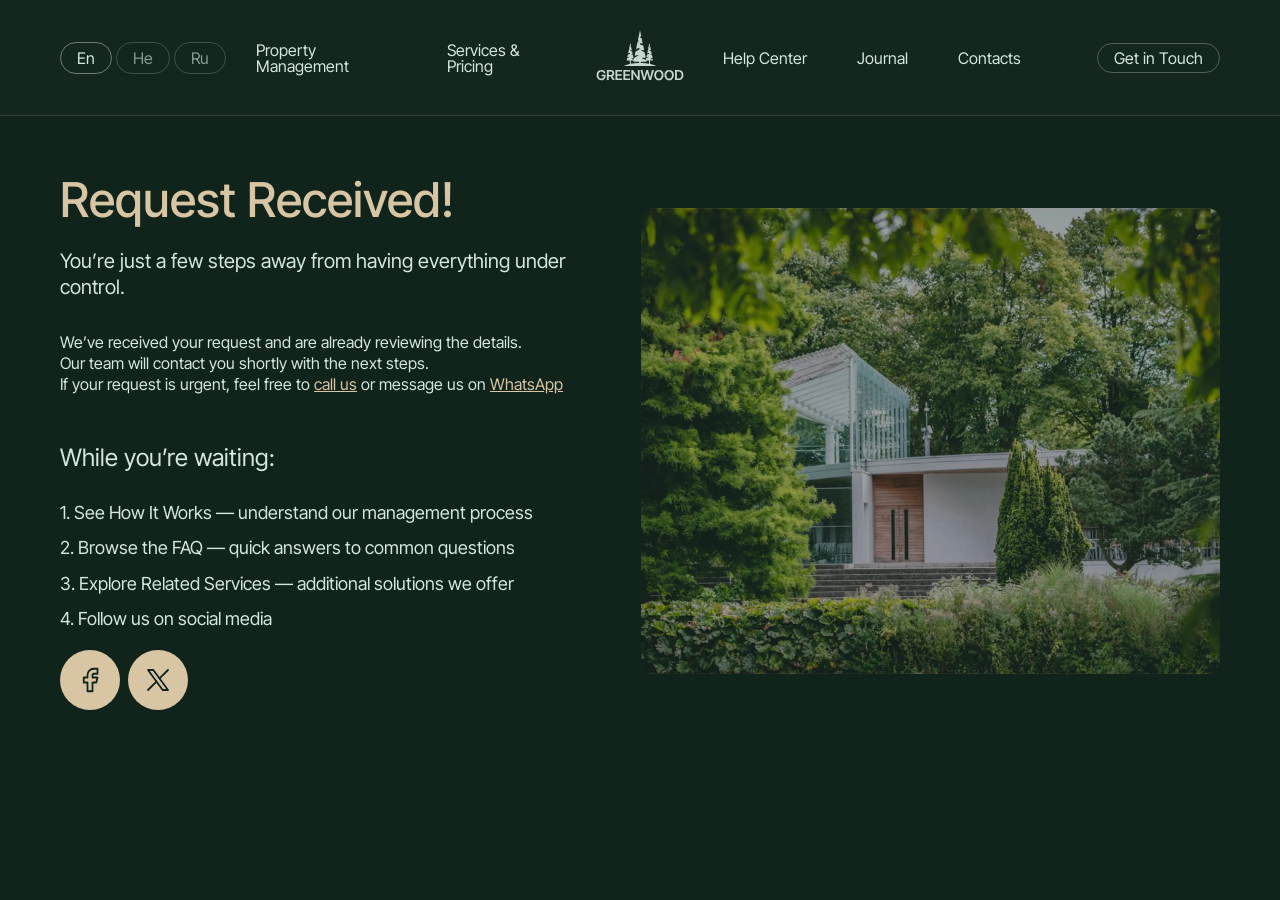
<file: success.html>
<!doctype html><html lang="en" class="page"><head><meta charset="UTF-8"><meta name="viewport" content="width=device-width,initial-scale=1"><link rel="shortcut icon" href="favicon.ico" type="image/x-icon"><meta http-equiv="X-UA-Compatible" content="ie=edge"><meta name="theme-color" content="#111111"><title>Property Management in Israel — Greenwood</title><meta name="description" content="Professional property management services in Israel. Full-service solutions for long-term, short-term, and vacation rentals. Stay in control without being involved."><meta name="keywords" content="property management Israel, rental management Israel, vacation rental Israel, real estate management Israel, landlord services Israel"><meta name="author" content="Greenwood"><meta name="viewport" content="width=device-width,initial-scale=1"><meta property="og:title" content="Property Management in Israel | Greenwood"><meta property="og:description" content="Be in control. Without being involved. Full-service property management in Israel."><meta property="og:type" content="website"><!-- fonts --><link rel="preload" href="/fonts/InterTight-Thin.woff2" as="font" type="font/woff2" crossorigin><link rel="preload" href="/fonts/InterTight-ExtraLight.woff2" as="font" type="font/woff2" crossorigin><link rel="preload" href="/fonts/InterTight-Light.woff2" as="font" type="font/woff2" crossorigin><link rel="preload" href="/fonts/InterTight-Regular.woff2" as="font" type="font/woff2" crossorigin><link rel="preload" href="/fonts/InterTight-Medium.woff2" as="font" type="font/woff2" crossorigin><link rel="preload" href="/fonts/InterTight-SemiBold.woff2" as="font" type="font/woff2" crossorigin><link rel="preload" href="/fonts/InterTight-Bold.woff2" as="font" type="font/woff2" crossorigin><link rel="preload" href="/fonts/InterTight-ExtraBold.woff2" as="font" type="font/woff2" crossorigin><link rel="preload" href="/fonts/InterTight-Black.woff2" as="font" type="font/woff2" crossorigin><!-- ====== --><link rel="canonical" href="https://kostiasav.github.io/greenwood/"><link rel="stylesheet" href="css/vendor.css"><link rel="stylesheet" href="css/main.css"><script defer="defer" src="js/main.js"></script></head><body class="page__body"><div class="site-container"><header class="header"><div class="container"><div class="header__content"><div class="header-left"><div class="lang-switch"><button class="active">En</button> <button>He</button> <button>Ru</button></div><nav class="nav-left"><a href="#">Property Management</a> <a href="#">Services & Pricing</a></nav></div><a href="/" class="header-logo"><img loading="lazy" src="img/svg/logo.svg" class="Greenwood" width="101" height="60" alt="Green Wood"></a><div class="header-right"><nav class="nav-right"><a href="#">Help Center</a> <a href="#">Journal</a> <a href="#">Contacts</a></nav><a href="#" class="btn-outline">Get in Touch</a></div><nav class="header__mobile__nav" data-menu><ul class="header__mobile__nav__main"><li><a href="#">Property Management</a></li><li><a href="#">Services</a></li><li><a href="#">Pricing</a></li><li><a href="#">Help Center</a></li><li><a href="#">Journal</a></li><li><a href="#">Contacts</a></li></ul><ul class="header__mobile__nav__second"><li><a href="#">Property Management in Tel Aviv</a></li><li><a href="#">Property Management in Herzliya</a></li><li><a href="#">Property Management in Netanya</a></li></ul><div class="header__mobile__nav__contact"><a href="tel:972584448882" class="a-phone">+972-58-444-8882</a> <a href="mailto:arthur@bearhouse.co.il" class="a-mail">arthur@bearhouse.co.il</a><div class="socials"><a href="#" class="socials__item"><svg width="36" height="36" viewBox="0 0 36 36" fill="none" xmlns="http://www.w3.org/2000/svg"><g clip-path="url(#clip0_4432_2106)"><path d="M4.5 31.5001L6.975 25.8001C5.08149 23.1122 4.234 19.8256 4.59157 16.5572C4.94913 13.2888 6.48718 10.2633 8.91706 8.04836C11.3469 5.83343 14.5016 4.5814 17.7891 4.52722C21.0765 4.47305 24.2707 5.62047 26.7723 7.75413C29.2738 9.8878 30.9107 12.861 31.3758 16.1159C31.8408 19.3707 31.1021 22.6834 29.2982 25.4322C27.4942 28.1811 24.7492 30.1771 21.5781 31.0457C18.407 31.9144 15.0279 31.5959 12.075 30.1501L4.5 31.5001Z" stroke="#11241B" stroke-width="2" stroke-linecap="round" stroke-linejoin="round"></path><path d="M13.5 15C13.5 15.1989 13.579 15.3897 13.7197 15.5303C13.8603 15.671 14.0511 15.75 14.25 15.75C14.4489 15.75 14.6397 15.671 14.7803 15.5303C14.921 15.3897 15 15.1989 15 15V13.5C15 13.3011 14.921 13.1103 14.7803 12.9697C14.6397 12.829 14.4489 12.75 14.25 12.75C14.0511 12.75 13.8603 12.829 13.7197 12.9697C13.579 13.1103 13.5 13.3011 13.5 13.5V15ZM13.5 15C13.5 16.9891 14.2902 18.8968 15.6967 20.3033C17.1032 21.7098 19.0109 22.5 21 22.5M21 22.5H22.5C22.6989 22.5 22.8897 22.421 23.0303 22.2803C23.171 22.1397 23.25 21.9489 23.25 21.75C23.25 21.5511 23.171 21.3603 23.0303 21.2197C22.8897 21.079 22.6989 21 22.5 21H21C20.8011 21 20.6103 21.079 20.4697 21.2197C20.329 21.3603 20.25 21.5511 20.25 21.75C20.25 21.9489 20.329 22.1397 20.4697 22.2803C20.6103 22.421 20.8011 22.5 21 22.5Z" stroke="#11241B" stroke-width="2" stroke-linecap="round" stroke-linejoin="round"></path></g><defs><clipPath id="clip0_4432_2106"><rect width="36" height="36" fill="white"></rect></clipPath></defs></svg> </a><a href="#" class="socials__item"><svg width="36" height="36" viewBox="0 0 36 36" fill="none" xmlns="http://www.w3.org/2000/svg"><g clip-path="url(#clip0_4432_441)"><path d="M22.5 15L16.5 21L25.5 30L31.5 6L4.5 16.5L10.5 19.5L13.5 28.5L18 22.5" stroke="#11241B" stroke-width="2" stroke-linecap="round" stroke-linejoin="round"></path></g><defs><clipPath id="clip0_4432_441"><rect width="36" height="36" fill="white"></rect></clipPath></defs></svg></a></div></div></nav><div class="burger__wrapper"><button class="btn-reset burger" aria-label="Open Burger" aria-expanded="false" data-burger><span class="burger__line"></span></button></div></div></div></header><main class="main"><section class="success"><div class="container"><div class="success__content"><div class="success__text"><h2 class="success-title">Request Received!</h2><h3 class="success-description">You’re just a few steps away from having everything under control.</h3><p class="success-text">We’ve received your request and are already reviewing the details.<br>Our team will contact you shortly with the next steps.<br>If your request is urgent, feel free to <a href="tel:+1234567890">call us</a> or message us on <a href="#">WhatsApp</a></p><h3 class="success-subtitle">While you’re waiting:</h3><ul class="success-list"><li>1. See How It Works — understand our management process</li><li>2. Browse the FAQ — quick answers to common questions</li><li>3. Explore Related Services — additional solutions we offer</li><li>4. Follow us on social media</li></ul><div class="socials"><a href="#" class="socials__item"><svg viewBox="0 0 30 30" xmlns="http://www.w3.org/2000/svg" xmlns:xlink="http://www.w3.org/1999/xlink" width="30.000000" height="30.000000" fill="none"><rect id="Frame" width="30.000000" height="30.000000" x="0.000000" y="0.000000" fill="rgb(255,255,255)" fill-opacity="0"/><path id="Vector" d="M8.75 17.5L12.5 17.5L12.5 26.25L17.5 26.25L17.5 17.5L21.25 17.5L22.5 12.5L17.5 12.5L17.5 10C17.5 9.66848 17.6317 9.35054 17.8661 9.11612C18.1005 8.8817 18.4185 8.75 18.75 8.75L22.5 8.75L22.5 3.75L18.75 3.75C17.0924 3.75 15.5027 4.40848 14.3306 5.58058C13.1585 6.75269 12.5 8.3424 12.5 10L12.5 12.5L8.75 12.5L8.75 17.5Z" fill-rule="nonzero" stroke="rgb(17.1579,36.2159,27.1884)" stroke-linecap="round" stroke-linejoin="round" stroke-width="1.800000"/></svg> </a><a href="#" class="socials__item"><svg viewBox="0 0 30 30" xmlns="http://www.w3.org/2000/svg" xmlns:xlink="http://www.w3.org/1999/xlink" width="30.000000" height="30.000000" fill="none"><path id="Vector" d="M19.6663 25L25 25L10.3337 5L5 5L19.6663 25Z" fill-rule="nonzero" stroke="rgb(17.1579,36.2159,27.1884)" stroke-linecap="round" stroke-linejoin="round" stroke-width="1.800000"/><path id="Vector" d="M5 25L13.46 16.54M16.535 13.465L25 5" fill-rule="nonzero" stroke="rgb(17.1579,36.2159,27.1884)" stroke-linecap="round" stroke-linejoin="round" stroke-width="1.800000"/></svg></a></div></div><div class="success__image"><img src="img/success-img.webp" alt="Success Image"></div></div></div></section></main></div></body></html>
</file>
<file: css/main.css>
@charset "UTF-8";:root{--font-family:"Inter Tight",sans-serif;--content-width:1800px;--container-offset:60px;--container-width:calc(var(--content-width) + (var(--container-offset) * 2));--light-color:#fff}.custom-checkbox__field:checked+.custom-checkbox__content::after{opacity:1}.custom-checkbox__field:focus+.custom-checkbox__content::before{outline:red solid 2px;outline-offset:2px}.custom-checkbox__field:disabled+.custom-checkbox__content{opacity:.4;pointer-events:none}@font-face{font-family:"Inter Tight";src:url(../fonts/InterTight-Thin.woff2) format("woff2");font-weight:100;font-display:swap;font-style:normal}@font-face{font-family:"Inter Tight";src:url(../fonts/InterTight-ExtraLight.woff2) format("woff2");font-weight:200;font-display:swap;font-style:normal}@font-face{font-family:"Inter Tight";src:url(../fonts/InterTight-Light.woff2) format("woff2");font-weight:300;font-display:swap;font-style:normal}@font-face{font-family:"Inter Tight";src:url(../fonts/InterTight-Regular.woff2) format("woff2");font-weight:400;font-display:swap;font-style:normal}@font-face{font-family:"Inter Tight";src:url(../fonts/InterTight-Medium.woff2) format("woff2");font-weight:500;font-display:swap;font-style:normal}@font-face{font-family:"Inter Tight";src:url(../fonts/InterTight-SemiBold.woff2) format("woff2");font-weight:600;font-display:swap;font-style:normal}@font-face{font-family:"Inter Tight";src:url(../fonts/InterTight-Bold.woff2) format("woff2");font-weight:700;font-display:swap;font-style:normal}@font-face{font-family:"Inter Tight";src:url(../fonts/InterTight-ExtraBold.woff2) format("woff2");font-weight:800;font-display:swap;font-style:normal}@font-face{font-family:"Inter Tight";src:url(../fonts/InterTight-Black.woff2) format("woff2");font-weight:900;font-display:swap;font-style:normal}*,::after,::before{-webkit-box-sizing:border-box;box-sizing:border-box}body{background-color:#11241b}.page{height:100%;font-family:var(--font-family,sans-serif);-webkit-text-size-adjust:100%;scroll-behavior:smooth}.page__body{margin:0;min-width:360px;min-height:100%;font-size:16px}img{height:auto;max-width:100%;-o-object-fit:cover;object-fit:cover}a{text-decoration:none}.site-container{overflow:hidden}.is-hidden{display:none!important}.btn-reset{border:none;padding:0;background-color:transparent;cursor:pointer}.list-reset{list-style:none;margin:0;padding:0}.input-reset{-webkit-appearance:none;-moz-appearance:none;appearance:none;border:none;border-radius:0;background-color:#fff}.input-reset::-webkit-search-cancel-button,.input-reset::-webkit-search-decoration,.input-reset::-webkit-search-results-button,.input-reset::-webkit-search-results-decoration{display:none}.visually-hidden{position:absolute;overflow:hidden;margin:-1px;border:0;padding:0;width:1px;height:1px;clip:rect(0 0 0 0)}.container{margin:0 auto;padding:0 var(--container-offset);max-width:var(--container-width)}@media screen and (max-width:1164px){.container{padding:0 20px}}@media screen and (max-width:482px){.container{padding:0 10px}}.centered{text-align:center}.dis-scroll{position:fixed;left:0;top:0;overflow:hidden;width:100%;height:100vh;-ms-scroll-chaining:none;overscroll-behavior:none}.page--ios .dis-scroll{position:relative}.header{position:absolute;width:100%;top:0;left:0;padding:30px 0;z-index:100;border-bottom:1px solid rgba(255,255,255,.12);background:rgba(255,255,255,.01)}.header .header__content{display:-webkit-box;display:-ms-flexbox;display:flex;-webkit-box-pack:justify;-ms-flex-pack:justify;justify-content:space-between;-webkit-box-align:center;-ms-flex-align:center;align-items:center}.header-left{-webkit-box-flex:3;-ms-flex:3;flex:3;display:-webkit-box;display:-ms-flexbox;display:flex;-webkit-box-align:center;-ms-flex-align:center;align-items:center;gap:130px}@media (max-width:1680px){.header-left{gap:30px;-webkit-box-pack:justify;-ms-flex-pack:justify;justify-content:space-between}}.header-left .lang-switch{display:-webkit-box;display:-ms-flexbox;display:flex;gap:4px}.header-left .lang-switch button{color:rgba(212,231,222,.6);font-family:"Inter Tight";font-style:600;font-weight:400;padding:6px 16px;border-radius:20px;border:1px solid rgba(198,215,207,.24);background:0 0;cursor:pointer;font-size:16px;-webkit-transition:.3s;transition:.3s}@media (max-width:941px){.header{padding:26px 0}.header-left .lang-switch button{padding:4px 15px}}@media (max-width:482px){.header-left .lang-switch button{padding:4px 10px;font-size:14px}}.header-left .lang-switch button.active,.header-left .lang-switch button:hover{color:#d4e7de;border:1px solid rgba(198,215,207,.48)}.header-left .nav-left{display:-webkit-box;display:-ms-flexbox;display:flex;gap:50px}.header-left .nav-left a{color:#d4e7de;font-style:600;font-size:16px;font-weight:400;line-height:100%;-webkit-transition:.3s;transition:.3s}@media screen and (max-width:1164px){.header-left .nav-left{gap:24px}.header-left .nav-left a{font-size:14px}}.header-left .nav-left a:hover{color:#d8c5a4}.header-logo{-webkit-box-flex:1;-ms-flex:1;flex:1;text-align:center}@media (max-width:941px){.header-left .nav-left{display:none}.header-logo{-webkit-box-flex:2;-ms-flex:2;flex:2}}.header-logo img{height:60px;-o-object-fit:contain;object-fit:contain}.header-right{-webkit-box-flex:3;-ms-flex:3;flex:3;display:-webkit-box;display:-ms-flexbox;display:flex;-webkit-box-align:center;-ms-flex-align:center;align-items:center;gap:130px;-webkit-box-pack:end;-ms-flex-pack:end;justify-content:flex-end}@media (max-width:1680px){.header-logo img{min-width:88px;max-width:88px;width:88px;min-height:52px;max-height:52px;height:52px}.header-right{gap:30px;-webkit-box-pack:justify;-ms-flex-pack:justify;justify-content:space-between}}.header-right .nav-right{display:-webkit-box;display:-ms-flexbox;display:flex;gap:50px}@media (max-width:941px){.header-right,.header-right .nav-right{display:none}}.header-right .nav-right a{color:#d4e7de;font-style:600;font-size:16px;font-weight:400;line-height:100%;-webkit-transition:.3s;transition:.3s}.header-right .nav-right a:hover{color:#d8c5a4}@media screen and (max-width:1164px){.header-right .nav-right{gap:24px}.header-right .nav-right a{font-size:14px}}.header-right .btn-outline{color:#d4e7de;font-style:600;font-size:16px;font-weight:400;line-height:100%;padding:6px 16px;border:1px solid rgba(198,215,207,.32);border-radius:25px;text-decoration:none;-webkit-transition:.3s;transition:.3s}.header-right .btn-outline:hover{color:#11241b;background:#d8c5a4}.header__mobile__nav{position:fixed;top:99px!important;inset:0;padding:74px 20px 40px;display:-webkit-box;display:-ms-flexbox;display:flex;-webkit-box-orient:vertical;-webkit-box-direction:normal;-ms-flex-direction:column;flex-direction:column;-webkit-box-pack:start;-ms-flex-pack:start;justify-content:flex-start;background:#11241b;opacity:0;-webkit-transform:translateY(-20px) scale(.98);-ms-transform:translateY(-20px) scale(.98);transform:translateY(-20px) scale(.98);-webkit-transition:.4s;transition:.4s;z-index:-2;pointer-events:none}.header__mobile__nav ul{padding-left:0;list-style:none;margin:0}@media (max-width:941px){.header__mobile__nav.menu--active{opacity:1;visibility:visible;-webkit-transform:translateY(0) scale(1);-ms-transform:translateY(0) scale(1);transform:translateY(0) scale(1);z-index:3;pointer-events:all}}.header__mobile__nav__main{display:-webkit-box;display:-ms-flexbox;display:flex;-webkit-box-orient:vertical;-webkit-box-direction:normal;-ms-flex-direction:column;flex-direction:column;gap:20px;text-align:center;margin-bottom:60px!important}.header__mobile__nav__main li{overflow:hidden}.header__mobile__nav__main a{color:#d4e7de;font-style:Regular;font-size:32px;font-weight:400;line-height:110%;letter-spacing:-2%;text-decoration:none;display:inline-block;-webkit-transform:translateY(20px);-ms-transform:translateY(20px);transform:translateY(20px);opacity:0;-webkit-transition:.4s;transition:.4s}.header__mobile__nav__main a:hover{color:#d8c5a4}@media (max-width:482px){.header-logo img{min-width:72px;max-width:72px;width:72px;min-height:42px;max-height:42px;height:42px}.header__mobile__nav{padding:58px 10px 40px}.header__mobile__nav__main{margin-bottom:40px!important}.header__mobile__nav__main a{font-size:20px}}.header__mobile__nav__second{padding-top:60px;border-top:1px solid rgba(255,255,255,.1);display:-webkit-box;display:-ms-flexbox;display:flex;-webkit-box-orient:vertical;-webkit-box-direction:normal;-ms-flex-direction:column;flex-direction:column;gap:32px;text-align:center}.header__mobile__nav__second a{font-size:24px;color:#a8c1b8;text-decoration:none;-webkit-transition:.3s;transition:.3s}@media (max-width:482px){.header__mobile__nav__second{padding-top:40px;gap:24px}.header__mobile__nav__second a{font-size:14px}}.header__mobile__nav__second a:hover{color:#d8c5a4}.header__mobile__nav__contact{margin-top:40px;padding-top:60px;border-top:1px solid rgba(255,255,255,.1);display:-webkit-box;display:-ms-flexbox;display:flex;-webkit-box-orient:vertical;-webkit-box-direction:normal;-ms-flex-direction:column;flex-direction:column;-webkit-box-align:center;-ms-flex-align:center;align-items:center;gap:0}.header__mobile__nav__contact a{-webkit-transition:.3s;transition:.3s}.header__mobile__nav__contact .a-phone{color:#d4e7de;font-style:Regular;font-size:24px;font-weight:400;line-height:100%;letter-spacing:-2%}@media (max-width:482px){.header__mobile__nav__contact{padding-top:40px}.header__mobile__nav__contact .a-phone{font-size:20px}}.header__mobile__nav__contact .a-mail{color:#d4e7de;font-style:Regular;font-size:18px;font-weight:400;line-height:100%;letter-spacing:-2%;margin-top:20px;margin-bottom:40px}.header__mobile__nav__contact a:hover{color:#d8c5a4}.header__mobile__nav__contact .socials{display:-webkit-box;display:-ms-flexbox;display:flex;gap:8px}.header__mobile__nav__contact .socials__item{width:56px;height:56px;border-radius:50%;background:#d8cbb0;display:-webkit-box;display:-ms-flexbox;display:flex;-webkit-box-align:center;-ms-flex-align:center;align-items:center;-webkit-box-pack:center;-ms-flex-pack:center;justify-content:center;-webkit-transition:.3s;transition:.3s}.header__mobile__nav__contact .socials__item:hover{-webkit-transform:scale(1.08);-ms-transform:scale(1.08);transform:scale(1.08)}.header__mobile__nav.menu--active .header__mobile__nav__main a{-webkit-transform:translateY(0);-ms-transform:translateY(0);transform:translateY(0);opacity:1}.header__mobile__nav.menu--active .header__mobile__nav__main li:nth-child(1) a{-webkit-transition-delay:.1s;transition-delay:.1s}.header__mobile__nav.menu--active .header__mobile__nav__main li:nth-child(2) a{-webkit-transition-delay:.15s;transition-delay:.15s}.header__mobile__nav.menu--active .header__mobile__nav__main li:nth-child(3) a{-webkit-transition-delay:.2s;transition-delay:.2s}.header__mobile__nav.menu--active .header__mobile__nav__main li:nth-child(4) a{-webkit-transition-delay:.25s;transition-delay:.25s}.header__mobile__nav.menu--active .header__mobile__nav__main li:nth-child(5) a{-webkit-transition-delay:.3s;transition-delay:.3s}.header__mobile__nav.menu--active .header__mobile__nav__main li:nth-child(6) a{-webkit-transition-delay:.35s;transition-delay:.35s}.header:has(.menu--active){background-color:#11241b}[dir=rtl] .header{left:auto;right:0}[dir=rtl] .header-left{-webkit-box-orient:horizontal;-webkit-box-direction:normal;-ms-flex-direction:row;flex-direction:row}[dir=rtl] .header-right{-webkit-box-pack:start;-ms-flex-pack:start;justify-content:flex-start}@media (max-width:1680px){[dir=rtl] .header-right{-webkit-box-pack:justify;-ms-flex-pack:justify;justify-content:space-between}}[dir=rtl] .header .lang-switch,[dir=rtl] .header .nav-left,[dir=rtl] .header .nav-right,[dir=rtl] .header__mobile__nav{direction:rtl}[dir=rtl] .header__mobile__nav ul{padding-left:0;padding-right:0}[dir=rtl] .header__mobile__nav__contact,[dir=rtl] .header__mobile__nav__main,[dir=rtl] .header__mobile__nav__second{text-align:center}.header-section .header-section__content{padding:176px 0 64px;border-bottom:1px solid rgba(212,231,222,.12)}.header-section .header-section__content .header-section-title{color:#d4e7de;font-family:"Inter Tight";font-style:Medium;font-size:64px;font-weight:500;line-height:100%;letter-spacing:-4%;text-align:left;margin:64px 0 0}@media (max-width:768px){.header-section .header-section__content{padding:156px 0 40px}.header-section .header-section__content .header-section-title{font-size:44px;margin:48px 0 0}}@media (max-width:482px){.header__mobile__nav__contact .a-mail{font-size:14px;margin-top:12px;margin-bottom:24px}.header-section .header-section__content{padding:130px 0 32px}.header-section .header-section__content .header-section-title{font-size:32px;margin:32px 0 0}}.header-section .header-section__content .header-section-description{color:#a3b6ad;font-family:"Inter Tight";font-style:Regular;font-size:24px;font-weight:400;line-height:100%;letter-spacing:-2%;text-align:left;margin:40px 0 0}@media (max-width:768px){.header-section .header-section__content .header-section-description{font-size:20px;margin:48px 0 0}}.breadcrumbs{display:-webkit-box;display:-ms-flexbox;display:flex;-webkit-box-align:center;-ms-flex-align:center;align-items:center;gap:4px;color:#8a9b93}.breadcrumbs a,.breadcrumbs span{color:#8a9b93;font-family:"Inter Tight";font-style:Regular;font-size:14px;font-weight:400;line-height:100%;letter-spacing:-4%}.breadcrumbs a.breadcrumbs__item--active,.breadcrumbs span.breadcrumbs__item--active{color:#d4e7de}@media (max-width:482px){.header-section .header-section__content .header-section-description{font-size:16px;margin:24px 0 0}.breadcrumbs a,.breadcrumbs span{font-size:12px}}.hero{position:relative;min-height:100vh;display:-webkit-box;display:-ms-flexbox;display:flex;-webkit-box-align:center;-ms-flex-align:center;align-items:center;-webkit-box-pack:center;-ms-flex-pack:center;justify-content:center;text-align:center;color:#fff;overflow:hidden;background:url(../img/hero-bg.webp) center/cover no-repeat}.hero .container{position:relative;z-index:2}.hero-content{max-width:800px;margin:0 auto}.hero-content h1{color:#d4e7de;font-style:Medium;font-size:64px;font-weight:500;line-height:100%;letter-spacing:-4%;text-align:center;margin-top:0;margin-bottom:0}@media (max-width:941px){.hero-content h1{font-size:44px}}@media (max-width:482px){.hero-content h1{font-size:32px}}.hero-content p{color:#d4e7de;font-family:"Inter Tight";font-style:600;font-size:24px;font-weight:400;line-height:130%;letter-spacing:-2%;text-align:center;margin-top:36px;margin-bottom:40px}@media (max-width:941px){.hero-content p{font-size:24px}}[dir=rtl] .hero{direction:rtl}[dir=rtl] .hero-content h1,[dir=rtl] .hero-content p{text-align:center}.fit-section{padding:220px 0;background:#11241b}@media (max-width:941px){.fit-section{padding:160px 0}}.fit-section .fit__content{display:-ms-grid;display:grid;-ms-grid-columns:1fr 2fr;grid-template-columns:1fr 2fr;gap:5px;-webkit-box-align:stretch;-ms-flex-align:stretch;align-items:stretch;max-width:100%}@media (max-width:941px){.fit-section .fit__content{display:-webkit-box;display:-ms-flexbox;display:flex;-webkit-box-orient:vertical;-webkit-box-direction:normal;-ms-flex-direction:column;flex-direction:column}}.fit-section .fit__content .fit__left{display:-webkit-box;display:-ms-flexbox;display:flex;-webkit-box-orient:vertical;-webkit-box-direction:normal;-ms-flex-direction:column;flex-direction:column}.fit-section .fit__content .fit__left h2{color:#d4e7de;font-style:Medium;font-size:48px;font-weight:500;line-height:100%;letter-spacing:-4%;margin:0}@media (max-width:941px){.fit-section .fit__content .fit__left h2{text-align:center;font-size:36px}.fit-section .fit__content .fit__left p{display:none}}@media (max-width:482px){.hero-content p{font-size:16px;margin-top:24px;margin-bottom:24px}.fit-section{padding:100px 0}.fit-section .fit__content .fit__left h2{font-size:24px}}.fit-section .fit__content .fit__left p{color:#d4e7de;font-style:600;font-size:20px;font-weight:400;line-height:130%;letter-spacing:-2%;margin:32px 0}.fit-section .fit__content .fit__left .btn--standard{margin-top:auto;width:-webkit-fit-content;width:-moz-fit-content;width:fit-content}.fit-section .fit__content .fit__right{position:relative;display:-webkit-box;display:-ms-flexbox;display:flex;gap:20px}@media (max-width:941px){.fit-section .fit__content .fit__left .btn--standard{display:none}.fit-section .fit__content .fit__right{margin-top:40px}}.fit-section .fit__content .fit__right .fit__item{padding:60px 32px;border:1px solid rgba(212,231,222,.08);border-radius:20px;background:#142b20}.fit-section .fit__content .fit__right .fit__item:first-child{border:1px solid rgba(212,231,222,.08);border-radius:20px;background:#1a3629}.fit-section .fit__content .fit__right .fit__item h3{color:#d4e7de;font-style:medium;font-size:28px;font-weight:500;line-height:100%;margin:0 0 32px}@media (max-width:1680px){.fit-section .fit__content .fit__right .fit__item h3{font-size:24px}}@media (max-width:941px){.fit-section .fit__content .fit__right .fit__item{padding:40px 20px}.fit-section .fit__content .fit__right .fit__item h3{font-size:20px}}.fit-section .fit__content .fit__right .fit__item .fit__item__list{display:-webkit-box;display:-ms-flexbox;display:flex;-webkit-box-orient:vertical;-webkit-box-direction:normal;-ms-flex-direction:column;flex-direction:column;gap:24px;padding-left:0;list-style:none;margin:0}.fit-section .fit__content .fit__right .fit__item .fit__item__list li{position:relative;color:#a3b6ad;font-style:600;font-size:18px;font-weight:400;line-height:130%;letter-spacing:-2%;padding-left:28px}.fit-section .fit__content .fit__right .fit__item .fit__item__list li::after{content:"";position:absolute;left:0;min-width:18px;width:18px;min-height:20px;height:20px;background-image:url(../img/svg/list-icon.svg);background-size:contain;background-repeat:no-repeat}.fit-section .fit__content .fit__right .fit__item:last-child .fit__item__list li::after{top:50%;min-width:10.5px;width:10.5px;min-height:2px;height:auto;background-image:url(../img/svg/list-icon-min.svg)}.fit-section .fit__content .btn--standard.mobile{display:none}.fit-section .fit__content .btn--standard.mobile span{font-size:16px}@media (max-width:941px){.fit-section .fit__content .fit__right .fit__item .fit__item__list{gap:20px}.fit-section .fit__content .fit__right .fit__item .fit__item__list li::after{min-width:16px;width:16px;min-height:18px;height:18px;top:0}.fit-section .fit__content .fit__right .fit__item:last-child .fit__item__list li::after{min-width:9.33px;width:9.33px;min-height:none;top:9.3px}.fit-section .fit__content .btn--standard.mobile{width:-webkit-fit-content;width:-moz-fit-content;width:fit-content;display:-webkit-box;display:-ms-flexbox;display:flex;margin:40px auto 0}[dir=rtl] .fit-section .fit__content{-webkit-box-orient:vertical;-webkit-box-direction:normal;-ms-flex-direction:column;flex-direction:column}}[dir=rtl] .fit-section .fit__content{direction:rtl;-ms-grid-columns:1fr 2fr;grid-template-columns:1fr 2fr}[dir=rtl] .fit-section .fit__content .fit__left h2,[dir=rtl] .fit-section .fit__content .fit__left p{text-align:right}[dir=rtl] .fit-section .fit__content .fit__left .btn--standard{margin-right:0;margin-left:auto}[dir=rtl] .fit-section .fit__content .fit__right .fit__item h3{text-align:right}[dir=rtl] .fit-section .fit__content .fit__right .fit__item .fit__item__list{padding-right:0}[dir=rtl] .fit-section .fit__content .fit__right .fit__item .fit__item__list li{text-align:right;padding-left:0;padding-right:28px}[dir=rtl] .fit-section .fit__content .fit__right .fit__item .fit__item__list li::after{left:auto;right:0;-webkit-transform:scaleX(-1);-ms-transform:scaleX(-1);transform:scaleX(-1)}.benefits{padding:220px 0;background-color:#0f2018}@media (max-width:1680px){.fit-section .fit__content .fit__right .fit__item .fit__item__list li{font-size:16px}.benefits{padding:200px 0}}@media (max-width:941px){[dir=rtl] .fit-section .fit__content .btn--standard.mobile{margin:40px auto 0}.benefits{padding:160px 0}}@media (max-width:482px){.fit-section .fit__content .fit__right{max-width:100%;padding-bottom:40px;margin-top:32px}.fit-section .fit__content .fit__right .fit__item{max-width:100%;padding:40px 20px}.fit-section .fit__content .fit__right .fit__item h3{font-size:16px;margin-bottom:24px}.fit-section .fit__content .fit__right .fit__item .fit__item__list li{font-size:14px;padding-left:26px}.fit-section .fit__content .btn--standard.mobile{margin:32px auto 0}[dir=rtl] .fit-section .fit__content .fit__right .fit__item .fit__item__list li{padding-right:26px}.benefits{padding:100px 0}}.benefits__list{display:-ms-grid;display:grid;-ms-grid-columns:(1fr)[4];grid-template-columns:repeat(4,1fr);gap:20px;margin-top:40px;margin-left:0;margin-bottom:0;padding:0;list-style:none}@media (max-width:941px){.benefits__list{margin-top:32px;-ms-grid-columns:(1fr)[2];grid-template-columns:repeat(2,1fr)}}.benefit{display:-webkit-box;display:-ms-flexbox;display:flex;-webkit-box-orient:vertical;-webkit-box-direction:normal;-ms-flex-direction:column;flex-direction:column;border:1px solid rgba(212,231,222,.08);border-radius:20px;background:#142b20;padding:30px;height:435px}.benefit h3{color:#d4e7de;font-style:Medium;font-size:24px;font-weight:500;line-height:100%;letter-spacing:-2%;margin:auto 0 0}@media (max-width:1680px){.benefit{height:355px;padding:24px 20px}.benefit img{width:50px;height:50px}.benefit h3{font-size:20px}}@media (max-width:482px){.benefits__list{-ms-grid-columns:1fr;grid-template-columns:1fr}.benefit{height:180px;padding:20px 20px 24px}.benefit img{width:42px;height:42px}.benefit h3{font-size:18px}}.benefit p{color:#a3b6ad;font-family:"Inter Tight";font-style:600;font-size:18px;font-weight:400;line-height:130%;letter-spacing:-2%;margin-top:24px;margin-bottom:0}[dir=rtl] .benefits__list{direction:rtl;margin-right:0}[dir=rtl] .benefit{text-align:right}[dir=rtl] .benefit h3{margin:auto 0 0}[dir=rtl] .benefit img{margin-left:auto;margin-right:0}.services{padding:200px 0;background-color:#11241b}@media (max-width:1680px){.benefit p{font-size:15px}.services{padding:160px 0}}@media (max-width:482px){.benefit p{font-size:14px;margin-top:16px}.services{padding:100px 0}.services .section-title.center{text-align:left}}.services__list{display:-ms-grid;display:grid;-ms-grid-columns:(1fr)[3];grid-template-columns:repeat(3,1fr);gap:20px;padding:0;margin:50px 0 0;list-style:none}@media (max-width:482px){.services__list{padding-bottom:40px;margin-top:32px}}.service{display:-webkit-box;display:-ms-flexbox;display:flex;-webkit-box-orient:vertical;-webkit-box-direction:normal;-ms-flex-direction:column;flex-direction:column;border:1px solid rgba(212,231,222,.12);border-radius:20px;background:#142b20;padding:60px 48px 36px}@media (max-width:1680px){.service{padding:60px 24px 36px}}.service .service-title{color:#d4e7de;font-style:Medium;font-size:24px;font-weight:500;line-height:100%;letter-spacing:-2%;margin:0}@media (max-width:482px){.service{padding:60px 16px 24px}.service .service-title{font-size:18px}}.service .service-description{color:#d4e7de;font-family:"Inter Tight";font-size:16px;font-weight:400;line-height:130%;letter-spacing:-2%;margin:24px 0 0}@media (max-width:1680px){.service .service-description{font-size:14px}.service .service__list li{font-family:16px}}@media (max-width:941px){.service .service-description{font-size:12px}}@media (max-width:482px){.service .service-description{font-size:14px;margin:20px 0 0}}.service .service__list{display:-webkit-box;display:-ms-flexbox;display:flex;-webkit-box-orient:vertical;-webkit-box-direction:normal;-ms-flex-direction:column;flex-direction:column;gap:16px;margin:32px 0;padding:32px 0 0;border-top:1px solid rgba(212,231,222,.12);list-style:none}.service .service__list li{position:relative;color:#d4e7de;font-style:600;font-size:18px;font-weight:400;line-height:130%;padding-left:16px;letter-spacing:-2%}.service .service__list li::after{position:absolute;content:"";width:6px;height:6px;left:-2px;top:calc(50% - 2px);-webkit-transform:translateY(-50%);-ms-transform:translateY(-50%);transform:translateY(-50%);background-image:url(../img/svg/dot.svg)}@media (max-width:482px){.service .service__list{padding:24px 0 0;margin:24px 0 auto}.service .service__list li{font-size:12px;padding-left:10px}.service .service__list li::after{top:calc(50% - 0px)}}.service .services_btn__wrapper{padding-top:32px;border-top:1px solid rgba(212,231,222,.12);margin-top:auto}.service .btn--standard span{font-size:16px}.service .btn--standard .icon{width:48px;height:48px}.services-link{display:block;width:-webkit-fit-content;width:-moz-fit-content;width:fit-content;color:#d4e7de;font-family:"Inter Tight";font-style:600;font-size:18px;font-weight:400;line-height:100%;letter-spacing:-2%;text-align:center;text-decoration-line:underline;margin:64px auto 0}@media (max-width:941px){.services-link{text-align:left;margin:40px auto 0 0}}@media (max-width:482px){.service .services_btn__wrapper{padding-top:24px;margin-top:24px}.service .btn--standard span{font-size:14px}.services-link{text-align:left;margin:32px auto 0;font-size:14px}}[dir=rtl] .service .services_btn__wrapper{text-align:right}[dir=rtl] .services-link{margin:64px auto 0}.process{padding:200px 0;background-color:#0f2018}@media (max-width:941px){.process{padding:160px 0}}.tabs__switchers{display:-webkit-box;display:-ms-flexbox;display:flex;-webkit-box-pack:center;-ms-flex-pack:center;justify-content:center;-webkit-box-align:center;-ms-flex-align:center;align-items:center;gap:10px;margin-top:60px}@media (max-width:1680px){.tabs__switchers{margin-top:48px}}@media (max-width:941px){.tabs__switchers{gap:8px;margin-top:42px}}@media (max-width:482px){.process{padding:100px 0}.tabs__switchers{-webkit-box-orient:vertical;-webkit-box-direction:normal;-ms-flex-direction:column;flex-direction:column;margin-top:32px}}.tabs__switchers .tabs__switch{display:-webkit-box;display:-ms-flexbox;display:flex;-webkit-box-align:center;-ms-flex-align:center;align-items:center;-webkit-box-pack:center;-ms-flex-pack:center;justify-content:center;padding:16px 25px;color:#d4e7de;font-style:600;font-size:18px;font-weight:400;line-height:100%;letter-spacing:-2%;background-color:transparent;border:1px solid rgba(198,215,207,.32);border-radius:50px;cursor:pointer;-webkit-transition:.5s;transition:.5s}.tabs__switchers .tabs__switch.active,.tabs__switchers .tabs__switch:hover{background-color:#d8c5a4;color:#11241b}.tabs__panels{margin-top:100px;position:relative}@media (max-width:1680px){.tabs__panels{margin-top:60px}}@media (max-width:941px){.tabs__switchers .tabs__switch{font-size:14px;padding:12px 20px}.tabs__panels{margin-top:42px}}.tabs__panel{display:-ms-grid;display:grid;-ms-grid-columns:(1fr)[4];grid-template-columns:repeat(4,1fr);gap:20px;display:-ms-grid;display:grid;opacity:0;visibility:hidden;pointer-events:none;-webkit-transition:opacity .5s,visibility .5s;transition:opacity .5s,visibility .5s;position:absolute;inset:0}.tabs__panel .tab__item{display:-webkit-box;display:-ms-flexbox;display:flex;-webkit-box-orient:vertical;-webkit-box-direction:normal;-ms-flex-direction:column;flex-direction:column;height:435px;padding:30px;border:1px solid rgba(255,255,255,.08);border-radius:20px;background:#142b20}@media (max-width:1680px){.tabs__panel .tab__item{height:355px;padding:24px 20px}}.tabs__panel .tab__item h4{display:block;color:#d8c5a4;font-style:600;font-size:64px;font-weight:400;line-height:100%;letter-spacing:-2%;margin:0;padding-bottom:31.5px;border-bottom:1px solid rgba(255,255,255,.12)}@media (max-width:482px){.tabs__panels{margin-top:48px}.tabs__panel .tab__item{height:auto;min-height:234px;padding:24px 16px}.tabs__panel .tab__item h4{font-size:32px;margin-bottom:26px}}.tabs__panel .tab__item h3{color:#d4e7de;font-style:Medium;font-size:24px;font-weight:500;line-height:100%;letter-spacing:-2%;margin-top:auto;margin-bottom:0}@media (max-width:1680px){.tabs__panel .tab__item h3{font-size:20px}}@media (max-width:482px){.tabs__panel .tab__item h3{font-size:18px}}.tabs__panel .tab__item p{color:#a3b6ad;font-style:600;font-size:18px;font-weight:400;line-height:130%;letter-spacing:-2%;margin:24px 0 0}@media (max-width:1680px){.tabs__panel .tab__item p{font-size:16px}}.tabs__panel.active{opacity:1;visibility:visible;pointer-events:auto;position:relative}.tabs__switch.active{opacity:1}.tabs__switch{-webkit-transition:.3s;transition:.3s}[dir=rtl] .process{direction:rtl}[dir=rtl] .process .tabs__switchers{-webkit-box-orient:horizontal;-webkit-box-direction:normal;-ms-flex-direction:row;flex-direction:row}[dir=rtl] .process .tabs__panel{direction:rtl}[dir=rtl] .process .tabs__panel .tab__item,[dir=rtl] .process .tabs__panel .tab__item h4{text-align:right}[dir=rtl] .process .tabs__panel .tab__item h3{margin-top:auto;text-align:right}[dir=rtl] .process .tabs__panel .tab__item p{text-align:right}[dir=rtl] .services{direction:rtl}[dir=rtl] .service,[dir=rtl] .service .service-description,[dir=rtl] .service .service-title{text-align:right}[dir=rtl] .service .service__list{padding:32px 0 0}[dir=rtl] .service .service__list li{text-align:right;padding-left:0;padding-right:16px}@media (max-width:482px){.tabs__panel .tab__item p{font-size:14px;margin:16px 0 0}[dir=rtl] .process .tabs__switchers{-webkit-box-orient:vertical;-webkit-box-direction:normal;-ms-flex-direction:column;flex-direction:column}[dir=rtl] .services .section-title.center{text-align:right}[dir=rtl] .service .service__list li{padding-right:10px}}[dir=rtl] .service .service__list li::after{left:auto;right:-2px;-webkit-transform:translateY(-50%) scaleX(-1);-ms-transform:translateY(-50%) scaleX(-1);transform:translateY(-50%) scaleX(-1)}[dir=rtl] .service .btn--standard{-webkit-box-orient:horizontal;-webkit-box-direction:reverse;-ms-flex-direction:row-reverse;flex-direction:row-reverse;padding:4px 24px 4px 4px}[dir=rtl] .service .btn--standard .icon{-webkit-transform:scaleX(-1);-ms-transform:scaleX(-1);transform:scaleX(-1)}[dir=rtl] .services-link{text-align:center}@media (max-width:941px){.tabs__panel{-ms-grid-columns:(1fr)[2];grid-template-columns:repeat(2,1fr)}[dir=rtl] .services-link{text-align:right;margin:40px 0 0 auto}}.transparency{padding:220px 0;background-color:#11241b}@media (max-width:1680px){.transparency{padding:200px 0}}@media (max-width:941px){.transparency{padding:160px 0}}@media (max-width:482px){[dir=rtl] .services-link{text-align:center;margin:32px auto 0}.transparency{padding:100px 0}}.transparency__content{display:-ms-grid;display:grid;-ms-grid-columns:1fr 1fr;grid-template-columns:1fr 1fr;gap:20px;-webkit-box-pack:justify;-ms-flex-pack:justify;justify-content:space-between}.transparency__content .transparency__left .transparency__image{position:relative;width:100%;height:auto;max-width:738px;max-height:474px;margin-top:55px}.transparency__content .transparency__left .transparency__image img{border-radius:20px}.transparency__content .transparency__right-title{color:#d4e7de;font-style:600;font-size:24px;font-weight:400;line-height:130%;letter-spacing:-2%;margin:0 0 42px}@media (max-width:1680px){.transparency__content .transparency__left .transparency__image{max-width:605px;max-height:412px;margin-top:46px}.transparency__content .transparency__right-title{font-size:20px;max-width:605px}}.transparency__content .transparency__right-title.mobile{display:none}@media (max-width:941px){.transparency__content{-ms-grid-columns:1fr;grid-template-columns:1fr;gap:0}.transparency__content .transparency__left .transparency__image{margin-top:0;max-width:100%;max-height:466px}.transparency__content .transparency__right-title{display:none}.transparency__content .transparency__right-title.mobile{max-width:354px;display:block;margin-top:24px;margin-bottom:24px}.transparency__list{margin-top:40px;margin-bottom:0}}.transparency__list{display:-webkit-box;display:-ms-flexbox;display:flex;-webkit-box-orient:vertical;-webkit-box-direction:normal;-ms-flex-direction:column;flex-direction:column;gap:24px;list-style:none;padding-left:0}.transparency__list .transparency__item{position:relative;padding-left:28px}.transparency__list .transparency__item:after{content:"";position:absolute;top:0;left:0;min-width:18px;width:18px;min-height:20px;height:20px;background-image:url(../img/svg/list-icon.svg);background-size:contain;background-repeat:no-repeat}.transparency__list .transparency__item h3{color:#d4e7de;font-style:Medium;font-size:20px;font-weight:500;line-height:130%;letter-spacing:-2%;margin:0}@media (max-width:1680px){.transparency__list{gap:20px}.transparency__list .transparency__item h3{font-size:18px}}@media (max-width:482px){.transparency__content .transparency__right-title.mobile{max-width:100%;font-size:14px}.transparency__list{margin-top:32px}.transparency__list .transparency__item{padding-left:20px}.transparency__list .transparency__item:after{min-width:14px;width:14px;min-height:16px;height:16px}.transparency__list .transparency__item h3{font-size:14px}}.transparency__list .transparency__item p{color:#a3b6ad;font-family:"Inter Tight";font-style:600;font-size:18px;font-weight:400;line-height:130%;letter-spacing:-2%;margin:10px 0 0}@media (max-width:941px){.transparency__list .transparency__item p{-webkit-box-ordinal-group:0;-ms-flex-order:-1;order:-1}}.zoom-button{display:-webkit-box;display:-ms-flexbox;display:flex;-webkit-box-align:center;-ms-flex-align:center;align-items:center;-webkit-box-pack:center;-ms-flex-pack:center;justify-content:center;width:70px;height:70px;border-radius:100px;background:rgba(255,255,255,.06);backdrop-filter:blur(10px) saturate(100%);-webkit-backdrop-filter:blur(10px) saturate(100%);border:1px solid rgba(255,255,255,.1);position:absolute;left:50%;top:calc(50% - 35px);-webkit-transform:translate(-50%);-ms-transform:translate(-50%);transform:translate(-50%);overflow:hidden;cursor:pointer;-webkit-transition:-webkit-transform .4s,-webkit-box-shadow .4s;transition:transform .4s,box-shadow .4s,-webkit-transform .4s,-webkit-box-shadow .4s}.zoom-button:hover{-webkit-transform:translate(-50%) scale(1.01);-ms-transform:translate(-50%) scale(1.01);transform:translate(-50%) scale(1.01);-webkit-box-shadow:0 0 10px rgba(255,255,255,.1),0 0 20px rgba(255,255,255,.1);box-shadow:0 0 10px rgba(255,255,255,.1),0 0 20px rgba(255,255,255,.1)}.zoom-button::after{content:"";position:absolute;inset:0;border-radius:inherit;background:linear-gradient(120deg,rgba(255,0,150,.15),rgba(0,200,255,.15));mix-blend-mode:overlay;opacity:.4}.image-modal{position:fixed;inset:0;z-index:999;display:-webkit-box;display:-ms-flexbox;display:flex;-webkit-box-align:center;-ms-flex-align:center;align-items:center;-webkit-box-pack:center;-ms-flex-pack:center;justify-content:center;opacity:0;visibility:hidden;-webkit-transition:.4s;transition:.4s}.image-modal__overlay{position:absolute;inset:0;background:rgba(0,0,0,.7);backdrop-filter:blur(6px)}.image-modal__content{position:relative;z-index:2;max-width:90%;max-height:90%;-webkit-transform:scale(.9);-ms-transform:scale(.9);transform:scale(.9);opacity:0;-webkit-transition:.4s;transition:.4s}.image-modal__content img{width:100%;height:100%;-o-object-fit:contain;object-fit:contain;border-radius:12px}.image-modal.active{opacity:1;visibility:visible}.image-modal.active .image-modal__content{-webkit-transform:scale(1);-ms-transform:scale(1);transform:scale(1);opacity:1}[dir=rtl] .transparency{direction:rtl}[dir=rtl] .transparency .transparency__content .transparency__right-title{text-align:right}[dir=rtl] .transparency .transparency__content .transparency__right .transparency__list{padding-right:0}[dir=rtl] .transparency .transparency__content .transparency__right .transparency__list .transparency__item{padding-left:0;padding-right:28px;text-align:right}[dir=rtl] .transparency .transparency__content .transparency__right .transparency__list .transparency__item:after{left:auto;right:0;-webkit-transform:scaleX(-1);-ms-transform:scaleX(-1);transform:scaleX(-1)}[dir=rtl] .transparency .transparency__content .transparency__right .transparency__list .transparency__item h3,[dir=rtl] .transparency .transparency__content .transparency__right .transparency__list .transparency__item p{text-align:right}[dir=rtl] .transparency .zoom-button{left:auto;right:50%;-webkit-transform:translate(50%);-ms-transform:translate(50%);transform:translate(50%)}[dir=rtl] .transparency .zoom-button:hover{-webkit-transform:translate(50%) scale(1.01);-ms-transform:translate(50%) scale(1.01);transform:translate(50%) scale(1.01)}[dir=rtl] .image-modal{direction:ltr}[dir=rtl] .image-modal__content{direction:rtl}.cta{padding:290px 0 300px;background-color:#11241b}.cta__content{display:-webkit-box;display:-ms-flexbox;display:flex;-webkit-box-align:center;-ms-flex-align:center;align-items:center;-webkit-box-orient:vertical;-webkit-box-direction:normal;-ms-flex-direction:column;flex-direction:column}.cta__content .cta-title{color:#d4e7de;font-style:Medium;font-size:124px;font-weight:500;line-height:100%;letter-spacing:-4%;text-align:center;margin:0 0 60px}@media (max-width:1680px){.transparency__list .transparency__item p{font-size:16px;margin:8px 0 0}.cta__content .cta-title{font-size:86px;margin:0 0 48px}}@media (max-width:941px){[dir=rtl] .transparency .transparency__content .transparency__right-title{text-align:center}.cta__content .cta-title{font-size:64px}}@media (max-width:482px){.transparency__list .transparency__item p{font-size:12px}[dir=rtl] .transparency .transparency__content .transparency__right .transparency__list .transparency__item{padding-right:20px}.cta{padding:220px 0}.cta__content .cta-title{font-size:28px;margin:0 0 32px}}.cta__content .cta-title:has(+.cta-description){margin-bottom:0}.cta__content .cta-description{max-width:1200px;color:#d4e7de;font-family:"Inter Tight";font-size:32px;font-weight:400;line-height:130%;letter-spacing:-2%;text-align:center;margin:48px auto}@media (max-width:1680px){.cta__content .cta-description{font-size:18px}}@media (max-width:941px){.cta__content .cta-description{font-size:16px}}@media (max-width:768px){.cta__content .cta-description{font-size:14px;margin:36px auto}}@media (max-width:482px){.cta__content .cta-description{margin:24px auto}}.cta__content .btn--standard .icon{width:50px;height:50px}[dir=rtl] .cta__content{direction:rtl}[dir=rtl] .cta__content .btn--standard{padding:4px 24px 4px 4px;-webkit-box-orient:horizontal;-webkit-box-direction:reverse;-ms-flex-direction:row-reverse;flex-direction:row-reverse}[dir=rtl] .cta__content .btn--standard .icon{-webkit-transform:scaleX(-1);-ms-transform:scaleX(-1);transform:scaleX(-1)}.testimonials{padding:160px 0 120px;background:url(../img/testimonials-bg.webp) center/cover no-repeat}.testimonials .testimonials-title{color:#d4e7de;font-family:"Inter Tight";font-size:16px;font-weight:400;line-height:100%;letter-spacing:-4%;text-align:center;margin-top:0}@media (max-width:1680px){.testimonials{padding:120px 0 100px}}@media (max-width:482px){.testimonials{padding:60px 0}}.testimonials__swiper{position:relative;padding:190px 20px;text-align:center}.testimonials__swiper .swiper-slide{display:-webkit-box;display:-ms-flexbox;display:flex;-webkit-box-pack:center;-ms-flex-pack:center;justify-content:center}.testimonials__swiper .swiper-button-next,.testimonials__swiper .swiper-button-prev{display:-webkit-box;display:-ms-flexbox;display:flex;-webkit-box-align:center;-ms-flex-align:center;align-items:center;-webkit-box-pack:center;-ms-flex-pack:center;justify-content:center;border-radius:100px;background:rgba(212,231,222,.12);width:60px;height:60px;opacity:1;-webkit-transition:.3s;transition:.3s}.testimonials__swiper .swiper-button-next.swiper-button-disabled,.testimonials__swiper .swiper-button-prev.swiper-button-disabled{opacity:1}.testimonials__swiper .swiper-button-next.swiper-button-disabled::after,.testimonials__swiper .swiper-button-prev.swiper-button-disabled::after{opacity:.5}.testimonials__swiper .swiper-button-next:hover,.testimonials__swiper .swiper-button-prev:hover{background:rgba(212,231,222,.24)}.testimonials__swiper .swiper-button-next::after,.testimonials__swiper .swiper-button-prev::after{content:url(../img/svg/arrow-swiper.svg)}.testimonials__swiper .swiper-button-next::after{-webkit-transform:rotate(180deg);-ms-transform:rotate(180deg);transform:rotate(180deg)}.testimonials__swiper .swiper-pagination{margin-top:30px}.testimonials__swiper .swiper-pagination .swiper-pagination-bullet{background:#fff;opacity:.4}.testimonials__swiper .swiper-pagination .swiper-pagination-bullet-active{opacity:1}.testimonial{max-width:1024px;color:#fff}.testimonial__quote{font-size:40px;margin-bottom:32px;opacity:.6}.testimonial__text{color:#d4e7de;font-style:600;font-size:36px;font-weight:400;line-height:110%;letter-spacing:-2%;text-align:center}@media (max-width:1680px){.testimonials__swiper{padding:182px 20px 112px}.testimonial{max-width:700px}.testimonial__text{font-size:24px;margin:24px 0 70px}}.testimonial__author{display:-webkit-box;display:-ms-flexbox;display:flex;-webkit-box-orient:vertical;-webkit-box-direction:normal;-ms-flex-direction:column;flex-direction:column;-webkit-box-align:center;-ms-flex-align:center;align-items:center}.testimonial__author img{width:80px;height:80px;border-radius:50%;margin-bottom:10px}@media (max-width:482px){.testimonials__swiper{padding:172px 0 0}.testimonials__swiper .swiper-pagination{display:none}.testimonial__text{font-size:16px}.testimonial__author img{width:60px;height:60px;margin-bottom:16px}}.testimonial__author h3{color:#d4e7de;font-style:600;font-size:20px;font-weight:400;line-height:100%;letter-spacing:-2%;text-align:center;margin:9px 0 0}@media (max-width:482px){.testimonial__author h3{font-size:16px;margin:0}}.testimonial__author span{color:#d4e7de;font-family:"Inter Tight";font-style:500;font-size:12px;font-weight:400;line-height:100%;letter-spacing:0;text-transform:uppercase;margin:8px 0 0}.swiper-pagination{display:-webkit-box;display:-ms-flexbox;display:flex;-webkit-box-align:center;-ms-flex-align:center;align-items:center;-webkit-box-pack:center;-ms-flex-pack:center;justify-content:center;gap:8px;color:#d4e7de;font-size:16px;font-weight:400;line-height:100%;letter-spacing:-4%}.swiper-pagination-current,.swiper-pagination-total{min-width:24px;text-align:center}.custom-separator{width:32px;height:1px;background:rgba(212,231,222,.6)}@media (max-width:941px){.swiper__btns{position:relative;min-width:120px;height:60px;display:-webkit-box;display:-ms-flexbox;display:flex;-webkit-box-pack:center;-ms-flex-pack:center;justify-content:center;gap:30px;margin-top:99px}.swiper__btns .swiper-button-next,.swiper__btns .swiper-button-prev{position:relative;-webkit-transform:none;-ms-transform:none;transform:none;top:0;bottom:0;margin:0}}[dir=rtl] .testimonials{direction:rtl}[dir=rtl] .testimonials .testimonials-title{text-align:center}[dir=rtl] .testimonials__swiper{direction:ltr}[dir=rtl] .testimonials__swiper .swiper-slide{direction:rtl}[dir=rtl] .testimonials__swiper .swiper-button-next::after,[dir=rtl] .testimonials__swiper .swiper-button-prev::after{-webkit-transform:scaleX(-1);-ms-transform:scaleX(-1);transform:scaleX(-1)}[dir=rtl] .testimonials__swiper .swiper-button-prev::after{-webkit-transform:rotate(180deg);-ms-transform:rotate(180deg);transform:rotate(180deg)}[dir=rtl] .testimonials__swiper .swiper-button-next::after{-webkit-transform:none;-ms-transform:none;transform:none}[dir=rtl] .testimonials__swiper .swiper-pagination{direction:rtl;unicode-bidi:isolate}[dir=rtl] .testimonial__author h4,[dir=rtl] .testimonial__author span,[dir=rtl] .testimonial__text{text-align:center}[dir=rtl] .testimonial__quote{display:inline-block;-webkit-transform:scaleX(-1);-ms-transform:scaleX(-1);transform:scaleX(-1)}[dir=rtl] .swiper__btns .swiper-button-next,[dir=rtl] .swiper__btns .swiper-button-prev{-webkit-transform:scaleX(-1);-ms-transform:scaleX(-1);transform:scaleX(-1)}.faq{background:#0f2018;padding:220px 0}@media (max-width:941px){[dir=rtl] .swiper__btns{-webkit-box-orient:horizontal;-webkit-box-direction:reverse;-ms-flex-direction:row-reverse;flex-direction:row-reverse}[dir=rtl] .swiper__btns .swiper-button-next,[dir=rtl] .swiper__btns .swiper-button-prev{-webkit-transform:scaleX(1);-ms-transform:scaleX(1);transform:scaleX(1)}.faq{padding:160px 0}}.faq__content{display:-ms-grid;display:grid;-ms-grid-columns:1fr 1fr;grid-template-columns:1fr 1fr;gap:20px}.faq__content .faq__left{display:-webkit-box;display:-ms-flexbox;display:flex;-webkit-box-orient:vertical;-webkit-box-direction:normal;-ms-flex-direction:column;flex-direction:column}.faq__content .faq-subtitle{color:#a3b6ad;font-style:600;font-size:18px;font-weight:400;line-height:130%;letter-spacing:-2%;margin:auto 0 24px}.faq__content .faq__right-title{color:#d4e7de;font-style:600;font-size:24px;font-weight:400;line-height:130%;letter-spacing:-2%;margin:0 0 42px;max-width:70%}@media (max-width:1680px){.faq__content .faq__right-title{font-size:20px;margin:0 0 40px}}@media (max-width:941px){.faq__content{-ms-grid-columns:1fr;grid-template-columns:1fr}.faq__content .faq__left .faq-subtitle,.faq__content .faq__left .socials{display:none}.faq__content .faq__left .section-title{text-align:center}.faq__content .faq__right-title{text-align:center;margin:0 auto 48px}}.faq__content .faq__right .faq-subtitle,.faq__content .faq__right .socials{display:none}@media (max-width:941px){.faq__content .faq__right .faq-subtitle,.faq__content .faq__right .socials{display:-webkit-box;display:-ms-flexbox;display:flex;-webkit-box-pack:center;-ms-flex-pack:center;justify-content:center;text-align:center}.faq__content .faq__right .faq-subtitle{margin-top:40px}}@media (max-width:482px){.testimonial__author span{font-size:12px;margin:10px 0 0}.swiper__btns{margin-top:90px}.faq{padding:100px 0}.faq__content .faq__right-title{font-size:14px;max-width:100%;margin:0 auto 40px}.faq__content .faq__right .faq-subtitle{font-size:16px}}.faq__list{display:-webkit-box;display:-ms-flexbox;display:flex;-webkit-box-orient:vertical;-webkit-box-direction:normal;-ms-flex-direction:column;flex-direction:column;gap:12px;padding:0;margin:0;list-style:none}.faq__list .faq__item{padding:12px 12px 12px 24px;border:1px solid rgba(212,231,222,.08);border-radius:12px;background:#142b20}.faq__list .faq__item .faq__head{display:-webkit-box;display:-ms-flexbox;display:flex;-webkit-box-align:center;-ms-flex-align:center;align-items:center;-webkit-box-pack:justify;-ms-flex-pack:justify;justify-content:space-between;cursor:pointer;-moz-user-select:none;-ms-user-select:none;user-select:none;-webkit-user-select:none}.faq__list .faq__item .faq__head h4{color:#d4e7de;font-style:600;font-size:20px;font-weight:400;line-height:100%;letter-spacing:-2%;margin:0}@media (max-width:1680px){.faq__list .faq__item .faq__head h4{font-size:18px}}@media (max-width:941px){.faq__list .faq__item .faq__head h4{font-size:16px}}.faq__list .faq__item .faq__head .faq__icon{display:-webkit-box;display:-ms-flexbox;display:flex;-webkit-box-align:center;-ms-flex-align:center;align-items:center;-webkit-box-pack:center;-ms-flex-pack:center;justify-content:center;width:58px;height:58px;background:#11241b;border-radius:50%;cursor:pointer;-webkit-transition:.5s;transition:.5s}.faq__list .faq__item .faq__head .faq__icon.active{background:#d8c5a4}.faq__list .faq__item .faq__body p{max-width:calc(100% - 100px);color:#a3b6ad;font-style:600;font-size:18px;font-weight:400;line-height:130%;letter-spacing:-2%;margin:8px 0 0}@media (max-width:1680px){.faq__list .faq__item .faq__body p{font-size:16px}}.socials{display:-webkit-box;display:-ms-flexbox;display:flex;gap:8px;-webkit-box-align:center;-ms-flex-align:center;align-items:center}.socials__item{width:76px;height:76px;display:-webkit-box;display:-ms-flexbox;display:flex;-webkit-box-align:center;-ms-flex-align:center;align-items:center;-webkit-box-pack:center;-ms-flex-pack:center;justify-content:center;background:#d8c5a4;border-radius:50%;-webkit-transition:.3s;transition:.3s}.socials__item img{max-width:36px;min-width:36px;width:36px;max-height:36px;min-height:36px;height:36px;-webkit-transition:.3s;transition:.3s}.socials__item svg,.socials__item svg path{-webkit-transition:.3s;transition:.3s}.socials__item svg path{stroke:#11241b}.socials__item:hover{background:#ccaa6f}.socials__item:hover svg path{stroke:#e2f2ea}.faq__body{max-height:0;overflow:hidden;-webkit-transition:max-height .3s;transition:max-height .3s}[dir=rtl] .faq__content{direction:rtl}[dir=rtl] .faq__content .faq__left .section-title{text-align:right}[dir=rtl] .faq__content .faq-subtitle{text-align:right}@media (max-width:941px){.faq__list .faq__item .faq__body p{font-size:14px}[dir=rtl] .faq__content .faq-subtitle,[dir=rtl] .faq__content .faq__left .section-title{text-align:center}}[dir=rtl] .faq__content .faq__right-title{text-align:right}[dir=rtl] .faq__content .faq__right .faq__list .faq__item{padding:12px 24px 12px 12px}[dir=rtl] .faq__content .faq__right .faq__list .faq__item .faq__head{-webkit-box-orient:horizontal;-webkit-box-direction:normal;-ms-flex-direction:row;flex-direction:row}[dir=rtl] .faq__content .faq__right .faq__list .faq__item .faq__head h4{text-align:right}[dir=rtl] .faq__content .faq__right .faq__list .faq__item .faq__body p{text-align:right;margin-left:auto;margin-right:0}[dir=rtl] .socials{-webkit-box-orient:horizontal;-webkit-box-direction:normal;-ms-flex-direction:row;flex-direction:row;-webkit-box-pack:start;-ms-flex-pack:start;justify-content:flex-start}@media (max-width:941px){[dir=rtl] .faq__content .faq__right-title{text-align:center}[dir=rtl] .socials{-webkit-box-pack:center;-ms-flex-pack:center;justify-content:center}}.faq-back .faq__list .faq__item{border:1px solid rgba(212,231,222,.12);background:rgba(255,255,255,.04);backdrop-filter:blur(6px) saturate(120%);-webkit-backdrop-filter:blur(6px) saturate(120%)}.faq-back .socials .socials__item{border:1px solid rgba(255,255,255,.12);background:rgba(255,255,255,.04);backdrop-filter:blur(6px) saturate(120%);-webkit-backdrop-filter:blur(6px) saturate(120%)}.faq-back .socials .socials__item svg,.faq-back .socials .socials__item svg path{stroke:#d8c5a4}.faq-back .socials .socials__item:hover{background:#ccaa6f}.faq-back .socials .socials__item:hover svg path{stroke:#e2f2ea}.footer{padding:160px 0 30px;background:#0d1e16;color:#d4e7de}.footer .footer__top{display:-webkit-box;display:-ms-flexbox;display:flex;-webkit-box-pack:justify;-ms-flex-pack:justify;justify-content:space-between;gap:80px}@media (max-width:1680px){.footer{padding:100px 0 30px}.footer .footer__top{gap:40px}}@media (max-width:941px){.footer .footer__top{-webkit-box-orient:vertical;-webkit-box-direction:normal;-ms-flex-direction:column;flex-direction:column;gap:0}.footer .footer__top .footer__col__main{text-align:center}}.footer .footer__top .footer__col__main{-webkit-box-flex:3;-ms-flex:3;flex:3}.footer .footer__top .footer__col__main .footer-main-title{color:#d4e7de;font-style:600;font-size:28px;font-weight:400;line-height:120%;letter-spacing:-2%;margin:0}@media (max-width:482px){.faq__list .faq__item{padding:12px 12px 12px 10px}[dir=rtl] .faq__content .faq__right .faq__list .faq__item{padding:12px 10px 12px 12px}.footer .footer__top .footer__col__main .footer-main-title{font-size:22px}}.footer .footer__top .footer__col__main .footer-main-subtitle{max-width:435px;color:#d4e7de;font-style:600;font-size:16px;font-weight:400;line-height:130%;letter-spacing:-2%;margin:16px 0 32px}@media (max-width:941px){.footer .footer__top .footer__col__main .footer-main-subtitle{max-width:420px;margin:16px auto 32px}}@media (max-width:482px){.footer .footer__top .footer__col__main .footer-main-subtitle{margin:16px auto 24px}}.footer .footer__top .footer__col__main .footer-main-desc{max-width:435px;color:#d4e7de;font-style:Regular;font-size:14px;font-weight:400;line-height:130%;letter-spacing:-2%;margin:42px 0 0}.footer .footer__top .footer__col__main .footer-main-desc a{color:#d4e7de;text-decoration:underline}.footer .footer__top .footer__col{-webkit-box-flex:1;-ms-flex:1;flex:1}.footer .footer__top .footer__col .footer__col-title{color:#d4e7de;font-style:Medium;font-size:20px;font-weight:500;line-height:100%;letter-spacing:-2%}@media (max-width:941px){.footer .footer__top .footer__col__main .footer-main-desc{max-width:420px;margin:0 auto;display:none}.footer .footer__top .footer__col{display:none}.footer .footer__top .footer__col.mobile{display:-webkit-box;display:-ms-flexbox;display:flex;-webkit-box-pack:center;-ms-flex-pack:center;justify-content:center}.footer .footer__top .footer__col .footer__col-title{display:none}}.footer .footer__top .footer__col .footer__col__list{display:-webkit-box;display:-ms-flexbox;display:flex;-webkit-box-orient:vertical;-webkit-box-direction:normal;-ms-flex-direction:column;flex-direction:column;gap:32px;list-style:none;margin:48px 0 0;padding:0}@media (max-width:941px){.footer .footer__top .footer__col .footer__col__list{margin-top:100px}.footer .footer__top .footer__col .footer__col__list.mt-mobile{margin-top:86px;gap:3px}}.footer .footer__top .footer__col .footer__col__list li h4{color:rgba(212,231,222,.6);font-style:600;font-size:14px;font-weight:400;line-height:100%;margin:0}.footer .footer__top .footer__col .footer__col__list li span{display:block;color:#d4e7de;font-family:"Inter Tight";font-style:600;font-size:16px;font-weight:400;line-height:100%;letter-spacing:-2%;margin-top:12px;margin-bottom:8px}.footer .footer__top .footer__col .footer__col__list li a{color:#d4e7de;font-family:"Inter Tight";font-style:600;font-size:16px;font-weight:400;line-height:100%;letter-spacing:-2%;-webkit-transition:.3s;transition:.3s}.footer .footer__top .footer__col .footer__col__list li a:hover{color:#d8c5a4}.footer .footer__bottom{display:-ms-grid;display:grid;-ms-grid-columns:3fr 1fr 1fr 1fr;grid-template-columns:3fr 1fr 1fr 1fr;gap:80px;margin-top:106px}@media (max-width:1680px){.footer .footer__bottom{margin-top:85px}}@media (max-width:941px){.footer .footer__bottom{display:-webkit-box;display:-ms-flexbox;display:flex;-webkit-box-pack:center;-ms-flex-pack:center;justify-content:center;margin-top:80px}.footer .footer__bottom span:last-child{display:none}}.footer .footer__bottom span{color:rgba(212,231,222,.6);font-style:600;font-size:14px;font-weight:400;line-height:100%;letter-spacing:-4%}.footer .footer__bottom span:first{-webkit-box-flex:3;-ms-flex:3;flex:3}.footer .footer__bottom span span{-webkit-box-flex:1;-ms-flex:1;flex:1}@media (max-width:482px){.footer .footer__top .footer__col .footer__col__list{margin-top:60px;gap:24px}.footer .footer__bottom,.footer .footer__top .footer__col .footer__col__list.mt-mobile{margin-top:60px}.footer .footer__bottom span{font-size:12px}}.footer__col.pc{display:none;margin-top:72px}.footer__col.pc .footer-main-desc{max-width:540px;margin:0 auto;color:#d4e7de;font-family:"Inter Tight";font-size:14px;font-weight:400;line-height:130%;letter-spacing:-2%;text-align:center}.footer__col.pc .footer-main-desc a{color:inherit;text-decoration:underline}[dir=rtl] .footer{direction:rtl}[dir=rtl] .footer .footer__top .footer__col__main{text-align:right}[dir=rtl] .footer .footer__top .footer__col__main .footer-main-desc,[dir=rtl] .footer .footer__top .footer__col__main .footer-main-subtitle{margin-left:auto;margin-right:0}[dir=rtl] .footer .footer__top .footer__col .footer__col__list{padding-right:0}[dir=rtl] .footer .footer__top .footer__col .footer__col__list li{text-align:right}[dir=rtl] .footer .footer__bottom{-ms-grid-columns:3fr 1fr 1fr 1fr;grid-template-columns:3fr 1fr 1fr 1fr}[dir=rtl] .footer .footer__bottom span{text-align:right}[dir=rtl] .footer .footer__col__list-email,[dir=rtl] .footer .footer__col__list-phone{text-align:right}@media (max-width:941px){.footer__col__list-phone{text-align:center}.footer__col__list-phone h4{display:none}.footer__col__list-phone span a{color:#d4e7de!important;font-size:24px!important}.footer__col__list-email{text-align:center}.footer__col__list-email h4{display:none}.footer__col__list-email span a{font-size:16px!important;font-weight:400!important}.footer__col__list-location{display:none}[dir=rtl] .footer .footer__top .footer__col__main{text-align:center}[dir=rtl] .footer .footer__top .footer__col__main .footer-main-desc,[dir=rtl] .footer .footer__top .footer__col__main .footer-main-subtitle{margin:16px auto 32px}[dir=rtl] .footer .footer__bottom span,[dir=rtl] .footer .footer__col__list-email,[dir=rtl] .footer .footer__col__list-phone,[dir=rtl] .footer .footer__top .footer__col .footer__col__list li{text-align:center}}[dir=rtl] .footer .footer__col.pc .footer-main-desc{text-align:center}.btn--standard{display:-webkit-inline-box;display:-ms-inline-flexbox;display:inline-flex;-webkit-box-align:center;-ms-flex-align:center;align-items:center;gap:20px;padding:4px 4px 4px 24px;border-radius:50px;border:1px solid rgba(255,255,255,.3);text-decoration:none;color:#fff;-webkit-transition:.3s;transition:.3s;background-color:transparent}.btn--standard span{color:#d4e7de;font-style:Medium;font-size:18px;font-weight:500;line-height:100%;letter-spacing:-2%}@media (max-width:1680px){.btn--standard span{font-size:16px}}.btn--standard .icon{width:58px;height:58px;border-radius:50%;background:#e6d2a3;color:#000;display:-webkit-box;display:-ms-flexbox;display:flex;-webkit-box-align:center;-ms-flex-align:center;align-items:center;-webkit-box-pack:center;-ms-flex-pack:center;justify-content:center;font-size:18px;-webkit-transition:.3s;transition:.3s}@media (max-width:482px){.footer__col.pc{margin-top:60px}.footer__col.pc .footer-main-desc{font-size:12px}.btn--standard span{font-size:14px}.btn--standard .icon{width:50px;height:50px;font-size:16px}}.btn--standard:hover span{color:#11241b}.btn--standard:hover{background:#d8c5a4}.btn--standard:hover .icon{background-color:#ccaa6f}.btn--white{display:-webkit-inline-box;display:-ms-inline-flexbox;display:inline-flex;-webkit-box-align:center;-ms-flex-align:center;align-items:center;gap:20px;padding:4px 4px 4px 24px;border:1px solid rgba(198,215,207,.32);border-radius:100px;text-decoration:none;color:#d4e7de;-webkit-transition:.3s;transition:.3s}.btn--white span{color:#d4e7de;font-style:Medium;font-size:16px;font-weight:500;line-height:100%;letter-spacing:-2%}.btn--white .icon{width:50px;height:50px;border-radius:50%;background:rgba(212,231,222,.12);display:-webkit-box;display:-ms-flexbox;display:flex;-webkit-box-align:center;-ms-flex-align:center;align-items:center;-webkit-box-pack:center;-ms-flex-pack:center;justify-content:center;font-size:18px;-webkit-transition:.3s;transition:.3s}.btn--white:hover span{color:#11241b}.btn--white:hover{background:#d8c5a4}.btn--white:hover .icon{background-color:#ccaa6f}.btn--transparent{display:-webkit-box;display:-ms-flexbox;display:flex;-webkit-box-pack:center;-ms-flex-pack:center;justify-content:center;-webkit-box-align:center;-ms-flex-align:center;align-items:center;background-color:transparent;-webkit-box-sizing:border-box;box-sizing:border-box;border:1px solid rgba(198,215,207,.32);border-radius:100px;padding:16px 35px;color:#d4e7de;font-family:"Inter Tight";font-size:18px;font-weight:400;line-height:100%;letter-spacing:-2%;text-align:left;-webkit-transition:.3s;transition:.3s}.btn--transparent:hover{color:#11241b;background:#d8c5a4}[dir=rtl] .btn--standard,[dir=rtl] .btn--white{padding:4px 24px 4px 4px;-webkit-box-orient:horizontal;-webkit-box-direction:reverse;-ms-flex-direction:row-reverse;flex-direction:row-reverse}[dir=rtl] .btn--standard .icon,[dir=rtl] .btn--white .icon{-webkit-box-ordinal-group:0;-ms-flex-order:-1;order:-1;-webkit-transform:scaleX(-1);-ms-transform:scaleX(-1);transform:scaleX(-1)}.text-section{padding:220px 0;background:#11241b}.text-section-title{max-width:1040px;margin:0 auto;color:#d4e7de;font-family:"Inter Tight";font-size:42px;font-weight:400;line-height:120%;letter-spacing:-4%;text-align:center}.tabs-with-slider-section .tabs__switchers{margin-top:0}.tabs-with-slider__tabs{margin-top:48px}.tabs-with-slider__tab__slide{border:1px solid rgba(255,255,255,.12);border-radius:20px;background:#142b20;overflow:hidden;display:-ms-grid;display:grid;-ms-grid-columns:1fr 1fr;grid-template-columns:1fr 1fr}.tabs-with-slider__tab__slide .tabs-with-slider__tab__content{display:-webkit-box;display:-ms-flexbox;display:flex;-webkit-box-orient:vertical;-webkit-box-direction:normal;-ms-flex-direction:column;flex-direction:column;padding:80px 60px}.tabs-with-slider__tab__slide .tabs-with-slider__tab__content .tabs-with-slider-progress{display:-webkit-box;display:-ms-flexbox;display:flex;-webkit-box-align:center;-ms-flex-align:center;align-items:center;-webkit-box-pack:center;-ms-flex-pack:center;justify-content:center;width:80px;height:80px;color:#d8c5a4;font-family:"Inter Tight";font-size:20px;font-weight:400;line-height:100%;letter-spacing:-2%;text-align:center;border-radius:100%;border:2px solid rgba(255,255,255,.12);margin:0}.tabs-with-slider__tab__slide .tabs-with-slider__tab__content h3{color:#d4e7de;font-family:"Inter Tight";font-size:32px;font-weight:400;line-height:100%;letter-spacing:-2%;text-align:left;margin:32px 0 0}.tabs-with-slider__tab__slide .tabs-with-slider__tab__content p{color:#a3b6ad;font-family:"Inter Tight";font-style:Medium;font-size:20px;font-weight:500;line-height:130%;letter-spacing:-2%;margin:36px 0 0}.tabs-with-slider__tab__slide .tabs-with-slider__tab__content ul{display:-webkit-box;display:-ms-flexbox;display:flex;-webkit-box-orient:vertical;-webkit-box-direction:normal;-ms-flex-direction:column;flex-direction:column;gap:16px;padding-left:0;list-style:none;margin:36px 0 0}.tabs-with-slider__tab__slide .tabs-with-slider__tab__content ul li{position:relative;color:#a3b6ad;font-family:"Inter Tight";font-size:18px;font-weight:400;line-height:130%;letter-spacing:-2%;padding-left:16px}.tabs-with-slider__tab__slide .tabs-with-slider__tab__content ul li::after{position:absolute;content:"";width:6px;height:6px;left:-2px;top:calc(50% - 2px);-webkit-transform:translateY(-50%);-ms-transform:translateY(-50%);transform:translateY(-50%);background-image:url(../img/svg/dot.svg)}.tabs-with-slider__tab__slide .tabs-with-slider__tab__content .tabs-with-slider__tab__wrapper{display:-webkit-box;display:-ms-flexbox;display:flex;margin-top:auto;gap:8px}.tabs-with-slider__tab__slide .tabs-with-slider__tab__content .tabs-with-slider__tab__wrapper .tabs-with-slider__tab__prev svg{-webkit-transform:rotate(180deg);-ms-transform:rotate(180deg);transform:rotate(180deg)}.tabs-with-slider__tab__slide .tabs-with-slider__tab__content .tabs-with-slider__tab__wrapper button{display:-webkit-box;display:-ms-flexbox;display:flex;-webkit-box-align:center;-ms-flex-align:center;align-items:center;-webkit-box-pack:center;-ms-flex-pack:center;justify-content:center;width:52px;height:32px;color:#d8c5a4;font-family:"Inter Tight";font-size:20px;font-weight:400;line-height:100%;letter-spacing:-2%;text-align:center;border-radius:20px;background:0 0;border:1px solid rgba(216,197,164,.64);padding:6px 16px;cursor:pointer}.tabs-with-slider__tab__slide .tabs-with-slider__tab__image,.tabs-with-slider__tab__slide .tabs-with-slider__tab__image img{width:100%;height:100%;-o-object-fit:cover;object-fit:cover;border-radius:20px}.solutions{padding:200px 0;background:#11241b}.solutions__list{display:-ms-grid;display:grid;-ms-grid-columns:(1fr)[3];grid-template-columns:repeat(3,1fr);gap:20px;padding-left:0;list-style:none;margin-top:48px;margin-bottom:0}.solutions__list .solutions__item{border-radius:16px;background:#142b20;padding:24px 24px 60px}.solutions__list .solutions__item h4{color:#d8c5a4;font-family:"Inter Tight";font-size:64px;font-weight:400;line-height:100%;letter-spacing:-2%;margin:0}.solutions__list .solutions__item h3{color:#d4e7de;font-family:"Inter Tight";font-style:Medium;font-size:24px;font-weight:500;line-height:100%;letter-spacing:-2%;margin:24px 0 0;padding-bottom:24px;border-bottom:1px solid rgba(255,255,255,.12)}.solutions__list .solutions__item p{display:block;color:#a3b6ad;font-family:"Inter Tight";font-size:18px;font-weight:400;line-height:130%;letter-spacing:-2%;margin:42px 0 0}.structured-system{padding:160px 0;background-size:cover;background-position:center}.structured-system__content{display:-webkit-box;display:-ms-flexbox;display:flex;-webkit-box-pack:justify;-ms-flex-pack:justify;justify-content:space-between;gap:50px}.structured-system__content h2{color:#d4e7de;font-family:"Inter Tight";font-style:Medium;font-size:48px;font-weight:500;line-height:100%;letter-spacing:-2%;margin:0}.structured-system__content .structured-system__list{max-width:582px;margin-top:255px}.structured-system__content .structured-system__list>h3{color:#d4e7de;font-family:"Inter Tight";font-size:20px;font-weight:400;line-height:130%;letter-spacing:-2%;margin:0 0 42px}.error{display:-webkit-box;display:-ms-flexbox;display:flex;-webkit-box-align:center;-ms-flex-align:center;align-items:center;-webkit-box-pack:center;-ms-flex-pack:center;justify-content:center;min-height:100vh;background-size:cover;background-position:center}.error .error__content{padding:160px 0}.error .error__content h2{color:#d8c5a4;font-family:"Inter Tight";font-size:32px;font-weight:400;line-height:100%;letter-spacing:-4%;text-align:center;margin:0 0 48px}@media (max-width:768px){.error .error__content h2{font-size:24px;margin:0 0 24px}}.error .error__content h3{color:#d8c5a4;font-family:"Inter Tight";font-style:Bold;font-size:220px;font-weight:700;line-height:100%;letter-spacing:-4%;text-align:center;margin:0}@media (max-width:768px){.error .error__content h3{font-size:110px}}.error .error__content p{max-width:626px;color:#d4e7de;font-family:"Inter Tight";font-style:Regular;font-size:20px;font-weight:400;line-height:130%;letter-spacing:-4%;text-align:center;margin:0 auto}.error .error__content .error__btns{display:-webkit-box;display:-ms-flexbox;display:flex;gap:8px;-ms-flex-wrap:wrap;flex-wrap:wrap;-webkit-box-pack:center;-ms-flex-pack:center;justify-content:center;margin-top:48px}.success{min-height:100vh;max-height:100vh;padding:176px 0}@media (max-width:941px){.success{padding:145px 0;max-height:none}}@media (max-width:768px){.error .error__content p{font-size:18px}.error .error__content .error__btns{margin-top:24px;-webkit-box-orient:vertical;-webkit-box-direction:normal;-ms-flex-direction:column;flex-direction:column}.error .error__content .error__btns .btn--transparent{width:100%;padding:10px 24px;font-size:16px}.success{padding:145px 0 70px}}.success__content{display:-ms-grid;display:grid;-ms-grid-columns:1fr 1.05fr;grid-template-columns:1fr 1.05fr;-webkit-box-align:center;-ms-flex-align:center;align-items:center;-webkit-box-pack:justify;-ms-flex-pack:justify;justify-content:space-between;gap:97px}.success__content .success__text .success-title{color:#d8c5a4;font-family:"Inter Tight";font-style:Medium;font-size:64px;font-weight:500;line-height:100%;letter-spacing:-4%;margin:0}@media (max-width:1680px){.success__content{gap:30px}.success__content .success__text .success-title{font-size:48px}}@media (max-width:768px){.success__content .success__text .success-title{font-size:32px}}.success__content .success__text .success-description{color:#d4e7de;font-family:"Inter Tight";font-style:Regular;font-size:30px;font-weight:400;line-height:130%;letter-spacing:-2%;margin:24px 0 64px}@media (max-width:1680px){.success__content .success__text .success-description{font-size:20px;margin:24px 0 32px}}@media (max-width:768px){.success__content .success__text .success-description{font-size:18px;margin:16px 0 20px}}.success__content .success__text .success-text{color:#d4e7de;font-family:"Inter Tight";font-style:Regular;font-size:18px;font-weight:400;line-height:130%;letter-spacing:-2%;margin:0}@media (max-width:1680px){.success__content .success__text .success-text{font-size:16px}}.success__content .success__text .success-text a{color:#d8c5a4;text-decoration:underline}.success__content .success__text .success-subtitle{color:#d4e7de;font-family:"Inter Tight";font-style:Regular;font-size:24px;font-weight:400;line-height:130%;letter-spacing:-2%;margin:48px 0 28px}@media (max-width:768px){.success__content .success__text .success-subtitle{font-size:20px;margin:24px 0 22px}}.success__content .success__text .success-list{display:-webkit-box;display:-ms-flexbox;display:flex;-webkit-box-orient:vertical;-webkit-box-direction:normal;-ms-flex-direction:column;flex-direction:column;gap:14px;padding-left:0;margin:0 0 20px;list-style:none}.success__content .success__text .success-list li{color:#d4e7de;font-family:"Inter Tight";font-style:Regular;font-size:18px;font-weight:400;line-height:120%;letter-spacing:-2%}.success__content .success__text .success-list a{color:#d8c5a4;text-decoration:underline}.success__content .success__text .socials__item{width:60px;height:60px}.success__content .success__image{max-height:716px}.success__content .success__image img{width:100%;height:auto;-o-object-fit:cover;object-fit:cover;border-radius:12px}@media (max-width:941px){.success__content{-ms-grid-columns:1fr;grid-template-columns:1fr}.success__content .success__image{-webkit-box-ordinal-group:0;-ms-flex-order:-1;order:-1;max-height:500px}.success__content .success__image img{max-height:500px}}.services-list-section{padding-bottom:64px}.services__full-list{display:-webkit-box;display:-ms-flexbox;display:flex;-webkit-box-orient:vertical;-webkit-box-direction:normal;-ms-flex-direction:column;flex-direction:column;gap:64px;padding:0;margin:0}.services__full-list .services__list-item{display:-webkit-box;display:-ms-flexbox;display:flex;-webkit-box-align:stretch;-ms-flex-align:stretch;align-items:stretch;gap:170px;padding-top:64px;border-top:1px solid rgba(212,231,222,.12)}@media (max-width:1680px){.services__full-list .services__list-item{gap:60px}}@media (max-width:768px){.success__content .success__text .success-list li{font-size:16px}.success__content .success__image img{max-height:none}.services__full-list .services__list-item{padding-top:40px}}.services__full-list .services__list-item:first-child{border-top:0}.services__full-list .services__list-item .services__list-item__image{min-height:100%}@media (max-width:941px){.services__full-list{gap:40px}.services__full-list .services__list-item{gap:0}.services__full-list .services__list-item:last-child{border-bottom:1px solid rgba(212,231,222,.12);padding-bottom:40px}.services__full-list .services__list-item .services__list-item__image{display:none}}.services__full-list .services__list-item .services__list-item__image img{border-radius:20px;background:#142b20;height:100%}.services__full-list .services__list-item .services__list-item__content h2{color:#d4e7de;font-family:"Inter Tight";font-style:Medium;font-size:48px;font-weight:500;line-height:100%;letter-spacing:-2%;margin:0}@media (max-width:768px){.services__full-list .services__list-item .services__list-item__content h2{font-size:36px}.services__full-list .services__list-item .services__list-item__content h3{font-size:20px}}.services__full-list .services__list-item .services__list-item__content h3{color:#d4e7de;font-family:"Inter Tight";font-style:Medium;font-size:20px;font-weight:500;line-height:130%;letter-spacing:-2%;margin:0}.services__full-list .services__list-item .services__list-item__content .services__item-price-title{color:#d4e7de;font-family:"Inter Tight";font-style:Regular;font-size:16px;font-weight:400;line-height:100%;letter-spacing:-2%;margin:0}.services__full-list .services__list-item .services__list-item__content .services__item-price{color:#d4e7de;font-family:"Inter Tight";font-size:16px;font-weight:400;line-height:100%;letter-spacing:-2%;text-align:left;margin:20px 0 48px}.services__full-list .services__list-item .services__list-item__content .services__item-price span{color:#d8c5a4;font-size:32px;font-weight:500}@media (max-width:482px){.services__full-list .services__list-item .services__list-item__content h2{font-size:20px}.services__full-list .services__list-item .services__list-item__content h3{font-size:16px}.services__full-list .services__list-item .services__list-item__content .services__item-price{margin:20px 0 40px}.services__full-list .services__list-item .services__list-item__content .services__item-price span{font-size:24px}}.services__full-list .services__list-item .services__list-item__content p{color:#a3b6ad;font-family:"Inter Tight";font-style:Regular;font-size:24px;font-weight:400;line-height:130%;letter-spacing:-2%;margin:24px 0 0}.services__full-list .services__list-item .services__list-item__content ul{display:-webkit-box;display:-ms-flexbox;display:flex;-webkit-box-orient:vertical;-webkit-box-direction:normal;-ms-flex-direction:column;flex-direction:column;list-style:none;padding:0;margin:32px 0 48px;gap:16px}.services__full-list .services__list-item .services__list-item__content ul li{position:relative;color:#d4e7de;font-family:"Inter Tight";font-style:Regular;font-size:18px;font-weight:400;line-height:130%;letter-spacing:-2%;padding-left:16px}.services__full-list .services__list-item .services__list-item__content ul li::after{position:absolute;content:"";width:6px;height:6px;left:-2px;top:calc(50% - 2px);-webkit-transform:translateY(-50%);-ms-transform:translateY(-50%);transform:translateY(-50%);background-image:url(../img/svg/dot.svg)}.service-benefits{padding:96px 0 160px}@media (max-width:768px){.services__full-list .services__list-item .services__list-item__content p{font-size:20px}.services__full-list .services__list-item .services__list-item__content ul li{font-size:16px}.service-benefits{padding:56px 0 160px}}@media (max-width:482px){.services__full-list .services__list-item .services__list-item__content p{font-size:14px}.services__full-list .services__list-item .services__list-item__content ul{margin:32px 0 40px}.services__full-list .services__list-item .services__list-item__content ul li{font-size:14px}.service-benefits{padding:36px 0 100px}}.service-benefits__list{display:-ms-grid;display:grid;-ms-grid-columns:(1fr)[3];grid-template-columns:repeat(3,1fr);gap:20px;margin-top:48px;margin-bottom:0;padding-left:0;list-style:none}@media (max-width:941px){.service-benefits__list{-ms-grid-columns:(1fr)[2];grid-template-columns:repeat(2,1fr)}}.service-benefits__list .service-benefit{border:1px solid rgba(212,231,222,.12);border-radius:20px;background:#142b20;padding:48px}@media (max-width:1680px){.service-benefits__list .service-benefit{padding:32px}}.service-benefits__list .service-benefit .service-benefit__image{display:-webkit-box;display:-ms-flexbox;display:flex;-webkit-box-pack:center;-ms-flex-pack:center;justify-content:center;-webkit-box-align:center;-ms-flex-align:center;align-items:center;max-width:64px;min-width:64px;width:64px;max-height:64px;min-height:64px;height:64px;border-radius:6px;background:#11241b}.service-benefits__list .service-benefit h3{color:#d4e7de;font-style:Medium;font-size:24px;font-weight:500;line-height:100%;letter-spacing:-2%;margin:32px 0 0;padding-bottom:32px;border-bottom:1px solid rgba(212,231,222,.12)}@media (max-width:768px){.service-benefits__list{margin-top:32px}.service-benefits__list .service-benefit{padding:20px 20px 34px}.service-benefits__list .service-benefit h3{font-size:24px}}@media (max-width:482px){.service-benefits__list{margin-top:24px}.service-benefits__list .service-benefit{padding:20px 20px 27px}.service-benefits__list .service-benefit h3{font-size:20px}}.service-benefits__list .service-benefit p{color:#d4e7de;font-style:Regular;font-size:18px;font-weight:300;line-height:130%;letter-spacing:-2%;margin:32px 0 56px}@media (max-width:768px){.service-benefits__list .service-benefit p{margin:32px 0 50px}}@media (max-width:482px){.service-benefits__list .service-benefit p{font-size:16px;margin:32px 0 61px}}.service-benefits__list .service-benefit a{color:#d4e7de;font-style:Medium;font-size:18px;font-weight:500;line-height:100%;letter-spacing:-2%;margin:0}.service-benefits__list .service-benefit a::after{content:"";display:inline-block;width:20px;height:20px;margin-left:8px;background-image:url(../img/svg/arrow-benefit.svg);background-size:contain;background-repeat:no-repeat;margin-bottom:-5px}@media (max-width:524px){.service-benefits__list{display:block}}.faq-full-list{padding:160px 0 0;margin-bottom:-100px}@media (max-width:1680px){.faq-full-list{padding:100px 0 0}}.faq__cols{display:-ms-grid;display:grid;-ms-grid-columns:(1fr)[2];grid-template-columns:repeat(2,1fr);gap:80px 20px}@media (max-width:768px){.service-benefits__list .service-benefit a{font-size:16px}.faq-full-list{margin-bottom:0;padding:64px 0 0}.faq__cols{-ms-grid-columns:1fr;grid-template-columns:1fr;gap:64px}}.faq__cols .faq__col .faq__col-subtitle{color:#d8c5a4;font-style:Regular;font-size:20px;font-weight:400;line-height:100%;letter-spacing:-2%;margin:0}@media (max-width:482px){.service-benefits__list .service-benefit a{font-size:14px}.faq-full-list{padding:48px 0 0}.faq__cols{gap:48px}.faq__cols .faq__col .faq__col-subtitle{font-size:14px}}.faq__cols .faq__col .faq__col-title{color:#d4e7de;font-family:"Inter Tight";font-style:Medium;font-size:36px;font-weight:500;line-height:100%;letter-spacing:-2%;margin:32px 0 40px}.blog{padding-bottom:200px;background:#11241b}@media (max-width:768px){.blog{padding-bottom:160px}}.blog--switchers{display:-webkit-box;display:-ms-flexbox;display:flex;gap:10px;-webkit-box-align:center;-ms-flex-align:center;align-items:center}@media (max-width:1680px){.faq__cols .faq__col .faq__col-title{font-size:32px}.blog--switchers{gap:6px;overflow-x:scroll;scrollbar-width:none;-ms-overflow-style:none}.blog--switchers::-webkit-scrollbar{display:none}}@media (max-width:482px){.faq__cols .faq__col .faq__col-title{margin:20px 0;font-size:20px}.blog{padding-bottom:100px}.blog--switchers{gap:4px}}.blog--switcher{display:-webkit-box;display:-ms-flexbox;display:flex;-webkit-box-align:center;-ms-flex-align:center;align-items:center;-webkit-box-pack:center;-ms-flex-pack:center;justify-content:center;color:#d4e7de;font-style:Regular;font-size:16px;font-weight:400;line-height:100%;letter-spacing:-2%;-webkit-box-sizing:border-box;box-sizing:border-box;border:1px solid rgba(255,255,255,.16);border-radius:50px;padding:16px 24px;background-color:transparent;cursor:pointer;-webkit-transition:.5s;transition:.5s}.blog--switcher.blog--switcher-active,.blog--switcher:hover{color:#d8c5a4;border:1px solid rgba(216,197,164,.75)}.blog__list{display:-ms-grid;display:grid;-ms-grid-columns:(1fr)[4];grid-template-columns:repeat(4,1fr);gap:20px;margin-top:64px}@media (max-width:941px){.blog__list{-ms-grid-columns:(1fr)[3];grid-template-columns:repeat(3,1fr)}}.blog__item{border-radius:12px;background:#142b20}.blog__item .blog__item-image{width:100%;height:340px;border-radius:12px;-o-object-fit:cover;object-fit:cover}@media (max-width:1680px){.blog--switcher{font-size:14px;padding:12px 16px;text-wrap:nowrap}.blog__item .blog__item-image{height:276px}}.blog__item .blog__item__content{padding:24px}@media (max-width:768px){.blog__list{-ms-grid-columns:(1fr)[2];grid-template-columns:repeat(2,1fr)}.blog__item .blog__item-image{height:265px}.blog__item .blog__item__content{padding:20px 16px 17px}}.blog__item .blog__item__content .blog__item-title{margin:0}.blog__item .blog__item__content .blog__item-title a{color:#d4e7de;font-style:Regular;font-size:18px;font-weight:400;line-height:120%;letter-spacing:-2%;margin:0}.blog__item .blog__item__content .blog__item__bottom{display:-webkit-box;display:-ms-flexbox;display:flex;-webkit-box-pack:justify;-ms-flex-pack:justify;justify-content:space-between;gap:24px;padding-top:24px;margin-top:35px;border-top:1px solid rgba(255,255,255,.12)}@media (max-width:1680px){.blog__item .blog__item__content .blog__item-title a{font-size:16px}.blog__item .blog__item__content .blog__item__bottom{margin-top:31px;gap:4px}}@media (max-width:482px){.blog--switcher{font-size:12px}.blog__list{-ms-grid-columns:(1fr)[1];grid-template-columns:repeat(1,1fr);margin-top:48px}.blog__item .blog__item__content .blog__item-title a{font-size:14px}.blog__item .blog__item__content .blog__item__bottom{padding-top:16px}}.blog__item .blog__item__content .blog__item__bottom span{color:#7e9188;font-style:Regular;font-size:16px;font-weight:400;line-height:100%;letter-spacing:-2%}@media (max-width:1680px){.blog__item .blog__item__content .blog__item__bottom span{font-size:14px}}.blog__pagination{display:-webkit-box;display:-ms-flexbox;display:flex;-webkit-box-pack:center;-ms-flex-pack:center;justify-content:center;-webkit-box-align:center;-ms-flex-align:center;align-items:center;gap:10px;margin-top:80px}@media (max-width:1680px){.blog__pagination{margin-top:64px}}.blog__pagination .blog__pagination-btn{width:64px;height:64px;border-radius:50%;background-color:transparent;border:1px solid rgba(255,255,255,.16);color:#d4e7de;font-style:Medium;font-size:20px;font-weight:500;line-height:100%;letter-spacing:-2%;cursor:pointer;-webkit-transition:.5s;transition:.5s}.blog__pagination .blog__pagination-btn.blog__pagination-btn-active,.blog__pagination .blog__pagination-btn:hover{color:#d8c5a4;border:1px solid #d8c5a4}.header-section.header-article .header-section__content{padding:176px 0 48px;border-bottom:0}@media (max-width:768px){.blog__item .blog__item__content .blog__item__bottom span{font-size:12px}.header-section.header-article .header-section__content{padding:156px 0 48px}}@media (max-width:482px){.blog__pagination{margin-top:40px;gap:8px}.blog__pagination .blog__pagination-btn{width:56px;height:56px;font-size:16px}.header-section.header-article .header-section__content{padding:130px 0 32px}}.article__stat{display:-webkit-box;display:-ms-flexbox;display:flex;-webkit-box-align:center;-ms-flex-align:center;align-items:center;color:#d4e7de;font-style:Regular;font-size:16px;font-weight:400;line-height:100%;letter-spacing:-2%;gap:12px;margin-top:48px}@media (max-width:1680px){.article__stat{font-size:14px}}.article__stat span{position:relative}.article__stat span .underline{text-decoration:underline}.article__stat span:not(:first-child){padding-left:12px}.article__stat span:not(:first-child)::before{content:"";position:absolute;width:4px;height:4px;left:-2px;top:50%;-webkit-transform:translateY(-50%);-ms-transform:translateY(-50%);transform:translateY(-50%);background-image:url(../img/svg/ellipse-blog.svg)}.articles-list .articles-list__content{padding:120px 0 200px;margin-top:120px;border-top:1px solid rgba(255,255,255,.12)}@media (max-width:941px){.articles-list .articles-list__content{padding:120px 0}}.articles-list .articles-list__content .articles__list{display:-ms-grid;display:grid;-ms-grid-columns:(1fr)[4];grid-template-columns:repeat(4,1fr);gap:20px;padding-left:0;list-style:none;margin-top:48px;margin-bottom:0}@media (max-width:941px){.articles-list .articles-list__content .articles__list{-ms-grid-columns:(1fr)[3];grid-template-columns:repeat(3,1fr)}.articles-list .articles-list__content .articles__list .blog__item:nth-child(n+4),.consult__block{display:none}}@media (max-width:768px){.article__stat{margin-top:40px}.articles-list .articles-list__content .articles__list{-ms-grid-columns:(1fr)[2];grid-template-columns:repeat(2,1fr);margin-top:32px}.articles-list .articles-list__content .articles__list .blog__item:nth-child(n+3){display:none}}@media (max-width:482px){.article__stat{font-size:12px;margin-top:32px}.articles-list .articles-list__content{padding:80px 0;margin-top:80px}.articles-list .articles-list__content .articles__list{-ms-grid-columns:(1fr)[1];grid-template-columns:repeat(1,1fr);margin-top:24px}.articles-list .articles-list__content .articles__list .blog__item:nth-child(n+2){display:none}}.consult__block{max-width:587px;border-radius:12px;background:#142b20;padding:80px 60px;text-align:center}.consult__block .consult__block-title{color:#d4e7de;font-style:Medium;font-size:32px;font-weight:500;line-height:130%;letter-spacing:-2%;text-align:center;margin:0}@media (max-width:1680px){.consult__block .consult__block-title{font-size:24px}}.consult__block .consult__block-description{color:#a3b6ad;font-family:"Inter Tight";font-style:Regular;font-size:20px;font-weight:400;line-height:130%;letter-spacing:-2%;text-align:center;margin:20px 0 0}@media (max-width:1680px){.consult__block .consult__block-description{font-size:16px}}.consult__block .consult__block-avatar{width:120px;height:120px;border-radius:10px;margin:56px auto 0}.consult__block .consult__block-name{color:#d4e7de;font-family:"Inter Tight";font-style:Medium;font-size:24px;font-weight:500;line-height:130%;letter-spacing:-2%;text-align:center;margin:24px 0 0}@media (max-width:1680px){.consult__block .consult__block-name{font-size:18px}}.consult__block .consult__block-position{color:#d4e7de;font-size:14px;font-weight:400;line-height:100%;letter-spacing:0;text-align:center;text-transform:uppercase;margin:6px 0 0}.consult__block .consult__block__socials{display:-webkit-box;display:-ms-flexbox;display:flex;-webkit-box-pack:center;-ms-flex-pack:center;justify-content:center;-webkit-box-align:center;-ms-flex-align:center;align-items:center;gap:8px;margin-top:56px}.consult__block .consult__block__socials .consult__block__social{display:-webkit-box;display:-ms-flexbox;display:flex;-webkit-box-align:center;-ms-flex-align:center;align-items:center;-webkit-box-pack:center;-ms-flex-pack:center;justify-content:center;width:76px;height:76px;border-radius:50%;background-color:#d8c5a4;-webkit-transition:.3s;transition:.3s}.consult__block .consult__block__socials .consult__block__social svg,.consult__block .consult__block__socials .consult__block__social svg path{-webkit-transition:.3s;transition:.3s}.consult__block .consult__block__socials .consult__block__social:hover{background-color:#ccaa6f}.consult__block .consult__block__socials .consult__block__social:hover svg,.consult__block .consult__block__socials .consult__block__social:hover svg path{stroke:#fff}.article__content h2,.article__content h3,.article__content h4,.article__content p,.article__content ul{max-width:50vw}.article__content h2{color:#d4e7de;font-family:"Inter Tight";font-style:Medium;font-size:48px;font-weight:500;line-height:100%;letter-spacing:-2%;margin:0 0 48px}@media (max-width:768px){.article__content h2{font-size:36px;margin:0 0 32px}}@media (max-width:482px){.article__content h2{font-size:24px;margin:0 0 20px}}.article__content h3{color:#d4e7de;font-family:"Inter Tight";font-style:Regular;font-size:36px;font-weight:400;line-height:100%;letter-spacing:-2%;margin:0 0 32px}@media (max-width:768px){.article__content h3{font-size:28px;margin:0 0 24px}}@media (max-width:482px){.article__content h3{font-size:20px;margin:0 0 20px}}.article__content h4{color:#d4e7de;font-family:"Inter Tight";font-style:Regular;font-size:28px;font-weight:400;line-height:100%;letter-spacing:-2%;margin:0 0 26px}@media (max-width:768px){.article__content h4{font-size:24px;margin:0 0 20px}}@media (max-width:482px){.article__content h4{font-size:18px;margin:0 0 16px}}.article__content p{color:#a3b6ad;font-size:18px;font-weight:400;line-height:130%;letter-spacing:-2%;margin:0}.article__content img{border-radius:20px}.article__content p+h2,.article__content p+h3,.article__content p+h4{margin-top:64px}@media (max-width:768px){.article__content p{font-size:16px}.article__content p+h2,.article__content p+h3,.article__content p+h4{margin-top:48px}}@media (max-width:482px){.article__content p{font-size:14px}.article__content p+h2,.article__content p+h3,.article__content p+h4{margin-top:40px}}.article__content p+p,.article__content p+ul{margin-top:32px}@media (max-width:482px){.article__content p+p,.article__content p+ul{margin-top:20px}}.article__content ul+p{margin-top:32px}.article__content ul{display:-webkit-box;display:-ms-flexbox;display:flex;-webkit-box-orient:vertical;-webkit-box-direction:normal;-ms-flex-direction:column;flex-direction:column;gap:16px;padding-left:0;margin:0;list-style:none}.article__content ul li{position:relative;color:#a3b6ad;font-size:18px;font-weight:400;line-height:130%;letter-spacing:-2%;padding-left:16px}.article__content ul li::after{position:absolute;content:"";width:6px;height:6px;left:-2px;top:50%;-webkit-transform:translateY(-50%);-ms-transform:translateY(-50%);transform:translateY(-50%);background-image:url(../img/svg/dot.svg)}.quote{padding:36px 0;border-top:1px solid rgba(255,255,255,.12);border-bottom:1px solid rgba(255,255,255,.12);margin:46px 0}.quote>h2{color:#a3b6ad;font-size:28px;font-weight:400;line-height:130%;letter-spacing:-2%;margin:24px 0 0}@media (max-width:768px){.article__content ul li{font-size:16px}.quote{padding:32px 0;margin:40px 0}.quote>h2{font-size:24px}}@media (max-width:482px){.article__content ul+p{margin-top:20px}.article__content ul li{font-size:14px}.quote{margin:24px 0}.quote svg{width:18px;height:16px}.quote>h2{font-size:18px}}.quote>h3{color:#d4e7de;font-family:"Inter Tight";font-style:Medium;font-size:20px;font-weight:500;line-height:130%;letter-spacing:-2%;margin:32px 0 0}@media (max-width:768px){.quote>h3{font-size:18px}}@media (max-width:482px){.quote>h3{font-size:14px;margin:24px 0 0}}.quote>p{color:#d4e7de;font-size:12px;font-weight:400;line-height:100%;letter-spacing:0;text-transform:uppercase;margin:6px 0 0}.hero-secondary{padding-top:170px}.hero-secondary__content{display:-ms-grid;display:grid;-ms-grid-columns:1fr 1fr;grid-template-columns:1fr 1fr;gap:120px}.hero-secondary__content .hero-secondary__left h1{color:#d4e7de;font-style:Medium;font-size:64px;font-weight:500;line-height:100%;letter-spacing:-4%;margin:64px 0 0}@media (max-width:1680px){.consult__block .consult__block-position{font-size:12px}.hero-secondary__content{gap:30px}.hero-secondary__content .hero-secondary__left h1{font-size:48px;margin:32px 0 0}}@media (max-width:941px){.article__content h2,.article__content h3,.article__content h4,.article__content p,.article__content ul{max-width:none}.hero-secondary{padding-top:145px}.hero-secondary__content{-ms-grid-columns:1fr;grid-template-columns:1fr}.hero-secondary__content .hero-secondary__left h1{font-size:36px;margin:20px 0 0}}.hero-secondary__content .hero-secondary__left p{color:#a3b6ad;font-style:Regular;font-size:18px;font-weight:400;line-height:130%;letter-spacing:-2%;margin:64px 0 0}@media (max-width:1680px){.hero-secondary__content .hero-secondary__left p{font-size:18px;margin:32px 0 0}}@media (max-width:941px){.hero-secondary__content .hero-secondary__left p{font-size:16px;margin:20px 0 0}}.hero-secondary__content .hero-secondary__left h3{color:#a3b6ad;font-style:Regular;font-size:24px;font-weight:400;line-height:130%;letter-spacing:-2%;margin:50px 0 0}@media (max-width:1680px){.hero-secondary__content .hero-secondary__left h3{font-size:20px;margin:40px 0 0}}.hero-secondary__content .hero-secondary__image img{border-radius:18px}.about-section{padding:160px 0 200px}@media (max-width:941px){.hero-secondary__content .hero-secondary__left h3{font-size:18px;margin:30px 0 0}.hero-secondary__content .hero-secondary__image{-webkit-box-ordinal-group:0;-ms-flex-order:-1;order:-1}.about-section{padding:160px 0}}@media (max-width:482px){.about-section{padding:100px 0}}.about__list{display:-ms-grid;display:grid;-ms-grid-columns:(1fr)[4];grid-template-columns:repeat(4,1fr);gap:20px;margin-top:60px;margin-bottom:0;padding-left:0;list-style:none}@media (max-width:941px){.about__list{margin-top:32px;-ms-grid-columns:(1fr)[2];grid-template-columns:repeat(2,1fr)}}.about__list .about__list__item{border:1px solid rgba(212,231,222,.08);border-radius:16px;background:#142b20;padding:30px}.about__list .about__list__item img{width:60px;height:60px;-o-object-fit:cover;object-fit:cover}.about__list .about__list__item h3{color:#d4e7de;font-style:Medium;font-size:24px;font-weight:500;line-height:100%;letter-spacing:-2%;margin:32px 0 0;padding-bottom:24px;border-bottom:1px solid #2e3e36}@media (max-width:1680px){.about__list .about__list__item{padding:24px 20px}.about__list .about__list__item img{width:50px;height:50px}.about__list .about__list__item h3{font-size:20px;margin:24px 0 0;padding-bottom:16px}}@media (max-width:482px){.about__list{-ms-grid-columns:1fr;grid-template-columns:1fr}.about__list .about__list__item{padding:20px 20px 24px}.about__list .about__list__item img{width:42px;height:42px}.about__list .about__list__item h3{font-size:18px;margin:16px 0 0}}.about__list .about__list__item p{color:#a3b6ad;font-style:Regular;font-size:18px;font-weight:400;line-height:130%;letter-spacing:-2%;margin:32px 0 0}@media (max-width:1680px){.about__list .about__list__item p{font-size:15px;margin:16px 0 0}}@media (max-width:482px){.about__list .about__list__item p{font-size:14px}}.contacts__list{display:-ms-grid;display:grid;-ms-grid-columns:(1fr)[4];grid-template-columns:repeat(4,1fr);-webkit-box-align:center;-ms-flex-align:center;align-items:center;gap:20px;padding-left:0;margin:100px 0 0;list-style:none}.contacts__list .contacts__list__item{display:-webkit-box;display:-ms-flexbox;display:flex;-webkit-box-align:center;-ms-flex-align:center;align-items:center;gap:20px;border:1px solid rgba(255,255,255,.04);border-radius:12px;background:#142b20;padding:12px}.contacts__list .contacts__list__item .contacts__list__item__icon{display:-webkit-box;display:-ms-flexbox;display:flex;-webkit-box-align:center;-ms-flex-align:center;align-items:center;-webkit-box-pack:center;-ms-flex-pack:center;justify-content:center;width:64px;height:64px;border:6px solid #183025;border-radius:12px;background:#11241b}.contacts__list .contacts__list__item .contacts__list__item__content{display:-webkit-box;display:-ms-flexbox;display:flex;-webkit-box-orient:vertical;-webkit-box-direction:normal;-ms-flex-direction:column;flex-direction:column;gap:12px}.contacts__list .contacts__list__item .contacts__list__item__content h3{color:#a3b6ad;font-size:16px;font-weight:400;line-height:100%;letter-spacing:0;margin:0}.contacts__list .contacts__list__item .contacts__list__item__content p,.contacts__list .contacts__list__item .contacts__list__item__content p a{color:#d4e7de;font-size:18px;font-weight:400;line-height:100%;letter-spacing:-2%;margin:0}.contacts__form{color:#d4e7de;padding:134px 0}.contacts__form .form-title{color:#d4e7de;font-size:36px;font-weight:500;line-height:100%;letter-spacing:-2%;margin:0 0 47.5px}.contacts__form .form-grid{display:-ms-grid;display:grid;-ms-grid-columns:1fr 1fr;grid-template-columns:1fr 1fr;gap:80px;border-top:1px solid rgba(255,255,255,.1);padding-top:40px}.contacts__form .form-section-title{font-size:14px}.contacts__form .form{width:100%}.contacts__form .form-group{display:-webkit-box;display:-ms-flexbox;display:flex;-webkit-box-orient:vertical;-webkit-box-direction:normal;-ms-flex-direction:column;flex-direction:column;margin-bottom:32px}.contacts__form .form-group label{font-size:13px;margin-bottom:8px}.contacts__form .form-group input,.contacts__form .form-group textarea{background:0 0;border:none;border-bottom:1px solid rgba(255,255,255,.12);padding:16px 0 24px;color:#d4e7de;font-size:20px;font-weight:400;line-height:100%;letter-spacing:-2%}.contacts__form .form-group input::-webkit-input-placeholder,.contacts__form .form-group textarea::-webkit-input-placeholder{color:rgba(255,255,255,.4)}.contacts__form .form-group input::-moz-placeholder,.contacts__form .form-group textarea::-moz-placeholder{color:rgba(255,255,255,.4)}.contacts__form .form-group input:-ms-input-placeholder,.contacts__form .form-group textarea:-ms-input-placeholder{color:rgba(255,255,255,.4)}.contacts__form .form-group input::-ms-input-placeholder,.contacts__form .form-group textarea::-ms-input-placeholder{color:rgba(255,255,255,.4)}.contacts__form .form-group input::placeholder,.contacts__form .form-group textarea::placeholder{color:rgba(255,255,255,.4)}.contacts__form .form-group input:focus,.contacts__form .form-group textarea:focus{outline:0;border-color:#c8b18a}.contacts__form .form-group textarea{resize:none;height:156px}.contacts__form .radio-group{display:-webkit-box;display:-ms-flexbox;display:flex;gap:32px}.contacts__form .radio-group label{display:-webkit-box;display:-ms-flexbox;display:flex;-webkit-box-align:center;-ms-flex-align:center;align-items:center;gap:12px;color:#d4e7de;font-size:20px;font-weight:400;line-height:100%;letter-spacing:-2%}.contacts__form .radio-group label input,.contacts__form .radio-group label span{opacity:.5}.contacts__form .radio-group label input:checked,.contacts__form .radio-group label input:checked+span,.contacts__form .radio-group label input:checked+span+span{opacity:1}.contacts__form .accordion{margin:40px 0}.contacts__form .accordion-header{display:-webkit-box;display:-ms-flexbox;display:flex;-webkit-box-pack:justify;-ms-flex-pack:justify;justify-content:space-between;cursor:pointer;padding:16px 0;border-bottom:1px solid rgba(255,255,255,.2)}.contacts__form .accordion-content{max-height:0;overflow:hidden;-webkit-transition:.3s;transition:.3s}.contacts__form .accordion.active .accordion-content{max-height:500px;margin-top:20px}.contacts__form .accordion.active .icon{-webkit-transform:rotate(180deg);-ms-transform:rotate(180deg);transform:rotate(180deg)}.contacts__form .accordion .icon{-webkit-transition:.3s;transition:.3s}.contacts__form .btn{display:-webkit-inline-box;display:-ms-inline-flexbox;display:inline-flex;-webkit-box-align:center;-ms-flex-align:center;align-items:center;gap:20px;padding:14px 24px;border-radius:40px;border:1px solid rgba(255,255,255,.2);background:0 0;color:#fff;cursor:pointer;margin-top:20px}.contacts__form .btn .circle{width:36px;height:36px;border-radius:50%;background:#c8b18a;display:-webkit-box;display:-ms-flexbox;display:flex;-webkit-box-align:center;-ms-flex-align:center;align-items:center;-webkit-box-pack:center;-ms-flex-pack:center;justify-content:center;color:#000}.contacts__form .form-note{color:#d4e7de;font-size:16px;font-weight:400;line-height:100%;letter-spacing:-2%;margin-top:24px;margin-bottom:0}.form-row{display:-ms-grid;display:grid;-ms-grid-columns:1fr 1fr;grid-template-columns:1fr 1fr;gap:20px;padding:32px 0 64px;border-top:1px solid rgba(255,255,255,.1)}.form-left{color:#a3b6ad;font-style:Medium;font-size:18px;font-weight:500;line-height:100%;letter-spacing:-2%}.form-group{margin-bottom:32px}.radio-group{display:-webkit-box;display:-ms-flexbox;display:flex;gap:24px;-ms-flex-wrap:wrap;flex-wrap:wrap}.radio-group label{display:-webkit-box;display:-ms-flexbox;display:flex;-webkit-box-align:center;-ms-flex-align:center;align-items:center;gap:8px}.form-extra{max-height:0;overflow:hidden;opacity:0;-webkit-transition:.4s;transition:.4s}.form-extra.active{max-height:2000px;opacity:1}.form-group-title{color:#d4e7de;font-size:16px!important;font-weight:400;line-height:100%;letter-spacing:-2%}.accordion-trigger{display:-webkit-box;display:-ms-flexbox;display:flex;gap:14px;-webkit-box-align:center;-ms-flex-align:center;align-items:center;margin-top:66px;margin-bottom:66px;cursor:pointer}.accordion-trigger span.icon{-webkit-transition:.3s;transition:.3s}.accordion-trigger span:first-child{color:#d4e7de;font-family:"Inter Tight";font-style:Medium;font-size:20px;font-weight:500;line-height:100%;letter-spacing:-2%}.accordion-trigger.active span.icon{-webkit-transform:rotate(180deg);-ms-transform:rotate(180deg);transform:rotate(180deg)}.radio{display:-webkit-box;display:-ms-flexbox;display:flex;-webkit-box-align:center;-ms-flex-align:center;align-items:center;gap:12px;cursor:pointer}.radio input{display:none}.radio .radio-custom{width:20px;height:20px;border:1px solid rgba(255,255,255,.4);border-radius:50%;position:relative;-webkit-transition:.2s;transition:.2s}.radio .radio-custom::after{content:"";position:absolute;width:10px;height:10px;background:#d4e7de;border-radius:50%;top:50%;left:50%;-webkit-transform:translate(-50%,-50%) scale(0);-ms-transform:translate(-50%,-50%) scale(0);transform:translate(-50%,-50%) scale(0);-webkit-transition:.2s;transition:.2s}.radio input:checked+.radio-custom{border-color:#d4e7de}.radio input:checked+.radio-custom::after{-webkit-transform:translate(-50%,-50%) scale(1);-ms-transform:translate(-50%,-50%) scale(1);transform:translate(-50%,-50%) scale(1)}.radio:hover .radio-custom{border-color:#d4e7de}.radio-group{margin-top:20px}.cta-contacts{background-color:#102119}.cta-contacts .cta-title{margin-bottom:48px}.section-title{color:#d4e7de;font-style:Medium;font-size:48px;font-weight:500;line-height:100%;letter-spacing:-4%;margin:0}.section-title.center{text-align:center}@media (max-width:941px){.section-title{font-size:36px}.services .container{padding:0 0 0 20px}}@media (max-width:482px){.section-title{font-size:24px}.services .container{padding:0 10px}.swiper-pagination{bottom:0!important;gap:20px}.swiper-pagination .swiper-pagination-bullet{width:6px;height:6px;background:#d8c5a4;opacity:.6;margin:0!important;-webkit-transition:.5s;transition:.5s}.swiper-pagination .swiper-pagination-bullet.swiper-pagination-bullet-active{width:10px;height:10px;opacity:1}}.burger__wrapper{display:none;-webkit-box-flex:3;-ms-flex:3;flex:3}@media (max-width:941px){.burger__wrapper{display:-webkit-box;display:-ms-flexbox;display:flex;-webkit-box-pack:end;-ms-flex-pack:end;justify-content:flex-end}}.burger{--burger-width:24px;--burger-height:18px;--burger-line-height:2px;position:relative;border:none;padding:0;width:var(--burger-width);height:var(--burger-height);color:#d8c5a4;background-color:transparent;cursor:pointer;border-radius:2px}.burger::after,.burger::before{content:"";position:absolute;left:0;width:100%;height:var(--burger-line-height);background-color:currentColor;-webkit-transition:top .3s ease-in-out,-webkit-transform .3s ease-in-out;transition:transform .3s ease-in-out,top .3s ease-in-out,-webkit-transform .3s ease-in-out;border-radius:2px}.burger::before{top:0}.burger::after{top:calc(100% - var(--burger-line-height))}.burger__line{position:absolute;left:0;top:50%;width:100%;height:var(--burger-line-height);background-color:currentColor;-webkit-transform:translateY(-50%);-ms-transform:translateY(-50%);transform:translateY(-50%);-webkit-transition:-webkit-transform .3s ease-in-out;transition:transform .3s ease-in-out;transition:transform .3s ease-in-out,-webkit-transform .3s ease-in-out}.burger--active::before{top:50%;-webkit-transform:rotate(45deg);-ms-transform:rotate(45deg);transform:rotate(45deg);-webkit-transition:top .3s ease-in-out,-webkit-transform .3s ease-in-out;transition:transform .3s ease-in-out,top .3s ease-in-out,-webkit-transform .3s ease-in-out}.burger--active::after{top:50%;-webkit-transform:rotate(-45deg);-ms-transform:rotate(-45deg);transform:rotate(-45deg);-webkit-transition:top .3s ease-in-out,-webkit-transform .3s ease-in-out;transition:transform .3s ease-in-out,top .3s ease-in-out,-webkit-transform .3s ease-in-out}.burger--active .burger__line{-webkit-transform:scale(0);-ms-transform:scale(0);transform:scale(0);-webkit-transition:-webkit-transform .3s ease-in-out;transition:transform .3s ease-in-out;transition:transform .3s ease-in-out,-webkit-transform .3s ease-in-out}.section-description{color:#a3b6ad;font-family:"Inter Tight";font-size:24px;font-weight:400;line-height:130%;letter-spacing:-2%;margin:32px 0 0}
</file>
